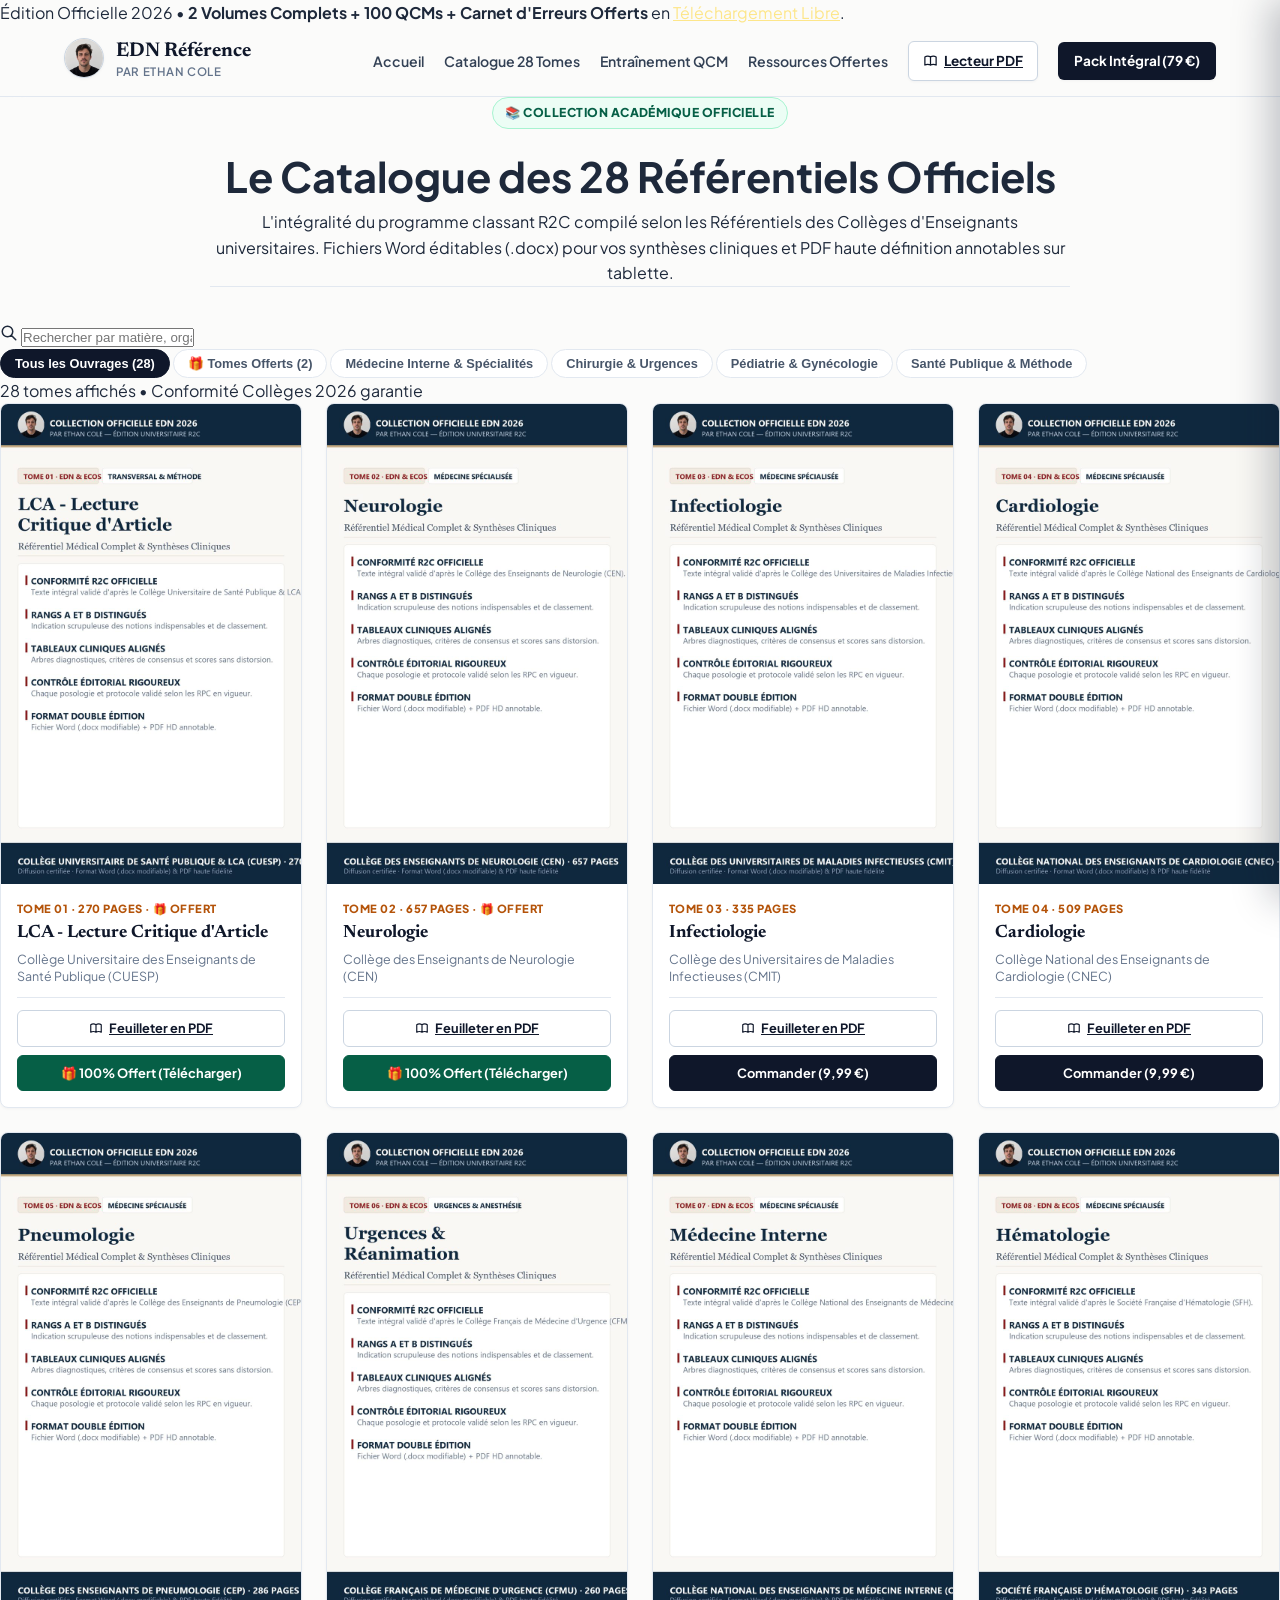
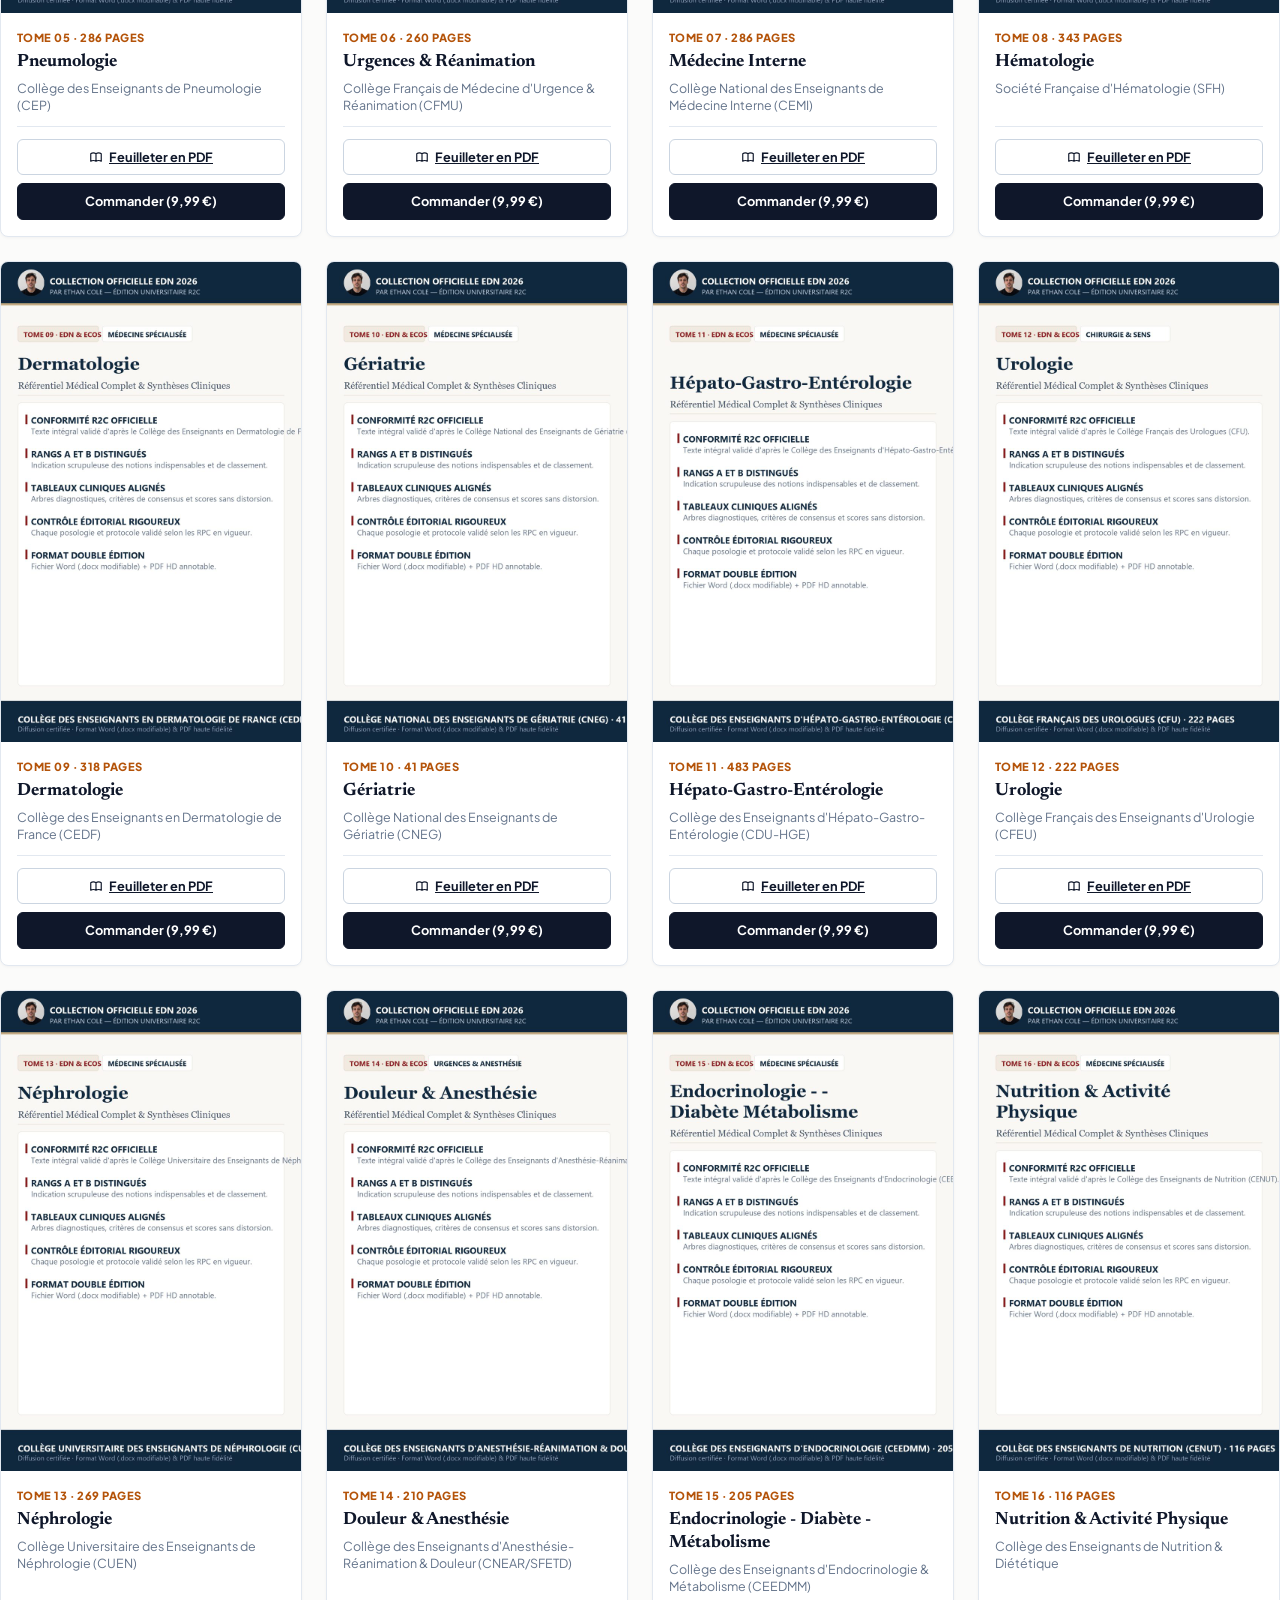
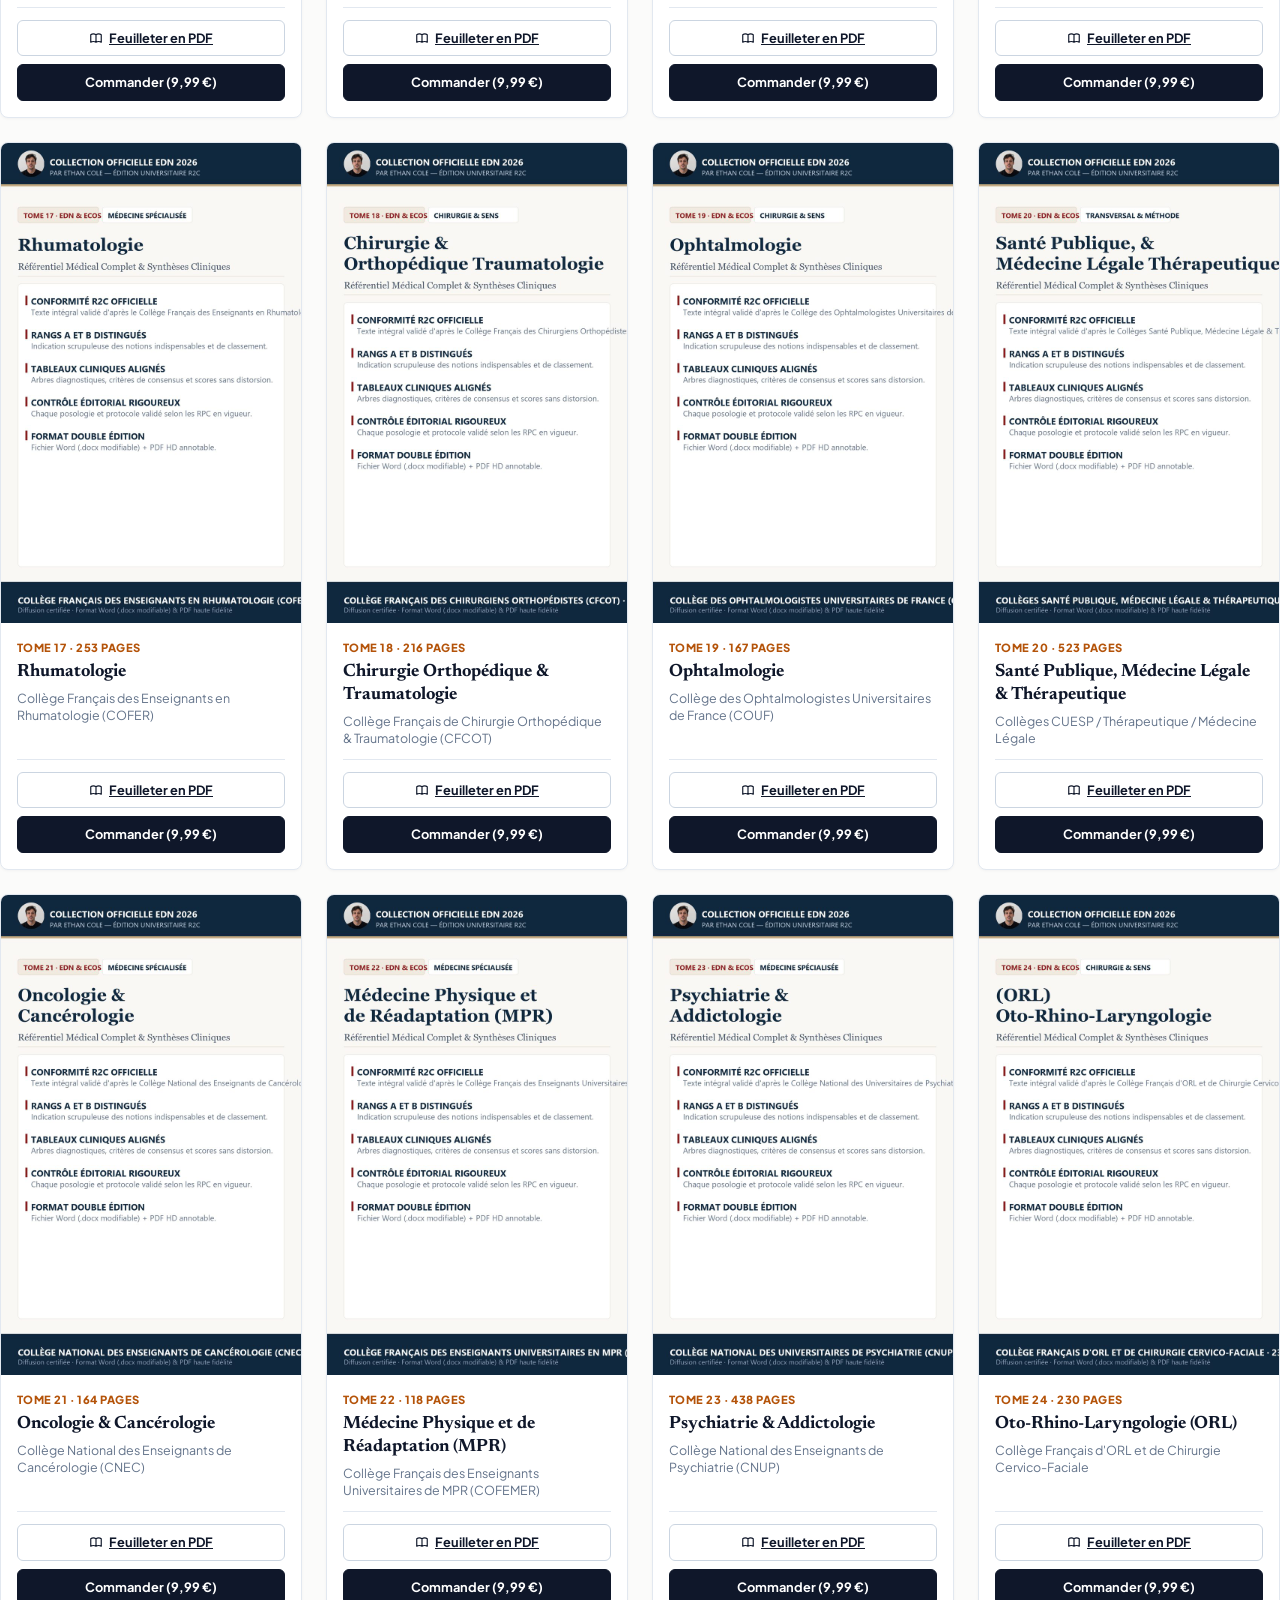
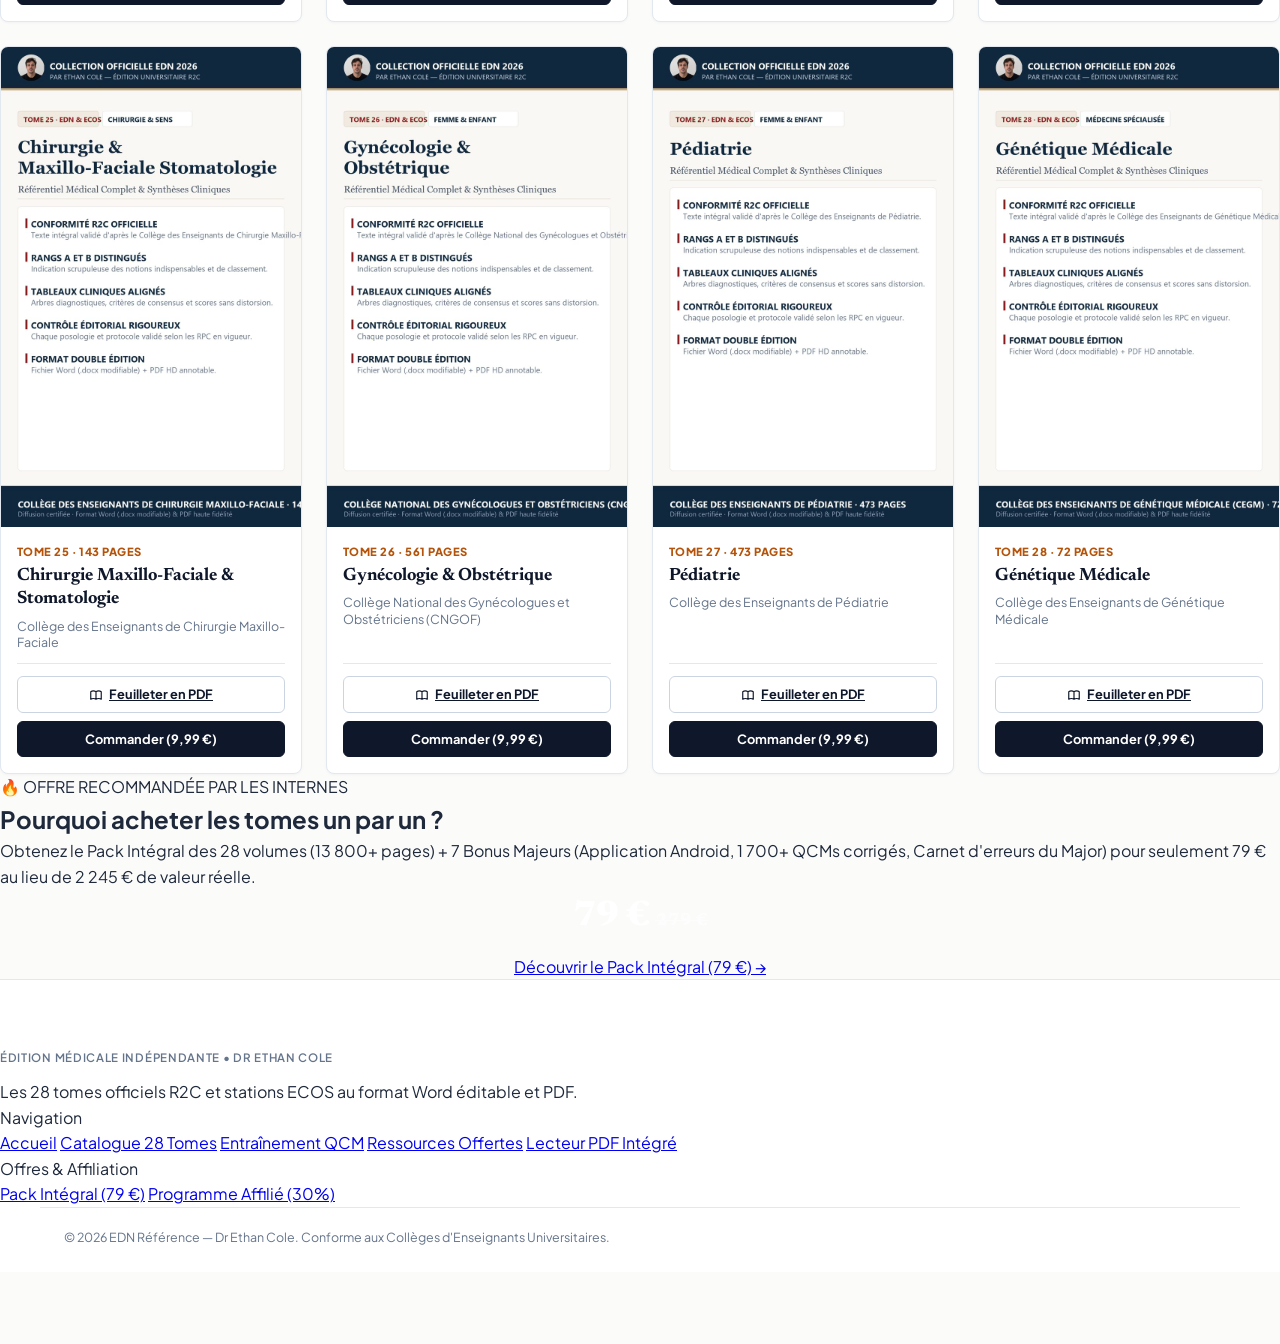
<file: catalogue.html>
<!DOCTYPE html>
<html lang="fr">
<head>
  <meta charset="UTF-8">
  <meta name="viewport" content="width=device-width, initial-scale=1.0">
  <title>Catalogue des 28 Référentiels Médicaux Officiels EDN R2C | Ethan Cole</title>
  <meta name="description" content="Découvrez le catalogue intégral des 28 tomes médicaux officiels pour la préparation des EDN et ECOS. Formats Word (.docx) et PDF HD, conformes aux Collèges d'Enseignants universitaires.">
  <link rel="canonical" href="https://edn-store.vercel.app/catalogue">
  <meta name="robots" content="index, follow">

  <!-- Favicon -->
  <link rel="icon" type="image/x-icon" href="/favicon.ico">

  <!-- Open Graph -->
  <meta property="og:type" content="website">
  <meta property="og:url" content="https://edn-store.vercel.app/catalogue">
  <meta property="og:title" content="Catalogue des 28 Référentiels Médicaux EDN 2026">
  <meta property="og:description" content="Les 28 tomes complets conformes R2C en format Word éditable et PDF. Feuilleter en ligne ou télécharger les tomes offerts.">
  <meta property="og:image" content="https://edn-store.vercel.app/logo.jpg">

  <!-- Fonts -->
  <link rel="preconnect" href="https://fonts.googleapis.com">
  <link rel="preconnect" href="https://fonts.gstatic.com" crossorigin>
  <link href="https://fonts.googleapis.com/css2?family=Newsreader:ital,opsz,wght@0,6..72,400;0,6..72,600;0,6..72,700;1,6..72,400&family=Plus+Jakarta+Sans:wght@400;500;600;700;800&display=swap" rel="stylesheet">

  <link rel="stylesheet" href="style.css">
</head>
<body>

  <!-- Top Notification Bar -->
  <aside class="top-announcement-bar" role="region" aria-label="Annonce officielle">
    <div class="announcement-content">
      <span class="announcement-pulse"></span>
      <span>Édition Officielle 2026 • <strong>2 Volumes Complets + 100 QCMs + Carnet d'Erreurs Offerts</strong> en <a href="gratuit.html" style="color: #FDE68A; text-decoration: underline;">Téléchargement Libre</a>.</span>
    </div>
  </aside>

  <!-- Sticky Header -->
  <header class="site-header" role="banner">
    <div class="header-container">
      <a href="index.html" class="brand-link" aria-label="Retour à l'accueil EDN Référence">
        <div class="brand-avatar-wrap">
          <img src="logo.jpg" alt="Dr Ethan Cole" class="brand-avatar">
          <span class="brand-status-dot" title="Édition vérifiée 2026"></span>
        </div>
        <div class="brand-meta">
          <span class="brand-name">EDN Référence</span>
          <span class="brand-sub">Par Ethan Cole</span>
        </div>
      </a>

      <!-- Desktop Navigation -->
      <nav class="nav-desktop" aria-label="Navigation principale">
        <a href="index.html" class="nav-link">Accueil</a>
        <a href="catalogue.html" class="nav-link active">Catalogue 28 Tomes</a>
        <a href="qcm.html" class="nav-link">Entraînement QCM</a>
        <a href="gratuit.html" class="nav-link">Ressources Offertes</a>
        <a href="reader.html?book=01-lca" class="nav-btn-outline">
          <svg width="15" height="15" fill="none" stroke="currentColor" stroke-width="2" viewBox="0 0 24 24"><path stroke-linecap="round" stroke-linejoin="round" d="M12 6.253v13m0-13C10.832 5.477 9.246 5 7.5 5S4.168 5.477 3 6.253v13C4.168 18.477 5.754 18 7.5 18s3.332.477 4.5 1.253m0-13C13.168 5.477 14.754 5 16.5 5c1.747 0 3.332.477 4.5 1.253v13C19.832 18.477 18.247 18 16.5 18c-1.746 0-3.332.477-4.5 1.253"/></svg>
          <span>Lecteur PDF</span>
        </a>
        <a href="pack.html" class="nav-btn-primary">
          Pack Intégral (79 €)
        </a>
      </nav>

      <!-- Mobile Hamburger Button -->
      <button class="mobile-menu-toggle" id="mobileMenuToggle" aria-label="Ouvrir le menu de navigation" aria-expanded="false" onclick="toggleMobileDrawer()">
        <span class="hamburger-line"></span>
        <span class="hamburger-line"></span>
        <span class="hamburger-line"></span>
      </button>
    </div>
  </header>

  <!-- Mobile Drawer -->
  <div class="mobile-drawer-backdrop" id="mobileDrawerBackdrop" onclick="closeMobileDrawer()"></div>
  <aside class="mobile-drawer" id="mobileDrawer" role="dialog" aria-modal="true" aria-label="Menu de navigation mobile">
    <div class="mobile-drawer-header">
      <div class="brand-meta">
        <span class="brand-name">EDN Référence</span>
        <span class="brand-sub">Par Ethan Cole</span>
      </div>
      <button class="mobile-drawer-close" onclick="closeMobileDrawer()" aria-label="Fermer le menu">&times;</button>
    </div>
    <nav class="mobile-drawer-links">
      <a href="index.html" class="mobile-nav-link" onclick="closeMobileDrawer()">Accueil</a>
      <a href="catalogue.html" class="mobile-nav-link active" onclick="closeMobileDrawer()">Catalogue 28 Tomes</a>
      <a href="qcm.html" class="mobile-nav-link" onclick="closeMobileDrawer()">Entraînement QCM</a>
      <a href="gratuit.html" class="mobile-nav-link" onclick="closeMobileDrawer()">Ressources Offertes</a>
      <a href="reader.html?book=01-lca" class="mobile-nav-pdf-btn" onclick="closeMobileDrawer()">Lecteur PDF Intégré</a>
    </nav>
    <div class="mobile-drawer-footer">
      <a href="pack.html" class="btn-drawer-bundle">Pack Intégral (79 €)</a>
      <p class="drawer-guarantee-text">28 Tomes Word + PDF • Accès Immédiat</p>
    </div>
  </aside>

  <!-- Main Catalogue Content -->
  <main class="page-container" id="mainContent">
    <header class="section-head" style="text-align: center; max-width: 860px; margin: 0 auto 36px;">
      <div class="arsenal-badge">📚 COLLECTION ACADÉMIQUE OFFICIELLE</div>
      <h1 class="section-title" style="font-size: 2.6rem;">Le Catalogue des 28 Référentiels Officiels</h1>
      <p class="section-subtitle">
        L'intégralité du programme classant R2C compilé selon les Référentiels des Collèges d'Enseignants universitaires. Fichiers Word éditables (.docx) pour vos synthèses cliniques et PDF haute définition annotables sur tablette.
      </p>
    </header>

    <!-- Search & Filter Controls -->
    <div class="catalog-controls-card">
      <div class="search-box">
        <svg class="search-icon" width="18" height="18" fill="none" stroke="currentColor" stroke-width="2" viewBox="0 0 24 24"><path stroke-linecap="round" stroke-linejoin="round" d="M21 21l-6-6m2-5a7 7 0 11-14 0 7 7 0 0114 0z"/></svg>
        <input type="text" id="catalogSearchInput" class="search-input" placeholder="Rechercher par matière, organe, collège (CEN, CMIT, Cardio, LCA...)" oninput="filterCatalog()" aria-label="Rechercher dans le catalogue">
      </div>

      <div class="category-filters-row">
        <button class="filter-btn active" onclick="setCategoryFilter('all', this)">Tous les Ouvrages (28)</button>
        <button class="filter-btn" onclick="setCategoryFilter('free', this)">🎁 Tomes Offerts (2)</button>
        <button class="filter-btn" onclick="setCategoryFilter('interne', this)">Médecine Interne & Spécialités</button>
        <button class="filter-btn" onclick="setCategoryFilter('chirurgie', this)">Chirurgie & Urgences</button>
        <button class="filter-btn" onclick="setCategoryFilter('pediatrie', this)">Pédiatrie & Gynécologie</button>
        <button class="filter-btn" onclick="setCategoryFilter('transversales', this)">Santé Publique & Méthode</button>
      </div>

      <div class="catalog-meta-info" id="catalogResultsCount">
        28 tomes affichés • Conformité Collèges 2026 garantie
      </div>
    </div>

    <!-- Books Dynamic Grid -->
    <div class="books-grid" id="catalogGrid">
      <!-- Injected by app.js -->
    </div>

    <!-- Grand Slam Value Banner -->
    <section class="bundle-cta-banner">
      <div class="bundle-cta-inner">
        <div>
          <span class="bundle-cta-tag">🔥 OFFRE RECOMMANDÉE PAR LES INTERNES</span>
          <h2 class="bundle-cta-title">Pourquoi acheter les tomes un par un ?</h2>
          <p class="bundle-cta-desc">
            Obtenez le Pack Intégral des 28 volumes (13 800+ pages) + 7 Bonus Majeurs (Application Android, 1 700+ QCMs corrigés, Carnet d'erreurs du Major) pour seulement 79 € au lieu de 2 245 € de valeur réelle.
          </p>
        </div>
        <div style="text-align: center;">
          <div style="font-size: 2.2rem; font-weight: 800; color: #FFFFFF; font-family: var(--font-serif); margin-bottom: 8px;">
            79 € <span style="font-size: 1.1rem; text-decoration: line-through; opacity: 0.7;">279 €</span>
          </div>
          <a href="pack.html" class="btn-bundle-banner-cta">
            Découvrir le Pack Intégral (79 €) →
          </a>
        </div>
      </div>
    </section>
  </main>

  <!-- Site Footer -->
  <footer class="site-footer">
    <div class="footer-container">
      <div class="footer-brand">
        <div class="brand-meta" style="margin-bottom: 12px;">
          <span class="brand-name" style="color: #FFFFFF; font-size: 1.1rem;">EDN Référence</span>
          <span class="brand-sub">Édition Médicale Indépendante • Dr Ethan Cole</span>
        </div>
        <p class="footer-desc">
          Les 28 tomes officiels R2C et stations ECOS au format Word éditable et PDF.
        </p>
      </div>
      <div class="footer-links-col">
        <div class="footer-col-title">Navigation</div>
        <a href="index.html" class="footer-link">Accueil</a>
        <a href="catalogue.html" class="footer-link">Catalogue 28 Tomes</a>
        <a href="qcm.html" class="footer-link">Entraînement QCM</a>
        <a href="gratuit.html" class="footer-link">Ressources Offertes</a>
        <a href="reader.html?book=01-lca" class="footer-link">Lecteur PDF Intégré</a>
      </div>
      <div class="footer-links-col">
        <div class="footer-col-title">Offres & Affiliation</div>
        <a href="pack.html" class="footer-link">Pack Intégral (79 €)</a>
        <a href="https://edgettrading.gumroad.com/affiliates" target="_blank" rel="noopener noreferrer" class="footer-link">Programme Affilié (30%)</a>
      </div>
    </div>
    <div class="footer-bottom">
      <div>© 2026 EDN Référence — Dr Ethan Cole. Conforme aux Collèges d'Enseignants Universitaires.</div>
    </div>
  </footer>

  <script src="app.js"></script>
</body>
</html>
</file>
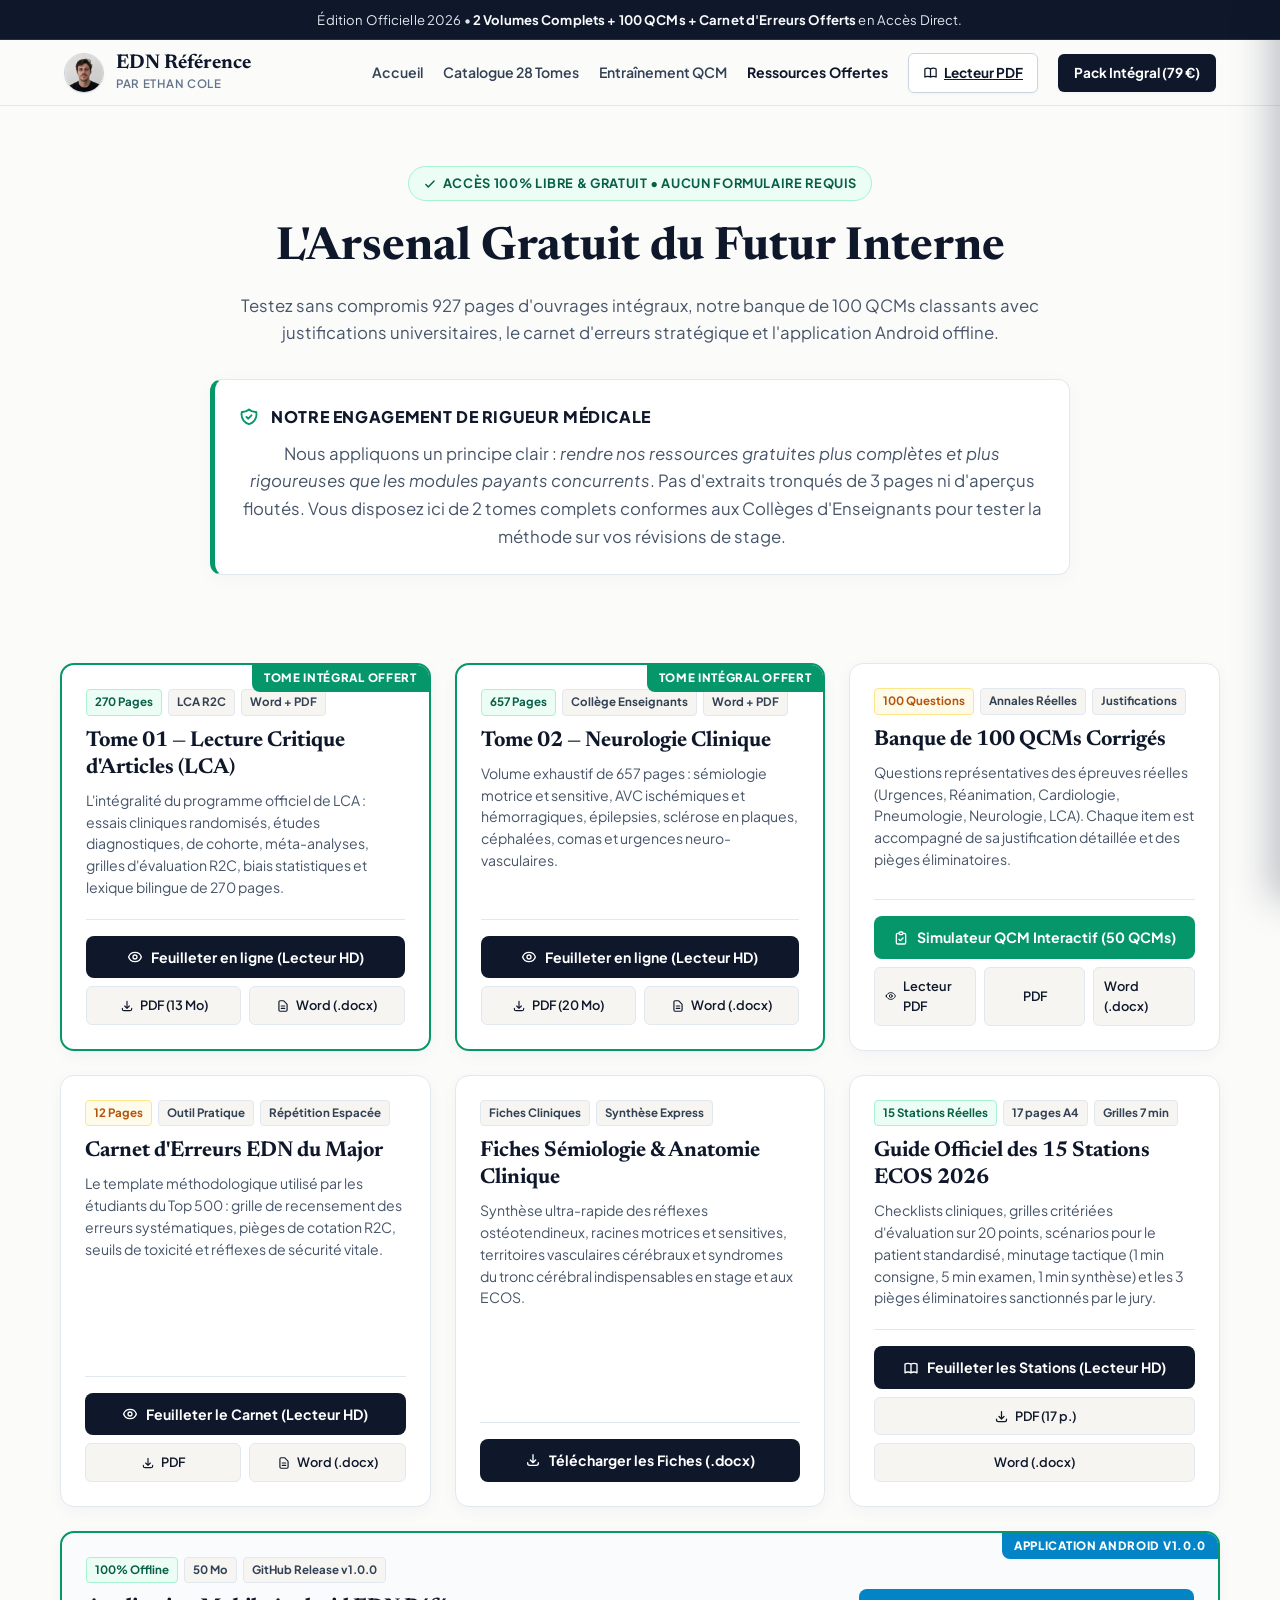
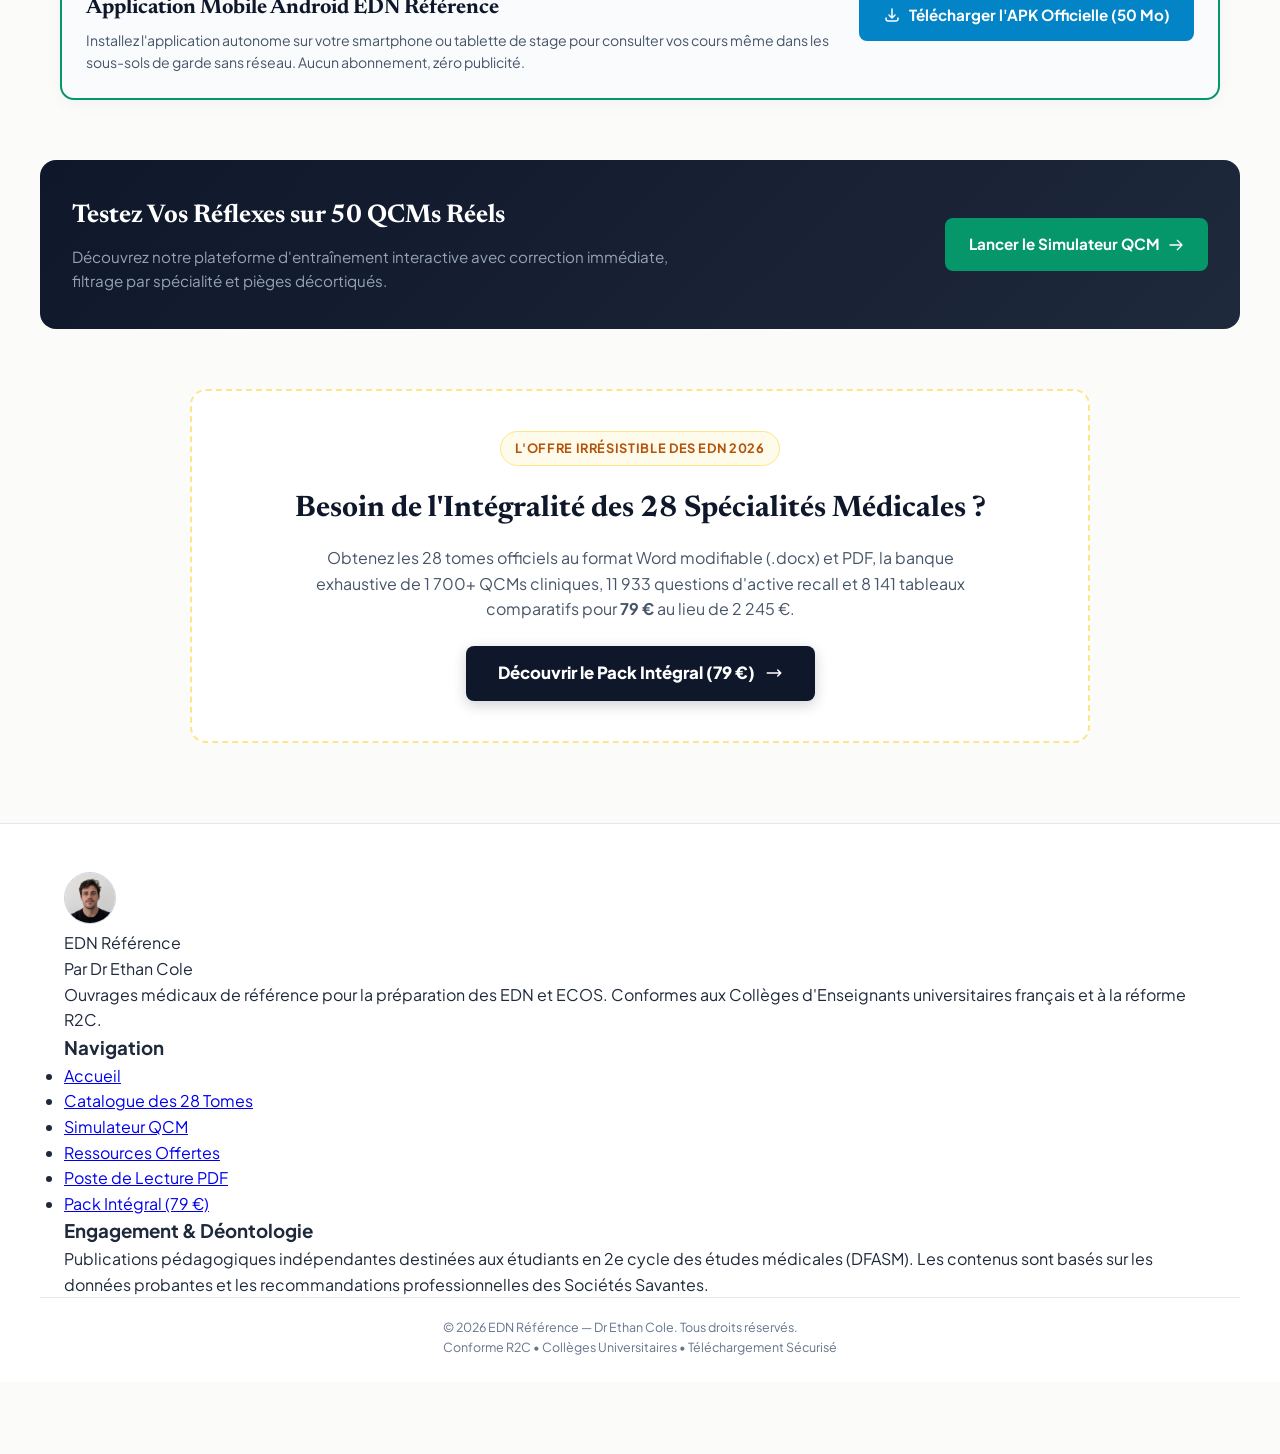
<file: gratuit.html>
<!DOCTYPE html>
<html lang="fr">
<head>
  <meta charset="UTF-8">
  <meta name="viewport" content="width=device-width, initial-scale=1.0">
  <title>Ressources Médicales Gratuites EDN & ECOS 2026 | Ethan Cole</title>
  <meta name="description" content="Téléchargez gratuitement 2 tomes intégraux (Tome 1 LCA 270p, Tome 2 Neurologie 657p), la banque de 100 QCMs corrigés, le carnet d'erreurs et l'APK Android hors-ligne.">
  <link rel="canonical" href="https://edn-store.vercel.app/gratuit">
  <meta name="robots" content="index, follow">

  <!-- Favicon -->
  <link rel="icon" type="image/x-icon" href="/favicon.ico">

  <!-- Open Graph -->
  <meta property="og:type" content="website">
  <meta property="og:url" content="https://edn-store.vercel.app/gratuit">
  <meta property="og:title" content="Ressources Médicales Gratuites EDN & ECOS 2026 — 2 Tomes Offerts">
  <meta property="og:description" content="2 volumes intégraux conformes aux Collèges (LCA 270p + Neuro 657p), 100 QCMs classants et Carnet d'Erreurs en téléchargement libre.">
  <meta property="og:image" content="https://edn-store.vercel.app/logo.jpg">

  <!-- Fonts -->
  <link rel="preconnect" href="https://fonts.googleapis.com">
  <link rel="preconnect" href="https://fonts.gstatic.com" crossorigin>
  <link href="https://fonts.googleapis.com/css2?family=Newsreader:ital,opsz,wght@0,6..72,400;0,6..72,600;0,6..72,700;1,6..72,400&family=Plus+Jakarta+Sans:wght@400;500;600;700;800&display=swap" rel="stylesheet">

  <link rel="stylesheet" href="style.css">

  <style>
    .free-hero {
      text-align: center;
      padding: 60px 20px 40px;
      max-width: 900px;
      margin: 0 auto;
    }
    .free-badge-pill {
      display: inline-flex;
      align-items: center;
      gap: 6px;
      background: var(--emerald-light);
      color: var(--emerald-dark);
      border: 1px solid var(--emerald-border);
      padding: 6px 14px;
      border-radius: 20px;
      font-size: 0.8rem;
      font-weight: 700;
      text-transform: uppercase;
      letter-spacing: 0.05em;
      margin-bottom: 20px;
    }
    .free-hero h1 {
      font-family: var(--font-serif);
      font-size: clamp(2rem, 4vw, 2.85rem);
      color: var(--navy);
      font-weight: 700;
      line-height: 1.2;
      margin-bottom: 16px;
    }
    .free-hero p {
      font-size: 1.05rem;
      color: var(--ink-muted);
      line-height: 1.65;
    }

    .hormozi-callout {
      background: #FFFFFF;
      border: 1.5px solid var(--border);
      border-left: 5px solid var(--emerald);
      border-radius: 12px;
      padding: 24px;
      margin: 32px auto 48px;
      max-width: 960px;
      box-shadow: 0 4px 20px rgba(0,0,0,0.03);
    }
    .hormozi-callout-header {
      display: flex;
      align-items: center;
      gap: 12px;
      margin-bottom: 10px;
    }
    .hormozi-callout-title {
      font-weight: 800;
      color: var(--navy);
      font-size: 1rem;
      text-transform: uppercase;
      letter-spacing: 0.04em;
    }
    .hormozi-callout-text {
      color: var(--ink-muted);
      font-size: 0.92rem;
      line-height: 1.6;
    }

    .free-grid {
      display: grid;
      grid-template-columns: repeat(auto-fill, minmax(320px, 1fr));
      gap: 24px;
      max-width: 1200px;
      margin: 0 auto 60px;
      padding: 0 20px;
    }

    .free-card {
      background: var(--bg-card);
      border: 1px solid var(--border);
      border-radius: 14px;
      overflow: hidden;
      display: flex;
      flex-direction: column;
      box-shadow: 0 4px 16px rgba(15, 23, 42, 0.04);
      transition: transform 0.2s ease, box-shadow 0.2s ease, border-color 0.2s ease;
    }
    .free-card:hover {
      transform: translateY(-3px);
      box-shadow: 0 10px 28px rgba(15, 23, 42, 0.08);
      border-color: var(--border-dark);
    }
    .free-card.featured-card {
      border: 2px solid var(--emerald);
      position: relative;
    }
    .featured-badge-top {
      background: var(--emerald);
      color: #FFFFFF;
      font-size: 0.72rem;
      font-weight: 800;
      text-transform: uppercase;
      letter-spacing: 0.06em;
      padding: 4px 12px;
      position: absolute;
      top: 0;
      right: 0;
      border-bottom-left-radius: 8px;
    }

    .free-card-body {
      padding: 24px;
      display: flex;
      flex-direction: column;
      flex: 1;
    }
    .free-card-tags {
      display: flex;
      flex-wrap: wrap;
      gap: 6px;
      margin-bottom: 12px;
    }
    .free-tag {
      font-size: 0.72rem;
      font-weight: 700;
      padding: 3px 8px;
      border-radius: 4px;
      background: var(--bg-subtle);
      color: var(--navy-muted);
      border: 1px solid var(--border);
    }
    .free-tag.tag-emerald {
      background: var(--emerald-light);
      color: var(--emerald-dark);
      border-color: var(--emerald-border);
    }
    .free-tag.tag-gold {
      background: var(--gold-light);
      color: var(--gold);
      border-color: var(--gold-border);
    }

    .free-card-title {
      font-family: var(--font-serif);
      font-size: 1.35rem;
      font-weight: 700;
      color: var(--navy);
      line-height: 1.25;
      margin-bottom: 8px;
    }
    .free-card-desc {
      font-size: 0.88rem;
      color: var(--ink-muted);
      line-height: 1.55;
      margin-bottom: 20px;
      flex: 1;
    }

    .free-card-actions {
      display: flex;
      flex-direction: column;
      gap: 8px;
      border-top: 1px solid var(--border);
      padding-top: 16px;
    }
    .btn-free-read {
      display: inline-flex;
      align-items: center;
      justify-content: center;
      gap: 8px;
      background: var(--navy);
      color: #FFFFFF;
      font-weight: 700;
      font-size: 0.88rem;
      padding: 10px 16px;
      border-radius: 8px;
      text-decoration: none;
      transition: background 0.15s ease;
    }
    .btn-free-read:hover {
      background: var(--navy-light);
      color: #FFFFFF;
    }
    .btn-free-download-row {
      display: flex;
      gap: 8px;
    }
    .btn-free-dl {
      flex: 1;
      display: inline-flex;
      align-items: center;
      justify-content: center;
      gap: 6px;
      background: var(--bg-subtle);
      border: 1px solid var(--border);
      color: var(--navy);
      font-weight: 600;
      font-size: 0.8rem;
      padding: 8px 10px;
      border-radius: 6px;
      text-decoration: none;
      transition: all 0.15s ease;
    }
    .btn-free-dl:hover {
      background: #FFFFFF;
      border-color: var(--border-dark);
      color: var(--navy);
    }

    .banner-qcm-bridge {
      background: linear-gradient(135deg, #0F172A 0%, #1E293B 100%);
      color: #FFFFFF;
      border-radius: 16px;
      padding: 36px 32px;
      margin: 0 auto 60px;
      max-width: 1200px;
      display: flex;
      align-items: center;
      justify-content: space-between;
      gap: 24px;
      flex-wrap: wrap;
    }
    .banner-qcm-bridge h2 {
      font-family: var(--font-serif);
      font-size: 1.6rem;
      margin-bottom: 8px;
      color: #FFFFFF;
    }
    .banner-qcm-bridge p {
      color: #94A3B8;
      font-size: 0.95rem;
      max-width: 600px;
    }
    .btn-bridge-action {
      background: var(--emerald);
      color: #FFFFFF;
      font-weight: 700;
      font-size: 0.95rem;
      padding: 14px 24px;
      border-radius: 8px;
      text-decoration: none;
      display: inline-flex;
      align-items: center;
      gap: 8px;
      transition: background 0.15s ease;
    }
    .btn-bridge-action:hover {
      background: var(--emerald-dark);
      color: #FFFFFF;
    }

    .bridge-to-pack {
      background: #FFFFFF;
      border: 2px dashed var(--gold-border);
      border-radius: 16px;
      padding: 40px 28px;
      text-align: center;
      max-width: 900px;
      margin: 0 auto 80px;
    }
    .bridge-to-pack h2 {
      font-family: var(--font-serif);
      font-size: 1.85rem;
      color: var(--navy);
      margin-bottom: 12px;
    }
    .bridge-to-pack p {
      color: var(--ink-muted);
      font-size: 1rem;
      max-width: 680px;
      margin: 0 auto 24px;
      line-height: 1.6;
    }
    .btn-pack-highlight {
      display: inline-flex;
      align-items: center;
      gap: 10px;
      background: var(--navy);
      color: #FFFFFF;
      font-size: 1.05rem;
      font-weight: 800;
      padding: 14px 32px;
      border-radius: 8px;
      text-decoration: none;
      box-shadow: 0 4px 14px rgba(15, 23, 42, 0.2);
      transition: all 0.15s ease;
    }
    .btn-pack-highlight:hover {
      background: var(--navy-light);
      transform: translateY(-2px);
      box-shadow: 0 6px 20px rgba(15, 23, 42, 0.25);
    }
  </style>
</head>
<body>

  <!-- Top Announcement Bar -->
  <div class="top-announcement">
    Édition Officielle 2026 • <strong>2 Volumes Complets + 100 QCMs + Carnet d'Erreurs Offerts</strong> en Accès Direct.
  </div>

  <!-- Header -->
  <header>
    <div class="header-inner">
      <a href="index.html" class="brand-link">
        <img src="logo.jpg" alt="Ethan Cole" class="brand-avatar">
        <div class="brand-meta">
          <span class="brand-name">EDN Référence</span>
          <span class="brand-sub">Par Ethan Cole</span>
        </div>
      </a>
      <nav class="header-nav">
        <a href="index.html" class="nav-link">Accueil</a>
        <a href="catalogue.html" class="nav-link">Catalogue 28 Tomes</a>
        <a href="qcm.html" class="nav-link">Entraînement QCM</a>
        <a href="gratuit.html" class="nav-link active" style="color: var(--navy); font-weight: 700;">Ressources Offertes</a>
        <a href="reader.html?doc=EDN-Tome-01-LCA-Offert.pdf" class="btn-header-pdf">
          <svg width="15" height="15" fill="none" stroke="currentColor" stroke-width="2" viewBox="0 0 24 24"><path stroke-linecap="round" stroke-linejoin="round" d="M12 6.253v13m0-13C10.832 5.477 9.246 5 7.5 5S4.168 5.477 3 6.253v13C4.168 18.477 5.754 18 7.5 18s3.332.477 4.5 1.253m0-13C13.168 5.477 14.754 5 16.5 5c1.747 0 3.332.477 4.5 1.253v13C19.832 18.477 18.247 18 16.5 18c-1.746 0-3.332.477-4.5 1.253"/></svg>
          Lecteur PDF
        </a>
        <a href="pack.html" class="btn-header-bundle">
          Pack Intégral (79 €)
        </a>
      </nav>
      <button class="mobile-menu-toggle" id="mobileMenuToggle" aria-label="Ouvrir le menu de navigation" aria-expanded="false" onclick="toggleMobileDrawer()">
        <span class="hamburger-line"></span>
        <span class="hamburger-line"></span>
        <span class="hamburger-line"></span>
      </button>
    </div>
  </header>

  <!-- Mobile Drawer Backdrop -->
  <div class="mobile-drawer-backdrop" id="mobileDrawerBackdrop" onclick="closeMobileDrawer()"></div>
  <aside class="mobile-drawer" id="mobileDrawer" role="dialog" aria-modal="true" aria-label="Menu de navigation mobile">
    <div class="mobile-drawer-header">
      <div class="brand-meta">
        <span class="brand-name">EDN Référence</span>
        <span class="brand-sub">Par Ethan Cole</span>
      </div>
      <button class="mobile-drawer-close" onclick="closeMobileDrawer()" aria-label="Fermer le menu">&times;</button>
    </div>
    <nav class="mobile-drawer-links">
      <a href="index.html" class="mobile-nav-link" onclick="closeMobileDrawer()">Accueil</a>
      <a href="catalogue.html" class="mobile-nav-link" onclick="closeMobileDrawer()">Catalogue 28 Tomes</a>
      <a href="qcm.html" class="mobile-nav-link" onclick="closeMobileDrawer()">Entraînement QCM</a>
      <a href="gratuit.html" class="mobile-nav-link active" onclick="closeMobileDrawer()">Ressources Offertes</a>
      <a href="reader.html?doc=EDN-Tome-01-LCA-Offert.pdf" class="mobile-nav-pdf-btn" onclick="closeMobileDrawer()">Lecteur PDF Intégré</a>
    </nav>
    <div style="padding: 20px 18px; border-top: 1px solid var(--border);">
      <a href="pack.html" class="btn-header-bundle" style="width: 100%; justify-content: center; padding: 12px;">Pack Intégral (79 €)</a>
      <p style="font-size: 0.75rem; color: var(--ink-faint); text-align: center; margin-top: 10px;">Accès Immédiat • 28 Tomes Word + PDF</p>
    </div>
  </aside>

  <!-- Hero Section -->
  <section class="free-hero">
    <div class="free-badge-pill">
      <svg width="14" height="14" fill="none" stroke="currentColor" stroke-width="2.5" viewBox="0 0 24 24"><path stroke-linecap="round" stroke-linejoin="round" d="M5 13l4 4L19 7"/></svg>
      Accès 100% Libre & Gratuit • Aucun Formulaire Requis
    </div>
    <h1>L'Arsenal Gratuit du Futur Interne</h1>
    <p>
      Testez sans compromis 927 pages d'ouvrages intégraux, notre banque de 100 QCMs classants avec justifications universitaires, le carnet d'erreurs stratégique et l'application Android offline.
    </p>

    <!-- Hormozi Value Principle -->
    <div class="hormozi-callout">
      <div class="hormozi-callout-header">
        <svg width="20" height="20" fill="none" stroke="var(--emerald)" stroke-width="2.2" viewBox="0 0 24 24"><path stroke-linecap="round" stroke-linejoin="round" d="M9 12l2 2 4-4m5.618-4.016A11.955 11.955 0 0112 2.944a11.955 11.955 0 01-8.618 3.04A12.02 12.02 0 003 9c0 5.591 3.824 10.29 9 11.622 5.176-1.332 9-6.03 9-11.622 0-1.042-.133-2.052-.382-3.016z"/></svg>
        <span class="hormozi-callout-title">Notre Engagement de Rigueur Médicale</span>
      </div>
      <p class="hormozi-callout-text">
        Nous appliquons un principe clair : <em>rendre nos ressources gratuites plus complètes et plus rigoureuses que les modules payants concurrents</em>. Pas d'extraits tronqués de 3 pages ni d'aperçus floutés. Vous disposez ici de 2 tomes complets conformes aux Collèges d'Enseignants pour tester la méthode sur vos révisions de stage.
      </p>
    </div>
  </section>

  <!-- Free Resources Grid -->
  <main class="free-grid" id="freeGrid">

    <!-- Card 1: Tome 1 LCA -->
    <div class="free-card featured-card">
      <span class="featured-badge-top">Tome Intégral Offert</span>
      <div class="free-card-body">
        <div class="free-card-tags">
          <span class="free-tag tag-emerald">270 Pages</span>
          <span class="free-tag">LCA R2C</span>
          <span class="free-tag">Word + PDF</span>
        </div>
        <h2 class="free-card-title">Tome 01 — Lecture Critique d'Articles (LCA)</h2>
        <p class="free-card-desc">
          L'intégralité du programme officiel de LCA : essais cliniques randomisés, études diagnostiques, de cohorte, méta-analyses, grilles d'évaluation R2C, biais statistiques et lexique bilingue de 270 pages.
        </p>
        <div class="free-card-actions">
          <a href="reader.html?doc=EDN-Tome-01-LCA-Offert.pdf" class="btn-free-read">
            <svg width="16" height="16" fill="none" stroke="currentColor" stroke-width="2" viewBox="0 0 24 24"><path stroke-linecap="round" stroke-linejoin="round" d="M15 12a3 3 0 11-6 0 3 3 0 016 0z"/><path stroke-linecap="round" stroke-linejoin="round" d="M2.458 12C3.732 7.943 7.523 5 12 5c4.478 0 8.268 2.943 9.542 7-1.274 4.057-5.064 7-9.542 7-4.477 0-8.268-2.943-9.542-7z"/></svg>
            Feuilleter en ligne (Lecteur HD)
          </a>
          <div class="btn-free-download-row">
            <a href="EDN-Tome-01-LCA-Offert.pdf" download class="btn-free-dl" title="Télécharger le PDF">
              <svg width="14" height="14" fill="none" stroke="currentColor" stroke-width="2" viewBox="0 0 24 24"><path stroke-linecap="round" stroke-linejoin="round" d="M4 16v1a3 3 0 003 3h10a3 3 0 003-3v-1m-4-4l-4 4m0 0l-4-4m4 4V4"/></svg>
              PDF (13 Mo)
            </a>
            <a href="EDN-Tome-01-LCA-Offert.docx" download class="btn-free-dl" title="Télécharger le Word modifiable">
              <svg width="14" height="14" fill="none" stroke="currentColor" stroke-width="2" viewBox="0 0 24 24"><path stroke-linecap="round" stroke-linejoin="round" d="M9 12h6m-6 4h6m2 5H7a2 2 0 01-2-2V5a2 2 0 012-2h5.586a1 1 0 01.707.293l5.414 5.414a1 1 0 01.293.707V19a2 2 0 01-2 2z"/></svg>
              Word (.docx)
            </a>
          </div>
        </div>
      </div>
    </div>

    <!-- Card 2: Tome 2 Neurologie -->
    <div class="free-card featured-card">
      <span class="featured-badge-top">Tome Intégral Offert</span>
      <div class="free-card-body">
        <div class="free-card-tags">
          <span class="free-tag tag-emerald">657 Pages</span>
          <span class="free-tag">Collège Enseignants</span>
          <span class="free-tag">Word + PDF</span>
        </div>
        <h2 class="free-card-title">Tome 02 — Neurologie Clinique</h2>
        <p class="free-card-desc">
          Volume exhaustif de 657 pages : sémiologie motrice et sensitive, AVC ischémiques et hémorragiques, épilepsies, sclérose en plaques, céphalées, comas et urgences neuro-vasculaires.
        </p>
        <div class="free-card-actions">
          <a href="reader.html?doc=EDN-Tome-02-Neurologie-Offert.pdf" class="btn-free-read">
            <svg width="16" height="16" fill="none" stroke="currentColor" stroke-width="2" viewBox="0 0 24 24"><path stroke-linecap="round" stroke-linejoin="round" d="M15 12a3 3 0 11-6 0 3 3 0 016 0z"/><path stroke-linecap="round" stroke-linejoin="round" d="M2.458 12C3.732 7.943 7.523 5 12 5c4.478 0 8.268 2.943 9.542 7-1.274 4.057-5.064 7-9.542 7-4.477 0-8.268-2.943-9.542-7z"/></svg>
            Feuilleter en ligne (Lecteur HD)
          </a>
          <div class="btn-free-download-row">
            <a href="EDN-Tome-02-Neurologie-Offert.pdf" download class="btn-free-dl" title="Télécharger le PDF">
              <svg width="14" height="14" fill="none" stroke="currentColor" stroke-width="2" viewBox="0 0 24 24"><path stroke-linecap="round" stroke-linejoin="round" d="M4 16v1a3 3 0 003 3h10a3 3 0 003-3v-1m-4-4l-4 4m0 0l-4-4m4 4V4"/></svg>
              PDF (20 Mo)
            </a>
            <a href="EDN-Tome-02-Neurologie-Offert.docx" download class="btn-free-dl" title="Télécharger le Word modifiable">
              <svg width="14" height="14" fill="none" stroke="currentColor" stroke-width="2" viewBox="0 0 24 24"><path stroke-linecap="round" stroke-linejoin="round" d="M9 12h6m-6 4h6m2 5H7a2 2 0 01-2-2V5a2 2 0 012-2h5.586a1 1 0 01.707.293l5.414 5.414a1 1 0 01.293.707V19a2 2 0 01-2 2z"/></svg>
              Word (.docx)
            </a>
          </div>
        </div>
      </div>
    </div>

    <!-- Card 3: 100 QCMs Corrigés -->
    <div class="free-card">
      <div class="free-card-body">
        <div class="free-card-tags">
          <span class="free-tag tag-gold">100 Questions</span>
          <span class="free-tag">Annales Réelles</span>
          <span class="free-tag">Justifications</span>
        </div>
        <h2 class="free-card-title">Banque de 100 QCMs Corrigés</h2>
        <p class="free-card-desc">
          Questions représentatives des épreuves réelles (Urgences, Réanimation, Cardiologie, Pneumologie, Neurologie, LCA). Chaque item est accompagné de sa justification détaillée et des pièges éliminatoires.
        </p>
        <div class="free-card-actions">
          <a href="qcm.html" class="btn-free-read" style="background: var(--emerald); border-color: var(--emerald);">
            <svg width="16" height="16" fill="none" stroke="currentColor" stroke-width="2" viewBox="0 0 24 24"><path stroke-linecap="round" stroke-linejoin="round" d="M9 5H7a2 2 0 00-2 2v12a2 2 0 002 2h10a2 2 0 002-2V7a2 2 0 00-2-2h-2M9 5a2 2 0 002 2h2a2 2 0 002-2M9 5a2 2 0 012-2h2a2 2 0 012 2m-6 9l2 2 4-4"/></svg>
            Simulateur QCM Interactif (50 QCMs)
          </a>
          <div class="btn-free-download-row">
            <a href="reader.html?doc=Banque-QCM-100-Questions-Corrigees.pdf" class="btn-free-dl" title="Feuilleter en ligne">
              <svg width="14" height="14" fill="none" stroke="currentColor" stroke-width="2" viewBox="0 0 24 24"><path stroke-linecap="round" stroke-linejoin="round" d="M15 12a3 3 0 11-6 0 3 3 0 016 0z"/><path stroke-linecap="round" stroke-linejoin="round" d="M2.458 12C3.732 7.943 7.523 5 12 5c4.478 0 8.268 2.943 9.542 7-1.274 4.057-5.064 7-9.542 7-4.477 0-8.268-2.943-9.542-7z"/></svg>
              Lecteur PDF
            </a>
            <a href="Banque-QCM-100-Questions-Corrigees.pdf" download class="btn-free-dl" title="Télécharger le PDF">
              PDF
            </a>
            <a href="Banque-QCM-100-Questions-Corrigees.docx" download class="btn-free-dl" title="Télécharger le Word">
              Word (.docx)
            </a>
          </div>
        </div>
      </div>
    </div>

    <!-- Card 4: Carnet d'Erreurs du Major -->
    <div class="free-card">
      <div class="free-card-body">
        <div class="free-card-tags">
          <span class="free-tag tag-gold">12 Pages</span>
          <span class="free-tag">Outil Pratique</span>
          <span class="free-tag">Répétition Espacée</span>
        </div>
        <h2 class="free-card-title">Carnet d'Erreurs EDN du Major</h2>
        <p class="free-card-desc">
          Le template méthodologique utilisé par les étudiants du Top 500 : grille de recensement des erreurs systématiques, pièges de cotation R2C, seuils de toxicité et réflexes de sécurité vitale.
        </p>
        <div class="free-card-actions">
          <a href="reader.html?doc=Carnet-d-Erreurs-EDN-Major-2025.pdf" class="btn-free-read">
            <svg width="16" height="16" fill="none" stroke="currentColor" stroke-width="2" viewBox="0 0 24 24"><path stroke-linecap="round" stroke-linejoin="round" d="M15 12a3 3 0 11-6 0 3 3 0 016 0z"/><path stroke-linecap="round" stroke-linejoin="round" d="M2.458 12C3.732 7.943 7.523 5 12 5c4.478 0 8.268 2.943 9.542 7-1.274 4.057-5.064 7-9.542 7-4.477 0-8.268-2.943-9.542-7z"/></svg>
            Feuilleter le Carnet (Lecteur HD)
          </a>
          <div class="btn-free-download-row">
            <a href="Carnet-d-Erreurs-EDN-Major-2025.pdf" download class="btn-free-dl">
              <svg width="14" height="14" fill="none" stroke="currentColor" stroke-width="2" viewBox="0 0 24 24"><path stroke-linecap="round" stroke-linejoin="round" d="M4 16v1a3 3 0 003 3h10a3 3 0 003-3v-1m-4-4l-4 4m0 0l-4-4m4 4V4"/></svg>
              PDF
            </a>
            <a href="Carnet-d-Erreurs-EDN-Major-2025.docx" download class="btn-free-dl">
              <svg width="14" height="14" fill="none" stroke="currentColor" stroke-width="2" viewBox="0 0 24 24"><path stroke-linecap="round" stroke-linejoin="round" d="M9 12h6m-6 4h6m2 5H7a2 2 0 01-2-2V5a2 2 0 012-2h5.586a1 1 0 01.707.293l5.414 5.414a1 1 0 01.293.707V19a2 2 0 01-2 2z"/></svg>
              Word (.docx)
            </a>
          </div>
        </div>
      </div>
    </div>

    <!-- Card 5: Fiches Sémiologie Neuro -->
    <div class="free-card">
      <div class="free-card-body">
        <div class="free-card-tags">
          <span class="free-tag">Fiches Cliniques</span>
          <span class="free-tag">Synthèse Express</span>
        </div>
        <h2 class="free-card-title">Fiches Sémiologie & Anatomie Clinique</h2>
        <p class="free-card-desc">
          Synthèse ultra-rapide des réflexes ostéotendineux, racines motrices et sensitives, territoires vasculaires cérébraux et syndromes du tronc cérébral indispensables en stage et aux ECOS.
        </p>
        <div class="free-card-actions">
          <a href="Fiches-Anatomie-Semiologie-Neurologie.docx" download class="btn-free-read">
            <svg width="16" height="16" fill="none" stroke="currentColor" stroke-width="2" viewBox="0 0 24 24"><path stroke-linecap="round" stroke-linejoin="round" d="M4 16v1a3 3 0 003 3h10a3 3 0 003-3v-1m-4-4l-4 4m0 0l-4-4m4 4V4"/></svg>
            Télécharger les Fiches (.docx)
          </a>
        </div>
      </div>
    </div>

    <!-- Card 6: Guide Officiel 15 Stations ECOS 2026 -->
    <div class="free-card">
      <div class="free-card-body">
        <div class="free-card-tags">
          <span class="free-tag tag-emerald">15 Stations Réelles</span>
          <span class="free-tag">17 pages A4</span>
          <span class="free-tag">Grilles 7 min</span>
        </div>
        <h2 class="free-card-title">Guide Officiel des 15 Stations ECOS 2026</h2>
        <p class="free-card-desc">
          Checklists cliniques, grilles critériées d'évaluation sur 20 points, scénarios pour le patient standardisé, minutage tactique (1 min consigne, 5 min examen, 1 min synthèse) et les 3 pièges éliminatoires sanctionnés par le jury.
        </p>
        <div class="free-card-actions">
          <a href="reader.html?doc=Guide-Officiel-Stations-ECOS-2026.pdf" class="btn-free-read">
            <svg width="16" height="16" fill="none" stroke="currentColor" stroke-width="2" viewBox="0 0 24 24"><path stroke-linecap="round" stroke-linejoin="round" d="M12 6.253v13m0-13C10.832 5.477 9.246 5 7.5 5S4.168 5.477 3 6.253v13C4.168 18.477 5.754 18 7.5 18s3.332.477 4.5 1.253m0-13C13.168 5.477 14.754 5 16.5 5c1.747 0 3.332.477 4.5 1.253v13C19.832 18.477 18.247 18 16.5 18c-1.746 0-3.332.477-4.5 1.253"/></svg>
            Feuilleter les Stations (Lecteur HD)
          </a>
          <a href="Guide-Officiel-Stations-ECOS-2026.pdf" download class="btn-free-dl" title="Télécharger le Guide PDF (17 p.)">
            <svg width="15" height="15" fill="none" stroke="currentColor" stroke-width="2" viewBox="0 0 24 24"><path stroke-linecap="round" stroke-linejoin="round" d="M4 16v1a3 3 0 003 3h10a3 3 0 003-3v-1m-4-4l-4 4m0 0l-4-4m4 4V4"/></svg>
            PDF (17 p.)
          </a>
          <a href="Guide-Methodologique-EDN-ECOS-Offert.docx" download class="btn-free-dl" title="Télécharger le Guide Word modifiable">
            Word (.docx)
          </a>
        </div>
      </div>
    </div>

    <!-- Card 7: Application Android APK -->
    <div class="free-card featured-card" style="grid-column: 1 / -1; background: #FAFBFD;">
      <span class="featured-badge-top" style="background: #0284C7;">Application Android v1.0.0</span>
      <div class="free-card-body" style="display: flex; flex-direction: row; gap: 24px; align-items: center; flex-wrap: wrap;">
        <div style="flex: 1; min-width: 280px;">
          <div class="free-card-tags">
            <span class="free-tag tag-emerald">100% Offline</span>
            <span class="free-tag">50 Mo</span>
            <span class="free-tag">GitHub Release v1.0.0</span>
          </div>
          <h2 class="free-card-title">Application Mobile Android EDN Référence</h2>
          <p class="free-card-desc" style="margin-bottom: 0;">
            Installez l'application autonome sur votre smartphone ou tablette de stage pour consulter vos cours même dans les sous-sols de garde sans réseau. Aucun abonnement, zéro publicité.
          </p>
        </div>
        <div>
          <a href="https://github.com/1khvled/edn-store/releases/download/v1.0.0/EDN-App-Android-Offline.apk" class="btn-free-read" style="background: #0284C7; padding: 14px 24px; font-size: 0.95rem;">
            <svg width="18" height="18" fill="none" stroke="currentColor" stroke-width="2" viewBox="0 0 24 24"><path stroke-linecap="round" stroke-linejoin="round" d="M4 16v1a3 3 0 003 3h10a3 3 0 003-3v-1m-4-4l-4 4m0 0l-4-4m4 4V4"/></svg>
            Télécharger l'APK Officielle (50 Mo)
          </a>
        </div>
      </div>
    </div>

  </main>

  <!-- Interactive QCM Bridge Banner -->
  <section style="padding: 0 20px;">
    <div class="banner-qcm-bridge">
      <div>
        <h2>Testez Vos Réflexes sur 50 QCMs Réels</h2>
        <p>
          Découvrez notre plateforme d'entraînement interactive avec correction immédiate, filtrage par spécialité et pièges décortiqués.
        </p>
      </div>
      <a href="qcm.html" class="btn-bridge-action">
        Lancer le Simulateur QCM
        <svg width="16" height="16" fill="none" stroke="currentColor" stroke-width="2" viewBox="0 0 24 24"><path stroke-linecap="round" stroke-linejoin="round" d="M14 5l7 7m0 0l-7 7m7-7H3"/></svg>
      </a>
    </div>
  </section>

  <!-- Bridge to Complete Pack (Hormozi Conversion) -->
  <section style="padding: 0 20px;">
    <div class="bridge-to-pack">
      <span class="free-badge-pill" style="background: var(--gold-light); color: var(--gold); border-color: var(--gold-border);">
        L'Offre Irrésistible des EDN 2026
      </span>
      <h2>Besoin de l'Intégralité des 28 Spécialités Médicales ?</h2>
      <p>
        Obtenez les 28 tomes officiels au format Word modifiable (.docx) et PDF, la banque exhaustive de 1 700+ QCMs cliniques, 11 933 questions d'active recall et 8 141 tableaux comparatifs pour <strong>79 €</strong> au lieu de 2 245 €.
      </p>
      <a href="pack.html" class="btn-pack-highlight">
        <span>Découvrir le Pack Intégral (79 €)</span>
        <svg width="18" height="18" fill="none" stroke="currentColor" stroke-width="2" viewBox="0 0 24 24"><path stroke-linecap="round" stroke-linejoin="round" d="M17 8l4 4m0 0l-4 4m4-4H3"/></svg>
      </a>
    </div>
  </section>

  <!-- Footer -->
  <footer class="site-footer">
    <div class="container footer-content">
      <div class="footer-col">
        <div class="footer-brand">
          <img src="logo.jpg" alt="Ethan Cole" class="footer-avatar">
          <div>
            <div class="footer-title">EDN Référence</div>
            <div class="footer-sub">Par Dr Ethan Cole</div>
          </div>
        </div>
        <p class="footer-bio">
          Ouvrages médicaux de référence pour la préparation des EDN et ECOS. Conformes aux Collèges d'Enseignants universitaires français et à la réforme R2C.
        </p>
      </div>

      <div class="footer-col">
        <h3 class="footer-heading">Navigation</h3>
        <ul class="footer-links">
          <li><a href="index.html">Accueil</a></li>
          <li><a href="catalogue.html">Catalogue des 28 Tomes</a></li>
          <li><a href="qcm.html">Simulateur QCM</a></li>
          <li><a href="gratuit.html">Ressources Offertes</a></li>
          <li><a href="reader.html?doc=EDN-Tome-01-LCA-Offert.pdf">Poste de Lecture PDF</a></li>
          <li><a href="pack.html">Pack Intégral (79 €)</a></li>
        </ul>
      </div>

      <div class="footer-col">
        <h3 class="footer-heading">Engagement & Déontologie</h3>
        <p class="footer-disclaimer">
          Publications pédagogiques indépendantes destinées aux étudiants en 2e cycle des études médicales (DFASM). Les contenus sont basés sur les données probantes et les recommandations professionnelles des Sociétés Savantes.
        </p>
      </div>
    </div>

    <div class="footer-bottom">
      <div class="container footer-bottom-inner">
        <div>© 2026 EDN Référence — Dr Ethan Cole. Tous droits réservés.</div>
        <div class="footer-trust-badges">
          <span>Conforme R2C</span> • <span>Collèges Universitaires</span> • <span>Téléchargement Sécurisé</span>
        </div>
      </div>
    </div>
  </footer>

  <script>
    function toggleMobileDrawer() {
      const drawer = document.getElementById('mobileDrawer');
      const backdrop = document.getElementById('mobileDrawerBackdrop');
      const toggle = document.getElementById('mobileMenuToggle');
      const isOpen = drawer.classList.contains('active');
      if (isOpen) {
        closeMobileDrawer();
      } else {
        drawer.classList.add('active');
        backdrop.classList.add('active');
        toggle.setAttribute('aria-expanded', 'true');
        document.body.style.overflow = 'hidden';
      }
    }
    function closeMobileDrawer() {
      const drawer = document.getElementById('mobileDrawer');
      const backdrop = document.getElementById('mobileDrawerBackdrop');
      const toggle = document.getElementById('mobileMenuToggle');
      if (drawer) drawer.classList.remove('active');
      if (backdrop) backdrop.classList.remove('active');
      if (toggle) toggle.setAttribute('aria-expanded', 'false');
      document.body.style.overflow = '';
    }
  </script>
</body>
</html>
</file>
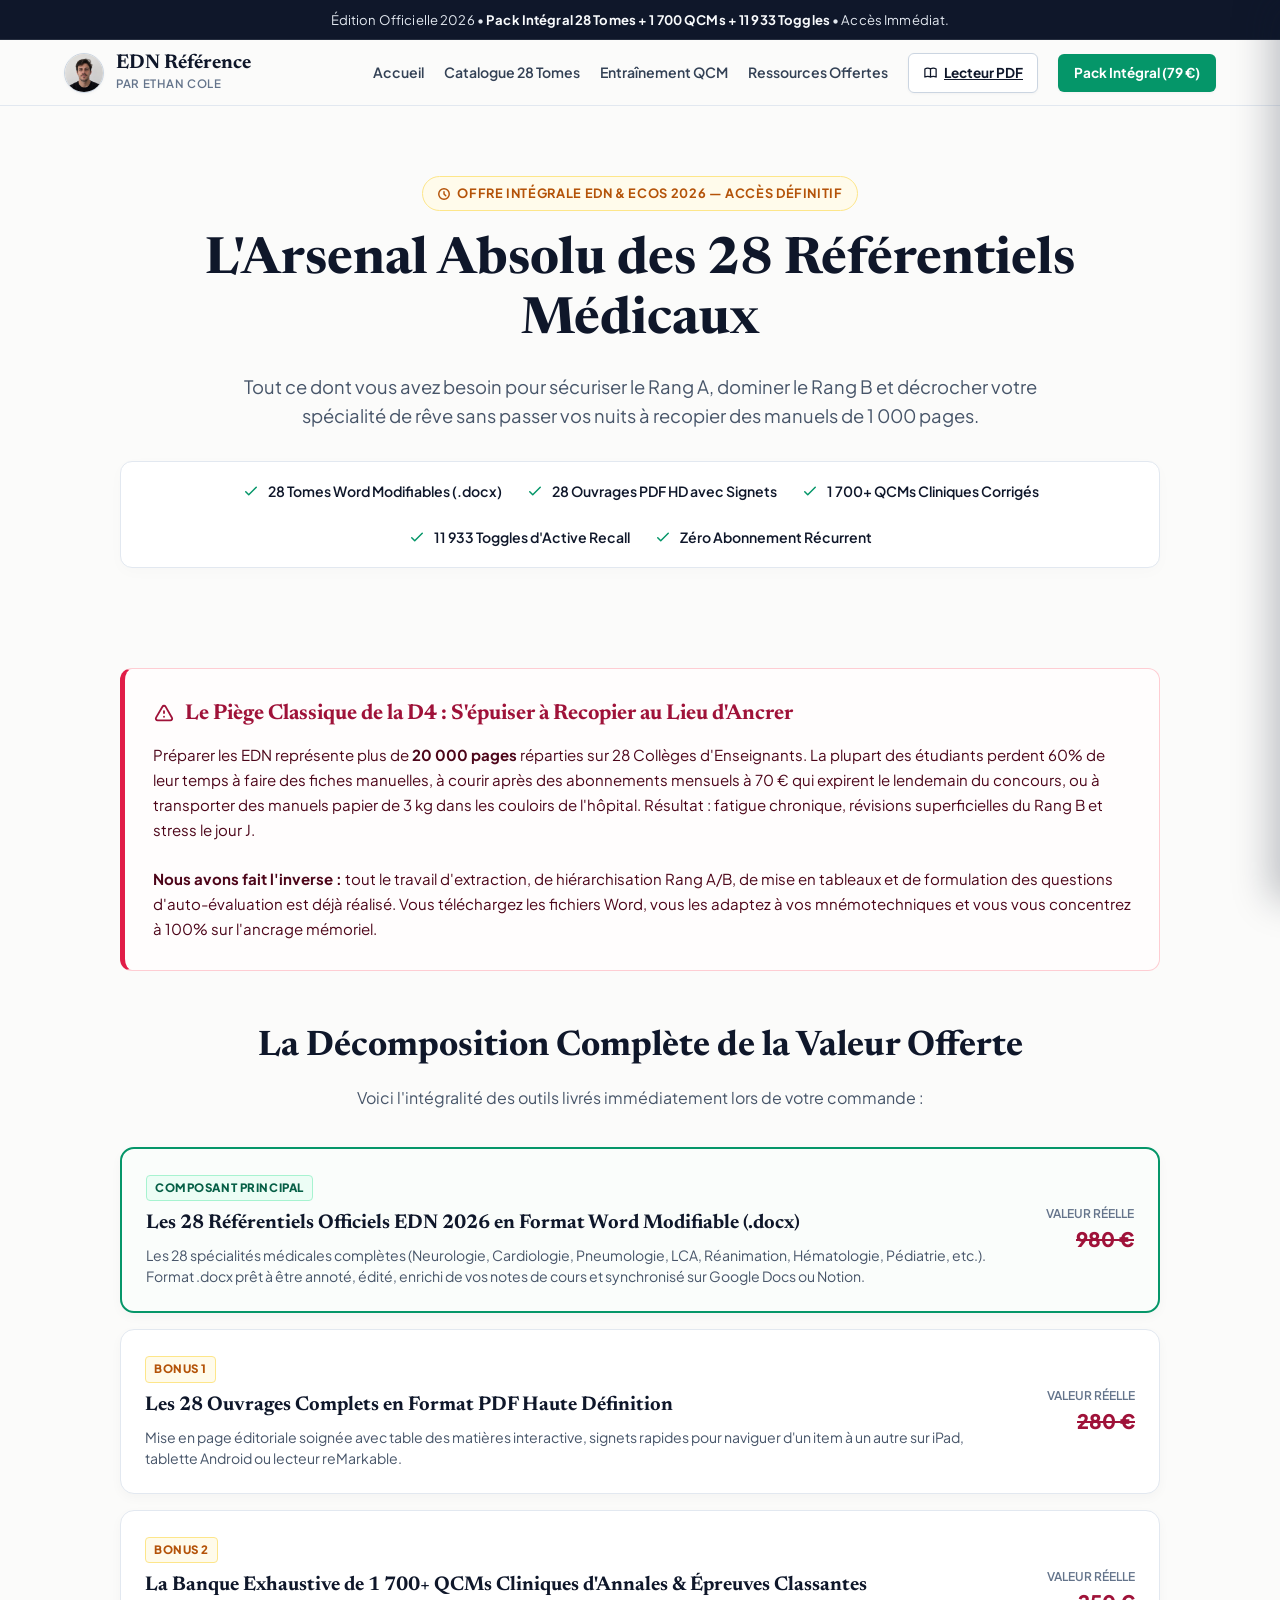
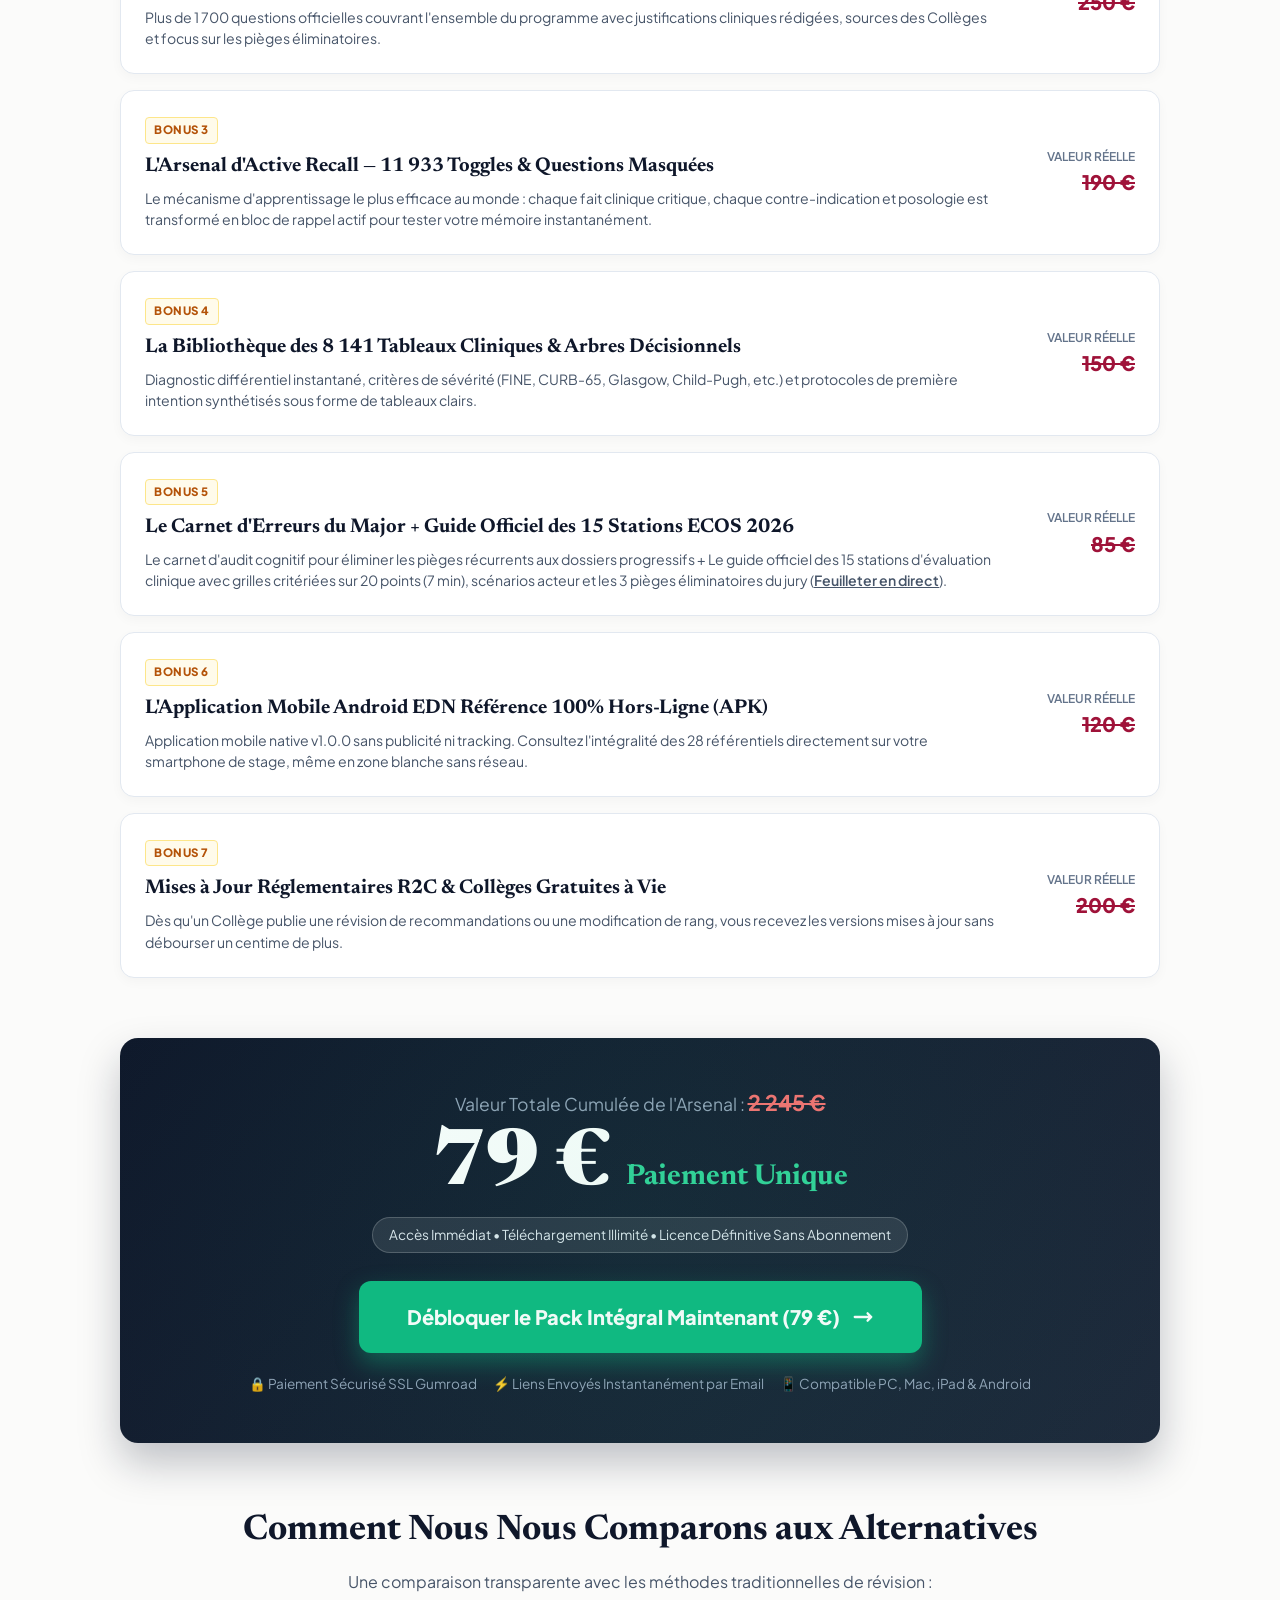
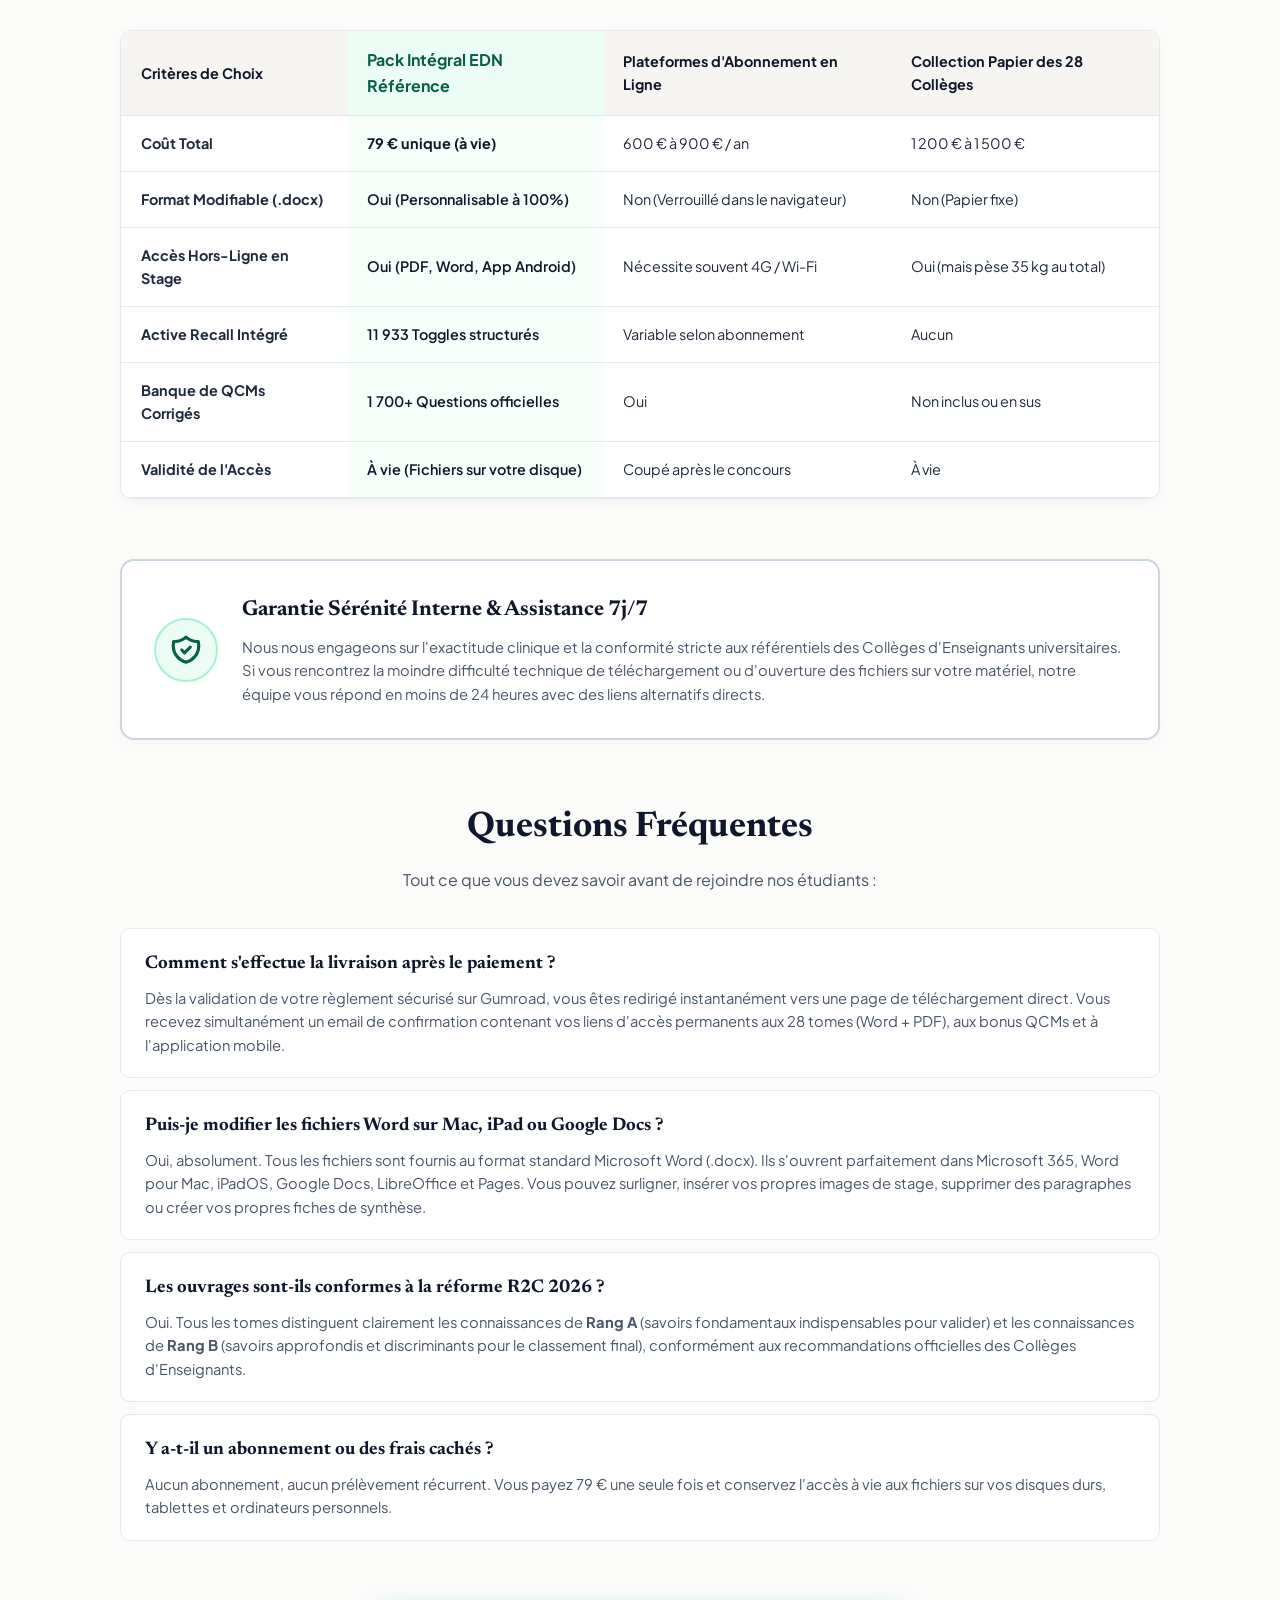
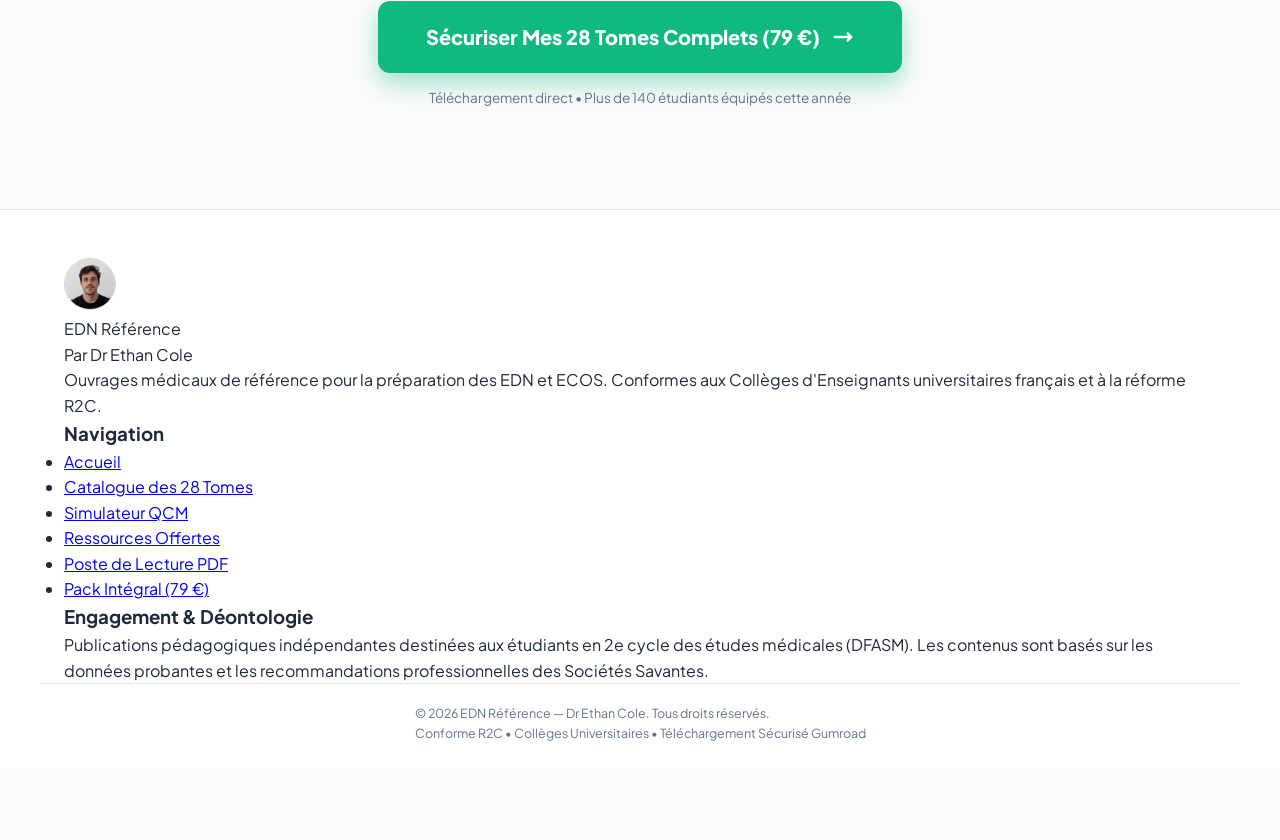
<file: pack.html>
<!DOCTYPE html>
<html lang="fr">
<head>
  <meta charset="UTF-8">
  <meta name="viewport" content="width=device-width, initial-scale=1.0">
  <title>Pack Intégral EDN 2026 — Les 28 Référentiels Médicaux Officiels | Ethan Cole</title>
  <meta name="description" content="Obtenez l'arsenal complet pour réussir vos EDN et ECOS : 28 tomes Word modifiables + PDF HD, 1 700+ QCMs cliniques, 11 933 toggles d'active recall et application Android offline. 79 € accès à vie.">
  <link rel="canonical" href="https://edn-store.vercel.app/pack">
  <meta name="robots" content="index, follow">

  <!-- Favicon -->
  <link rel="icon" type="image/x-icon" href="/favicon.ico">

  <!-- Open Graph -->
  <meta property="og:type" content="product">
  <meta property="og:url" content="https://edn-store.vercel.app/pack">
  <meta property="og:title" content="Pack Intégral EDN 2026 — 28 Référentiels Médicaux Officiels (79 €)">
  <meta property="og:description" content="28 tomes Word modifiables + 28 PDF HD + 1 700+ QCMs corrigés + 11 933 questions active recall. Accès immédiat et à vie.">
  <meta property="og:image" content="https://edn-store.vercel.app/logo.jpg">

  <!-- Fonts -->
  <link rel="preconnect" href="https://fonts.googleapis.com">
  <link rel="preconnect" href="https://fonts.gstatic.com" crossorigin>
  <link href="https://fonts.googleapis.com/css2?family=Newsreader:ital,opsz,wght@0,6..72,400;0,6..72,600;0,6..72,700;1,6..72,400&family=Plus+Jakarta+Sans:wght@400;500;600;700;800&display=swap" rel="stylesheet">

  <link rel="stylesheet" href="style.css">

  <style>
    .pack-page-wrapper {
      max-width: 1080px;
      margin: 0 auto;
      padding: 40px 20px 100px;
    }

    .pack-hero {
      text-align: center;
      padding: 30px 0 50px;
    }
    .pack-hero-badge {
      display: inline-flex;
      align-items: center;
      gap: 6px;
      background: var(--gold-light);
      color: var(--gold);
      border: 1px solid var(--gold-border);
      padding: 6px 14px;
      border-radius: 20px;
      font-size: 0.8rem;
      font-weight: 700;
      text-transform: uppercase;
      letter-spacing: 0.05em;
      margin-bottom: 20px;
    }
    .pack-hero h1 {
      font-family: var(--font-serif);
      font-size: clamp(2.1rem, 4.2vw, 3.2rem);
      color: var(--navy);
      font-weight: 700;
      line-height: 1.18;
      margin-bottom: 20px;
    }
    .pack-hero-sub {
      font-size: 1.15rem;
      color: var(--ink-muted);
      max-width: 820px;
      margin: 0 auto 30px;
      line-height: 1.6;
    }

    /* Proof Points Banner */
    .proof-strip {
      display: flex;
      justify-content: center;
      flex-wrap: wrap;
      gap: 24px;
      padding: 18px 24px;
      background: #FFFFFF;
      border: 1px solid var(--border);
      border-radius: 12px;
      box-shadow: 0 4px 16px rgba(0,0,0,0.02);
      margin-bottom: 50px;
    }
    .proof-item {
      display: flex;
      align-items: center;
      gap: 8px;
      font-size: 0.88rem;
      font-weight: 600;
      color: var(--navy);
    }
    .proof-item svg {
      color: var(--emerald);
      flex-shrink: 0;
    }

    /* Core Problem Agitation */
    .agitation-card {
      background: #FFFDFD;
      border: 1px solid #FECDD3;
      border-left: 5px solid #E11D48;
      border-radius: 12px;
      padding: 28px;
      margin-bottom: 48px;
    }
    .agitation-title {
      font-family: var(--font-serif);
      font-size: 1.35rem;
      color: #9F1239;
      font-weight: 700;
      margin-bottom: 12px;
      display: flex;
      align-items: center;
      gap: 10px;
    }
    .agitation-text {
      color: #4C0519;
      font-size: 0.94rem;
      line-height: 1.65;
    }

    /* The Grand Slam Stack Section */
    .stack-section {
      margin-bottom: 60px;
    }
    .stack-header {
      text-align: center;
      margin-bottom: 36px;
    }
    .stack-header h2 {
      font-family: var(--font-serif);
      font-size: 2.2rem;
      color: var(--navy);
      margin-bottom: 10px;
    }
    .stack-header p {
      color: var(--ink-muted);
      font-size: 1rem;
    }

    .stack-card {
      background: #FFFFFF;
      border: 1.5px solid var(--border);
      border-radius: 14px;
      padding: 24px;
      margin-bottom: 16px;
      display: flex;
      align-items: center;
      justify-content: space-between;
      gap: 20px;
      box-shadow: 0 4px 12px rgba(15, 23, 42, 0.03);
      transition: all 0.2s ease;
    }
    .stack-card:hover {
      border-color: var(--navy);
      box-shadow: 0 8px 24px rgba(15, 23, 42, 0.06);
    }
    .stack-card.core-product {
      border: 2px solid var(--emerald);
      background: #FAFDFB;
    }
    .stack-info {
      flex: 1;
    }
    .stack-tag {
      font-size: 0.72rem;
      font-weight: 800;
      text-transform: uppercase;
      letter-spacing: 0.05em;
      padding: 3px 8px;
      border-radius: 4px;
      display: inline-block;
      margin-bottom: 6px;
    }
    .tag-core {
      background: var(--emerald-light);
      color: var(--emerald-dark);
      border: 1px solid var(--emerald-border);
    }
    .tag-bonus {
      background: var(--gold-light);
      color: var(--gold);
      border: 1px solid var(--gold-border);
    }
    .stack-name {
      font-family: var(--font-serif);
      font-size: 1.25rem;
      font-weight: 700;
      color: var(--navy);
      margin-bottom: 6px;
    }
    .stack-desc {
      font-size: 0.88rem;
      color: var(--ink-muted);
      line-height: 1.5;
    }
    .stack-val {
      text-align: right;
      min-width: 120px;
    }
    .stack-val-label {
      font-size: 0.75rem;
      text-transform: uppercase;
      color: var(--ink-faint);
      font-weight: 600;
      display: block;
    }
    .stack-val-price {
      font-size: 1.25rem;
      font-weight: 800;
      color: var(--navy);
      text-decoration: line-through;
      color: var(--crimson);
    }

    /* Price Anchor Box (Hormozi Closing Box) */
    .closing-box {
      background: linear-gradient(135deg, #0F172A 0%, #1E293B 100%);
      color: #FFFFFF;
      border-radius: 18px;
      padding: 48px 36px;
      text-align: center;
      margin-bottom: 60px;
      box-shadow: 0 20px 40px rgba(15, 23, 42, 0.25);
      position: relative;
      overflow: hidden;
    }
    .closing-box::before {
      content: '';
      position: absolute;
      top: -50%;
      left: -50%;
      width: 200%;
      height: 200%;
      background: radial-gradient(circle, rgba(16, 185, 129, 0.08) 0%, transparent 60%);
      pointer-events: none;
    }
    .closing-value-line {
      font-size: 1.1rem;
      color: #94A3B8;
      margin-bottom: 8px;
    }
    .closing-value-strike {
      text-decoration: line-through;
      color: #F87171;
      font-weight: 700;
      font-size: 1.35rem;
    }
    .closing-price-main {
      font-family: var(--font-serif);
      font-size: clamp(3.5rem, 6vw, 5rem);
      font-weight: 800;
      color: #FFFFFF;
      line-height: 1;
      margin-bottom: 12px;
    }
    .closing-price-main span {
      font-size: 1.8rem;
      color: #34D399;
      font-weight: 700;
    }
    .closing-badge-terms {
      display: inline-block;
      background: rgba(255, 255, 255, 0.1);
      border: 1px solid rgba(255, 255, 255, 0.2);
      padding: 6px 16px;
      border-radius: 20px;
      font-size: 0.85rem;
      color: #E2E8F0;
      margin-bottom: 28px;
    }
    .btn-buy-huge {
      display: inline-flex;
      align-items: center;
      justify-content: center;
      gap: 12px;
      background: #10B981;
      color: #FFFFFF;
      font-size: 1.25rem;
      font-weight: 800;
      padding: 20px 48px;
      border-radius: 12px;
      text-decoration: none;
      box-shadow: 0 10px 25px rgba(16, 185, 129, 0.4);
      transition: all 0.2s ease;
      max-width: 100%;
    }
    .btn-buy-huge:hover {
      background: #059669;
      transform: translateY(-2px);
      box-shadow: 0 14px 30px rgba(16, 185, 129, 0.5);
      color: #FFFFFF;
    }
    .closing-security {
      margin-top: 20px;
      font-size: 0.85rem;
      color: #94A3B8;
      display: flex;
      align-items: center;
      justify-content: center;
      gap: 16px;
      flex-wrap: wrap;
    }

    /* Comparison Table */
    .compare-section {
      margin-bottom: 60px;
    }
    .compare-table-wrap {
      overflow-x: auto;
      border-radius: 12px;
      border: 1px solid var(--border);
      background: #FFFFFF;
      box-shadow: 0 4px 16px rgba(0,0,0,0.03);
    }
    .compare-table {
      width: 100%;
      border-collapse: collapse;
      text-align: left;
      font-size: 0.9rem;
    }
    .compare-table th, .compare-table td {
      padding: 16px 20px;
      border-bottom: 1px solid var(--border);
    }
    .compare-table th {
      background: var(--bg-subtle);
      font-weight: 700;
      color: var(--navy);
    }
    .compare-table th.col-highlight {
      background: var(--emerald-light);
      color: var(--emerald-dark);
      font-size: 1rem;
    }
    .compare-table td.col-highlight {
      background: #F8FEFA;
      font-weight: 600;
      color: var(--navy);
    }

    /* Guarantee Box */
    .guarantee-card {
      background: #FFFFFF;
      border: 2px solid var(--border-dark);
      border-radius: 14px;
      padding: 32px;
      display: flex;
      align-items: center;
      gap: 24px;
      margin-bottom: 60px;
      box-shadow: 0 4px 16px rgba(0,0,0,0.02);
    }
    .guarantee-icon {
      flex-shrink: 0;
      width: 64px;
      height: 64px;
      border-radius: 50%;
      background: var(--emerald-light);
      border: 2px solid var(--emerald-border);
      display: flex;
      align-items: center;
      justify-content: center;
      color: var(--emerald-dark);
    }
    .guarantee-text h3 {
      font-family: var(--font-serif);
      font-size: 1.35rem;
      color: var(--navy);
      margin-bottom: 8px;
    }
    .guarantee-text p {
      font-size: 0.92rem;
      color: var(--ink-muted);
      line-height: 1.6;
    }

    /* FAQ Section */
    .faq-section {
      margin-bottom: 60px;
    }
    .faq-item {
      background: #FFFFFF;
      border: 1px solid var(--border);
      border-radius: 10px;
      padding: 20px 24px;
      margin-bottom: 12px;
    }
    .faq-q {
      font-family: var(--font-serif);
      font-size: 1.15rem;
      font-weight: 700;
      color: var(--navy);
      margin-bottom: 8px;
    }
    .faq-a {
      font-size: 0.92rem;
      color: var(--ink-muted);
      line-height: 1.6;
    }

    @media (max-width: 768px) {
      .stack-card {
        flex-direction: column;
        align-items: flex-start;
      }
      .stack-val {
        text-align: left;
        border-top: 1px solid var(--border);
        padding-top: 10px;
        width: 100%;
        display: flex;
        justify-content: space-between;
        align-items: center;
      }
      .guarantee-card {
        flex-direction: column;
        text-align: center;
      }
    }
  </style>
</head>
<body>

  <!-- Top Announcement Bar -->
  <div class="top-announcement">
    Édition Officielle 2026 • <strong>Pack Intégral 28 Tomes + 1 700 QCMs + 11 933 Toggles</strong> • Accès Immédiat.
  </div>

  <!-- Header -->
  <header>
    <div class="header-inner">
      <a href="index.html" class="brand-link">
        <img src="logo.jpg" alt="Ethan Cole" class="brand-avatar">
        <div class="brand-meta">
          <span class="brand-name">EDN Référence</span>
          <span class="brand-sub">Par Ethan Cole</span>
        </div>
      </a>
      <nav class="header-nav">
        <a href="index.html" class="nav-link">Accueil</a>
        <a href="catalogue.html" class="nav-link">Catalogue 28 Tomes</a>
        <a href="qcm.html" class="nav-link">Entraînement QCM</a>
        <a href="gratuit.html" class="nav-link">Ressources Offertes</a>
        <a href="reader.html?book=01-lca" class="btn-header-pdf">
          <svg width="15" height="15" fill="none" stroke="currentColor" stroke-width="2" viewBox="0 0 24 24"><path stroke-linecap="round" stroke-linejoin="round" d="M12 6.253v13m0-13C10.832 5.477 9.246 5 7.5 5S4.168 5.477 3 6.253v13C4.168 18.477 5.754 18 7.5 18s3.332.477 4.5 1.253m0-13C13.168 5.477 14.754 5 16.5 5c1.747 0 3.332.477 4.5 1.253v13C19.832 18.477 18.247 18 16.5 18c-1.746 0-3.332.477-4.5 1.253"/></svg>
          Lecteur PDF
        </a>
        <a href="pack.html" class="btn-header-bundle" style="background: var(--emerald); border-color: var(--emerald);">
          Pack Intégral (79 €)
        </a>
      </nav>
      <button class="mobile-menu-toggle" id="mobileMenuToggle" aria-label="Ouvrir le menu de navigation" aria-expanded="false" onclick="toggleMobileDrawer()">
        <span class="hamburger-line"></span>
        <span class="hamburger-line"></span>
        <span class="hamburger-line"></span>
      </button>
    </div>
  </header>

  <!-- Mobile Drawer Backdrop -->
  <div class="mobile-drawer-backdrop" id="mobileDrawerBackdrop" onclick="closeMobileDrawer()"></div>
  <aside class="mobile-drawer" id="mobileDrawer" role="dialog" aria-modal="true" aria-label="Menu de navigation mobile">
    <div class="mobile-drawer-header">
      <div class="brand-meta">
        <span class="brand-name">EDN Référence</span>
        <span class="brand-sub">Par Ethan Cole</span>
      </div>
      <button class="mobile-drawer-close" onclick="closeMobileDrawer()" aria-label="Fermer le menu">&times;</button>
    </div>
    <nav class="mobile-drawer-links">
      <a href="index.html" class="mobile-nav-link" onclick="closeMobileDrawer()">Accueil</a>
      <a href="catalogue.html" class="mobile-nav-link" onclick="closeMobileDrawer()">Catalogue 28 Tomes</a>
      <a href="qcm.html" class="mobile-nav-link" onclick="closeMobileDrawer()">Entraînement QCM</a>
      <a href="gratuit.html" class="mobile-nav-link" onclick="closeMobileDrawer()">Ressources Offertes</a>
      <a href="reader.html?book=01-lca" class="mobile-nav-pdf-btn" onclick="closeMobileDrawer()">Lecteur PDF Intégré</a>
    </nav>
    <div style="padding: 20px 18px; border-top: 1px solid var(--border);">
      <a href="https://edgettrading.gumroad.com/l/ycfkfa" target="_blank" rel="noopener noreferrer" class="btn-header-bundle" style="width: 100%; justify-content: center; padding: 12px; background: var(--emerald);">Commander le Pack (79 €)</a>
      <p style="font-size: 0.75rem; color: var(--ink-faint); text-align: center; margin-top: 10px;">Accès Immédiat • Téléchargement Direct</p>
    </div>
  </aside>

  <!-- Pack Content -->
  <main class="pack-page-wrapper">

    <!-- Hero Section -->
    <section class="pack-hero">
      <div class="pack-hero-badge">
        <svg width="14" height="14" fill="none" stroke="currentColor" stroke-width="2.5" viewBox="0 0 24 24"><path stroke-linecap="round" stroke-linejoin="round" d="M12 8v4l3 3m6-3a9 9 0 11-18 0 9 9 0 0118 0z"/></svg>
        Offre Intégrale EDN & ECOS 2026 — Accès Définitif
      </div>
      <h1>L'Arsenal Absolu des 28 Référentiels Médicaux</h1>
      <p class="pack-hero-sub">
        Tout ce dont vous avez besoin pour sécuriser le Rang A, dominer le Rang B et décrocher votre spécialité de rêve sans passer vos nuits à recopier des manuels de 1 000 pages.
      </p>

      <!-- Proof Strip -->
      <div class="proof-strip">
        <div class="proof-item">
          <svg width="18" height="18" fill="none" stroke="currentColor" stroke-width="2" viewBox="0 0 24 24"><path stroke-linecap="round" stroke-linejoin="round" d="M5 13l4 4L19 7"/></svg>
          28 Tomes Word Modifiables (.docx)
        </div>
        <div class="proof-item">
          <svg width="18" height="18" fill="none" stroke="currentColor" stroke-width="2" viewBox="0 0 24 24"><path stroke-linecap="round" stroke-linejoin="round" d="M5 13l4 4L19 7"/></svg>
          28 Ouvrages PDF HD avec Signets
        </div>
        <div class="proof-item">
          <svg width="18" height="18" fill="none" stroke="currentColor" stroke-width="2" viewBox="0 0 24 24"><path stroke-linecap="round" stroke-linejoin="round" d="M5 13l4 4L19 7"/></svg>
          1 700+ QCMs Cliniques Corrigés
        </div>
        <div class="proof-item">
          <svg width="18" height="18" fill="none" stroke="currentColor" stroke-width="2" viewBox="0 0 24 24"><path stroke-linecap="round" stroke-linejoin="round" d="M5 13l4 4L19 7"/></svg>
          11 933 Toggles d'Active Recall
        </div>
        <div class="proof-item">
          <svg width="18" height="18" fill="none" stroke="currentColor" stroke-width="2" viewBox="0 0 24 24"><path stroke-linecap="round" stroke-linejoin="round" d="M5 13l4 4L19 7"/></svg>
          Zéro Abonnement Récurrent
        </div>
      </div>
    </section>

    <!-- The Problem Agitation (Hormozi Effort & Sacrifice reduction) -->
    <section class="agitation-card">
      <div class="agitation-title">
        <svg width="22" height="22" fill="none" stroke="currentColor" stroke-width="2" viewBox="0 0 24 24"><path stroke-linecap="round" stroke-linejoin="round" d="M12 9v2m0 4h.01m-6.938 4h13.856c1.54 0 2.502-1.667 1.732-3L13.732 4c-.77-1.333-2.694-1.333-3.464 0L3.34 16c-.77 1.333.192 3 1.732 3z"/></svg>
        Le Piège Classique de la D4 : S'épuiser à Recopier au Lieu d'Ancrer
      </div>
      <p class="agitation-text">
        Préparer les EDN représente plus de <strong>20 000 pages</strong> réparties sur 28 Collèges d'Enseignants. La plupart des étudiants perdent 60% de leur temps à faire des fiches manuelles, à courir après des abonnements mensuels à 70 € qui expirent le lendemain du concours, ou à transporter des manuels papier de 3 kg dans les couloirs de l'hôpital. Résultat : fatigue chronique, révisions superficielles du Rang B et stress le jour J.<br><br>
        <strong>Nous avons fait l'inverse :</strong> tout le travail d'extraction, de hiérarchisation Rang A/B, de mise en tableaux et de formulation des questions d'auto-évaluation est déjà réalisé. Vous téléchargez les fichiers Word, vous les adaptez à vos mnémotechniques et vous vous concentrez à 100% sur l'ancrage mémoriel.
      </p>
    </section>

    <!-- The Grand Slam Stack Section -->
    <section class="stack-section">
      <div class="stack-header">
        <h2>La Décomposition Complète de la Valeur Offerte</h2>
        <p>Voici l'intégralité des outils livrés immédiatement lors de votre commande :</p>
      </div>

      <!-- Core Product -->
      <div class="stack-card core-product">
        <div class="stack-info">
          <span class="stack-tag tag-core">Composant Principal</span>
          <h3 class="stack-name">Les 28 Référentiels Officiels EDN 2026 en Format Word Modifiable (.docx)</h3>
          <p class="stack-desc">
            Les 28 spécialités médicales complètes (Neurologie, Cardiologie, Pneumologie, LCA, Réanimation, Hématologie, Pédiatrie, etc.). Format .docx prêt à être annoté, édité, enrichi de vos notes de cours et synchronisé sur Google Docs ou Notion.
          </p>
        </div>
        <div class="stack-val">
          <span class="stack-val-label">Valeur Réelle</span>
          <span class="stack-val-price">980 €</span>
        </div>
      </div>

      <!-- Bonus 1: 28 PDF HD -->
      <div class="stack-card">
        <div class="stack-info">
          <span class="stack-tag tag-bonus">Bonus 1</span>
          <h3 class="stack-name">Les 28 Ouvrages Complets en Format PDF Haute Définition</h3>
          <p class="stack-desc">
            Mise en page éditoriale soignée avec table des matières interactive, signets rapides pour naviguer d'un item à un autre sur iPad, tablette Android ou lecteur reMarkable.
          </p>
        </div>
        <div class="stack-val">
          <span class="stack-val-label">Valeur Réelle</span>
          <span class="stack-val-price">280 €</span>
        </div>
      </div>

      <!-- Bonus 2: 1700+ QCM Bank -->
      <div class="stack-card">
        <div class="stack-info">
          <span class="stack-tag tag-bonus">Bonus 2</span>
          <h3 class="stack-name">La Banque Exhaustive de 1 700+ QCMs Cliniques d'Annales & Épreuves Classantes</h3>
          <p class="stack-desc">
            Plus de 1 700 questions officielles couvrant l'ensemble du programme avec justifications cliniques rédigées, sources des Collèges et focus sur les pièges éliminatoires.
          </p>
        </div>
        <div class="stack-val">
          <span class="stack-val-label">Valeur Réelle</span>
          <span class="stack-val-price">250 €</span>
        </div>
      </div>

      <!-- Bonus 3: Active Recall Toggles -->
      <div class="stack-card">
        <div class="stack-info">
          <span class="stack-tag tag-bonus">Bonus 3</span>
          <h3 class="stack-name">L'Arsenal d'Active Recall — 11 933 Toggles & Questions Masquées</h3>
          <p class="stack-desc">
            Le mécanisme d'apprentissage le plus efficace au monde : chaque fait clinique critique, chaque contre-indication et posologie est transformé en bloc de rappel actif pour tester votre mémoire instantanément.
          </p>
        </div>
        <div class="stack-val">
          <span class="stack-val-label">Valeur Réelle</span>
          <span class="stack-val-price">190 €</span>
        </div>
      </div>

      <!-- Bonus 4: Clinical Tables -->
      <div class="stack-card">
        <div class="stack-info">
          <span class="stack-tag tag-bonus">Bonus 4</span>
          <h3 class="stack-name">La Bibliothèque des 8 141 Tableaux Cliniques & Arbres Décisionnels</h3>
          <p class="stack-desc">
            Diagnostic différentiel instantané, critères de sévérité (FINE, CURB-65, Glasgow, Child-Pugh, etc.) et protocoles de première intention synthétisés sous forme de tableaux clairs.
          </p>
        </div>
        <div class="stack-val">
          <span class="stack-val-label">Valeur Réelle</span>
          <span class="stack-val-price">150 €</span>
        </div>
      </div>

      <!-- Bonus 5: Carnet d'Erreurs & ECOS -->
      <div class="stack-card">
        <div class="stack-info">
          <span class="stack-tag tag-bonus">Bonus 5</span>
          <h3 class="stack-name">Le Carnet d'Erreurs du Major + Guide Officiel des 15 Stations ECOS 2026</h3>
          <p class="stack-desc">
            Le carnet d'audit cognitif pour éliminer les pièges récurrents aux dossiers progressifs + Le guide officiel des 15 stations d'évaluation clinique avec grilles critériées sur 20 points (7 min), scénarios acteur et les 3 pièges éliminatoires du jury (<a href="reader.html?doc=Guide-Officiel-Stations-ECOS-2026.pdf" target="_blank" style="color: var(--teal-accent); font-weight: 600; text-decoration: underline;">Feuilleter en direct</a>).
          </p>
        </div>
        <div class="stack-val">
          <span class="stack-val-label">Valeur Réelle</span>
          <span class="stack-val-price">85 €</span>
        </div>
      </div>

      <!-- Bonus 6: Android App -->
      <div class="stack-card">
        <div class="stack-info">
          <span class="stack-tag tag-bonus">Bonus 6</span>
          <h3 class="stack-name">L'Application Mobile Android EDN Référence 100% Hors-Ligne (APK)</h3>
          <p class="stack-desc">
            Application mobile native v1.0.0 sans publicité ni tracking. Consultez l'intégralité des 28 référentiels directement sur votre smartphone de stage, même en zone blanche sans réseau.
          </p>
        </div>
        <div class="stack-val">
          <span class="stack-val-label">Valeur Réelle</span>
          <span class="stack-val-price">120 €</span>
        </div>
      </div>

      <!-- Bonus 7: Lifetime Updates -->
      <div class="stack-card">
        <div class="stack-info">
          <span class="stack-tag tag-bonus">Bonus 7</span>
          <h3 class="stack-name">Mises à Jour Réglementaires R2C & Collèges Gratuites à Vie</h3>
          <p class="stack-desc">
            Dès qu'un Collège publie une révision de recommandations ou une modification de rang, vous recevez les versions mises à jour sans débourser un centime de plus.
          </p>
        </div>
        <div class="stack-val">
          <span class="stack-val-label">Valeur Réelle</span>
          <span class="stack-val-price">200 €</span>
        </div>
      </div>
    </section>

    <!-- The Grand Slam Closing Box (Hormozi Anchor) -->
    <section class="closing-box" id="commander">
      <div class="closing-value-line">
        Valeur Totale Cumulée de l'Arsenal : <span class="closing-value-strike">2 245 €</span>
      </div>
      <div class="closing-price-main">
        79 € <span>Paiement Unique</span>
      </div>
      <div class="closing-badge-terms">
        Accès Immédiat • Téléchargement Illimité • Licence Définitive Sans Abonnement
      </div>

      <div>
        <a href="https://edgettrading.gumroad.com/l/ycfkfa" target="_blank" rel="noopener noreferrer" class="btn-buy-huge">
          <span>Débloquer le Pack Intégral Maintenant (79 €)</span>
          <svg width="22" height="22" fill="none" stroke="currentColor" stroke-width="2.5" viewBox="0 0 24 24"><path stroke-linecap="round" stroke-linejoin="round" d="M17 8l4 4m0 0l-4 4m4-4H3"/></svg>
        </a>
      </div>

      <div class="closing-security">
        <span>🔒 Paiement Sécurisé SSL Gumroad</span>
        <span>⚡ Liens Envoyés Instantanément par Email</span>
        <span>📱 Compatible PC, Mac, iPad & Android</span>
      </div>
    </section>

    <!-- Comparison Table -->
    <section class="compare-section">
      <div class="stack-header">
        <h2>Comment Nous Nous Comparons aux Alternatives</h2>
        <p>Une comparaison transparente avec les méthodes traditionnelles de révision :</p>
      </div>

      <div class="compare-table-wrap">
        <table class="compare-table">
          <thead>
            <tr>
              <th>Critères de Choix</th>
              <th class="col-highlight">Pack Intégral EDN Référence</th>
              <th>Plateformes d'Abonnement en Ligne</th>
              <th>Collection Papier des 28 Collèges</th>
            </tr>
          </thead>
          <tbody>
            <tr>
              <td><strong>Coût Total</strong></td>
              <td class="col-highlight"><strong>79 € unique (à vie)</strong></td>
              <td>600 € à 900 € / an</td>
              <td>1 200 € à 1 500 €</td>
            </tr>
            <tr>
              <td><strong>Format Modifiable (.docx)</strong></td>
              <td class="col-highlight">Oui (Personnalisable à 100%)</td>
              <td>Non (Verrouillé dans le navigateur)</td>
              <td>Non (Papier fixe)</td>
            </tr>
            <tr>
              <td><strong>Accès Hors-Ligne en Stage</strong></td>
              <td class="col-highlight">Oui (PDF, Word, App Android)</td>
              <td>Nécessite souvent 4G / Wi-Fi</td>
              <td>Oui (mais pèse 35 kg au total)</td>
            </tr>
            <tr>
              <td><strong>Active Recall Intégré</strong></td>
              <td class="col-highlight">11 933 Toggles structurés</td>
              <td>Variable selon abonnement</td>
              <td>Aucun</td>
            </tr>
            <tr>
              <td><strong>Banque de QCMs Corrigés</strong></td>
              <td class="col-highlight">1 700+ Questions officielles</td>
              <td>Oui</td>
              <td>Non inclus ou en sus</td>
            </tr>
            <tr>
              <td><strong>Validité de l'Accès</strong></td>
              <td class="col-highlight">À vie (Fichiers sur votre disque)</td>
              <td>Coupé après le concours</td>
              <td>À vie</td>
            </tr>
          </tbody>
        </table>
      </div>
    </section>

    <!-- Guarantee Box (Risk Reversal) -->
    <section class="guarantee-card">
      <div class="guarantee-icon">
        <svg width="34" height="34" fill="none" stroke="currentColor" stroke-width="2.2" viewBox="0 0 24 24"><path stroke-linecap="round" stroke-linejoin="round" d="M9 12l2 2 4-4m5.618-4.016A11.955 11.955 0 0112 2.944a11.955 11.955 0 01-8.618 3.04A12.02 12.02 0 003 9c0 5.591 3.824 10.29 9 11.622 5.176-1.332 9-6.03 9-11.622 0-1.042-.133-2.052-.382-3.016z"/></svg>
      </div>
      <div class="guarantee-text">
        <h3>Garantie Sérénité Interne & Assistance 7j/7</h3>
        <p>
          Nous nous engageons sur l'exactitude clinique et la conformité stricte aux référentiels des Collèges d'Enseignants universitaires. Si vous rencontrez la moindre difficulté technique de téléchargement ou d'ouverture des fichiers sur votre matériel, notre équipe vous répond en moins de 24 heures avec des liens alternatifs directs.
        </p>
      </div>
    </section>

    <!-- FAQ -->
    <section class="faq-section">
      <div class="stack-header">
        <h2>Questions Fréquentes</h2>
        <p>Tout ce que vous devez savoir avant de rejoindre nos étudiants :</p>
      </div>

      <div class="faq-item">
        <div class="faq-q">Comment s'effectue la livraison après le paiement ?</div>
        <div class="faq-a">
          Dès la validation de votre règlement sécurisé sur Gumroad, vous êtes redirigé instantanément vers une page de téléchargement direct. Vous recevez simultanément un email de confirmation contenant vos liens d'accès permanents aux 28 tomes (Word + PDF), aux bonus QCMs et à l'application mobile.
        </div>
      </div>

      <div class="faq-item">
        <div class="faq-q">Puis-je modifier les fichiers Word sur Mac, iPad ou Google Docs ?</div>
        <div class="faq-a">
          Oui, absolument. Tous les fichiers sont fournis au format standard Microsoft Word (.docx). Ils s'ouvrent parfaitement dans Microsoft 365, Word pour Mac, iPadOS, Google Docs, LibreOffice et Pages. Vous pouvez surligner, insérer vos propres images de stage, supprimer des paragraphes ou créer vos propres fiches de synthèse.
        </div>
      </div>

      <div class="faq-item">
        <div class="faq-q">Les ouvrages sont-ils conformes à la réforme R2C 2026 ?</div>
        <div class="faq-a">
          Oui. Tous les tomes distinguent clairement les connaissances de <strong>Rang A</strong> (savoirs fondamentaux indispensables pour valider) et les connaissances de <strong>Rang B</strong> (savoirs approfondis et discriminants pour le classement final), conformément aux recommandations officielles des Collèges d'Enseignants.
        </div>
      </div>

      <div class="faq-item">
        <div class="faq-q">Y a-t-il un abonnement ou des frais cachés ?</div>
        <div class="faq-a">
          Aucun abonnement, aucun prélèvement récurrent. Vous payez 79 € une seule fois et conservez l'accès à vie aux fichiers sur vos disques durs, tablettes et ordinateurs personnels.
        </div>
      </div>
    </section>

    <!-- Final Call to Action -->
    <div style="text-align: center; margin-top: 40px;">
      <a href="https://edgettrading.gumroad.com/l/ycfkfa" target="_blank" rel="noopener noreferrer" class="btn-buy-huge">
        <span>Sécuriser Mes 28 Tomes Complets (79 €)</span>
        <svg width="22" height="22" fill="none" stroke="currentColor" stroke-width="2.5" viewBox="0 0 24 24"><path stroke-linecap="round" stroke-linejoin="round" d="M17 8l4 4m0 0l-4 4m4-4H3"/></svg>
      </a>
      <p style="margin-top: 14px; font-size: 0.85rem; color: var(--ink-faint);">Téléchargement direct • Plus de 140 étudiants équipés cette année</p>
    </div>

  </main>

  <!-- Footer -->
  <footer class="site-footer">
    <div class="container footer-content">
      <div class="footer-col">
        <div class="footer-brand">
          <img src="logo.jpg" alt="Ethan Cole" class="footer-avatar">
          <div>
            <div class="footer-title">EDN Référence</div>
            <div class="footer-sub">Par Dr Ethan Cole</div>
          </div>
        </div>
        <p class="footer-bio">
          Ouvrages médicaux de référence pour la préparation des EDN et ECOS. Conformes aux Collèges d'Enseignants universitaires français et à la réforme R2C.
        </p>
      </div>

      <div class="footer-col">
        <h3 class="footer-heading">Navigation</h3>
        <ul class="footer-links">
          <li><a href="index.html">Accueil</a></li>
          <li><a href="catalogue.html">Catalogue des 28 Tomes</a></li>
          <li><a href="qcm.html">Simulateur QCM</a></li>
          <li><a href="gratuit.html">Ressources Offertes</a></li>
          <li><a href="reader.html?book=01-lca">Poste de Lecture PDF</a></li>
          <li><a href="pack.html">Pack Intégral (79 €)</a></li>
        </ul>
      </div>

      <div class="footer-col">
        <h3 class="footer-heading">Engagement & Déontologie</h3>
        <p class="footer-disclaimer">
          Publications pédagogiques indépendantes destinées aux étudiants en 2e cycle des études médicales (DFASM). Les contenus sont basés sur les données probantes et les recommandations professionnelles des Sociétés Savantes.
        </p>
      </div>
    </div>

    <div class="footer-bottom">
      <div class="container footer-bottom-inner">
        <div>© 2026 EDN Référence — Dr Ethan Cole. Tous droits réservés.</div>
        <div class="footer-trust-badges">
          <span>Conforme R2C</span> • <span>Collèges Universitaires</span> • <span>Téléchargement Sécurisé Gumroad</span>
        </div>
      </div>
    </div>
  </footer>

  <script>
    function toggleMobileDrawer() {
      const drawer = document.getElementById('mobileDrawer');
      const backdrop = document.getElementById('mobileDrawerBackdrop');
      const toggle = document.getElementById('mobileMenuToggle');
      const isOpen = drawer.classList.contains('active');
      if (isOpen) {
        closeMobileDrawer();
      } else {
        drawer.classList.add('active');
        backdrop.classList.add('active');
        toggle.setAttribute('aria-expanded', 'true');
        document.body.style.overflow = 'hidden';
      }
    }
    function closeMobileDrawer() {
      const drawer = document.getElementById('mobileDrawer');
      const backdrop = document.getElementById('mobileDrawerBackdrop');
      const toggle = document.getElementById('mobileMenuToggle');
      if (drawer) drawer.classList.remove('active');
      if (backdrop) backdrop.classList.remove('active');
      if (toggle) toggle.setAttribute('aria-expanded', 'false');
      document.body.style.overflow = '';
    }
  </script>
</body>
</html>
</file>
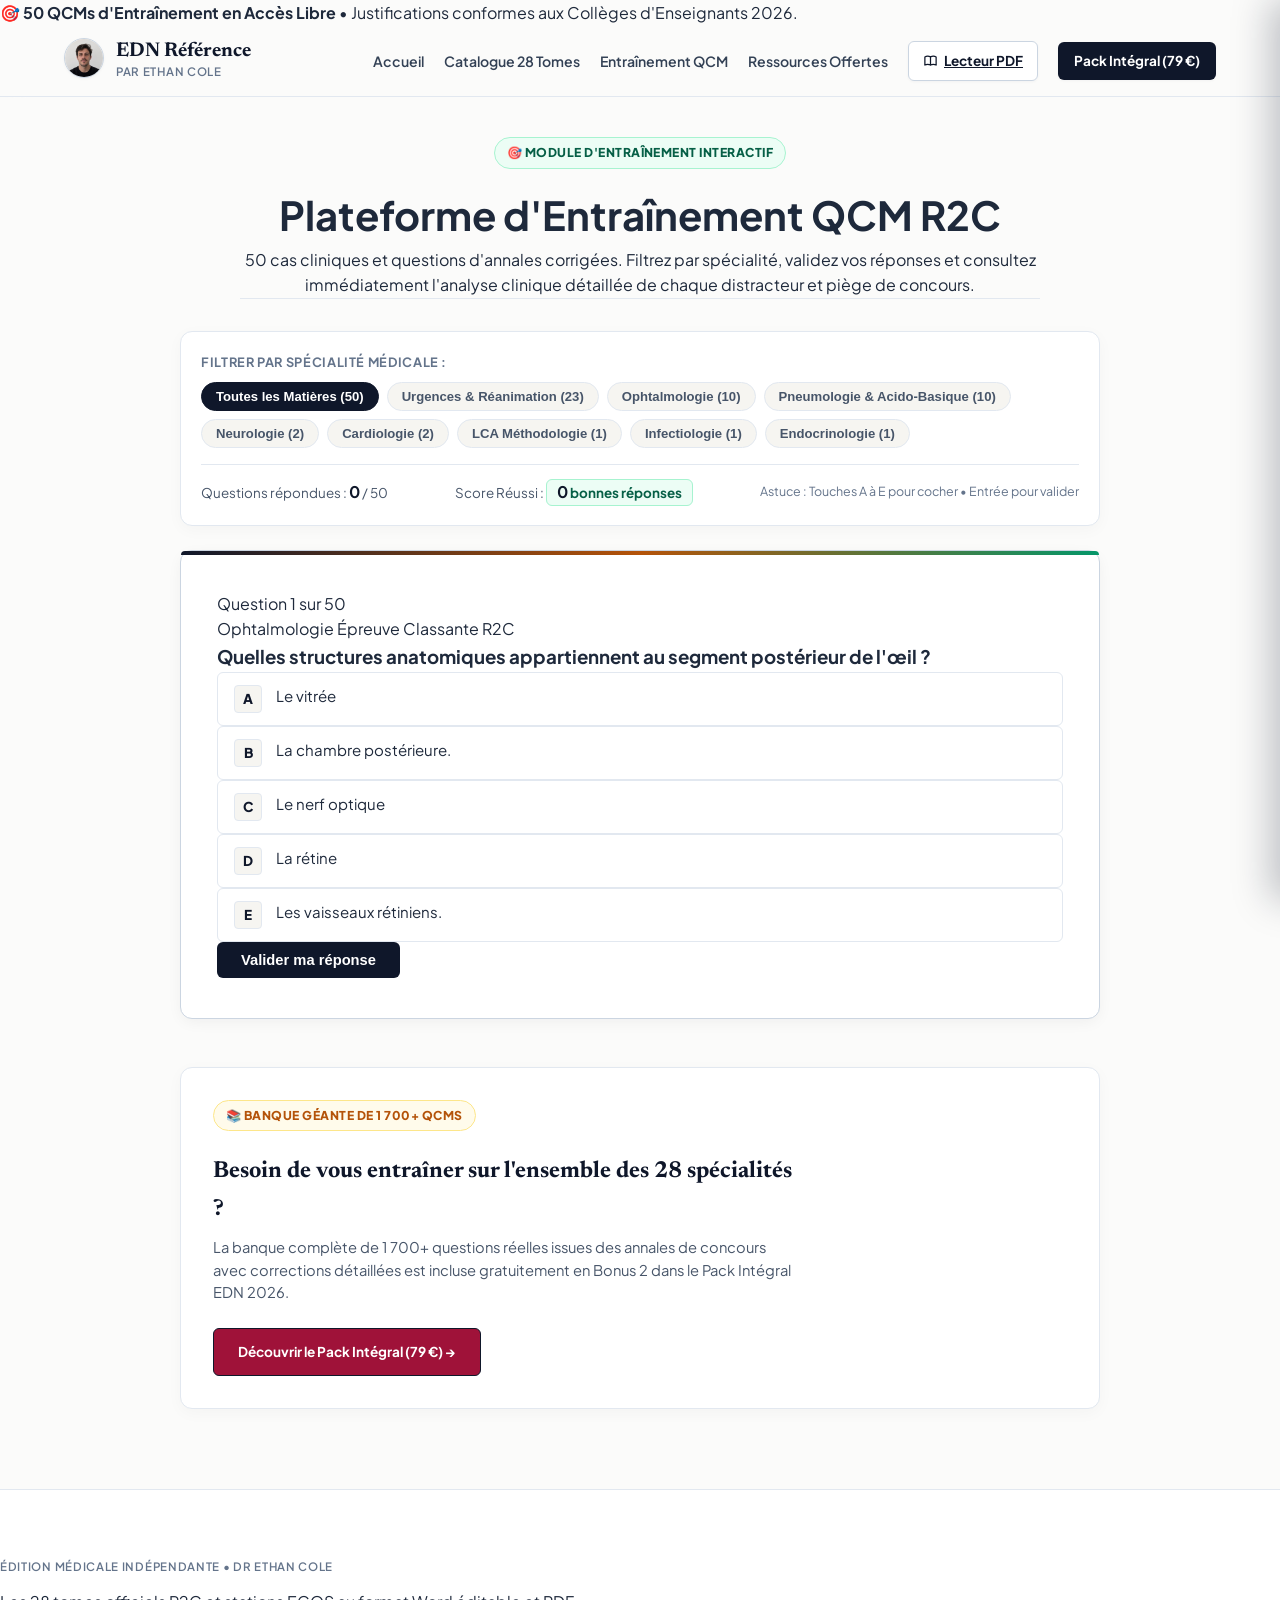
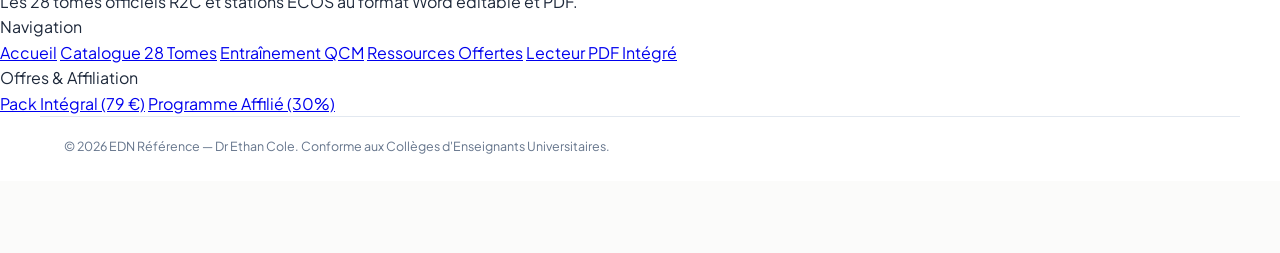
<file: qcm.html>
<!DOCTYPE html>
<html lang="fr">
<head>
  <meta charset="UTF-8">
  <meta name="viewport" content="width=device-width, initial-scale=1.0">
  <title>Simulateur Interactif de QCMs R2C & Annales EDN | Ethan Cole</title>
  <meta name="description" content="Entraînez-vous sur 50 QCMs et cas cliniques réels issus des annales classantes EDN. Correction instantanée, justifications officielles des Collèges et pièges décortiqués.">
  <link rel="canonical" href="https://edn-store.vercel.app/qcm">
  <meta name="robots" content="index, follow">

  <!-- Favicon -->
  <link rel="icon" type="image/x-icon" href="/favicon.ico">

  <!-- Open Graph -->
  <meta property="og:type" content="website">
  <meta property="og:url" content="https://edn-store.vercel.app/qcm">
  <meta property="og:title" content="Simulateur Interactif de QCMs R2C & Annales EDN 2026">
  <meta property="og:description" content="Testez vos réflexes sur des questions d'annales classantes réelles. 50 QCMs interactifs avec corrections officielles.">
  <meta property="og:image" content="https://edn-store.vercel.app/logo.jpg">

  <!-- Fonts -->
  <link rel="preconnect" href="https://fonts.googleapis.com">
  <link rel="preconnect" href="https://fonts.gstatic.com" crossorigin>
  <link href="https://fonts.googleapis.com/css2?family=Newsreader:ital,opsz,wght@0,6..72,400;0,6..72,600;0,6..72,700;1,6..72,400&family=Plus+Jakarta+Sans:wght@400;500;600;700;800&display=swap" rel="stylesheet">

  <link rel="stylesheet" href="style.css">

  <style>
    .qcm-standalone-container {
      max-width: 960px;
      margin: 0 auto;
      padding: 40px 20px 80px;
    }
    .qcm-toolbar-card {
      background: var(--bg-card);
      border: 1px solid var(--border);
      border-radius: 12px;
      padding: 20px;
      margin-bottom: 24px;
      box-shadow: 0 4px 16px rgba(0,0,0,0.03);
    }
    .qcm-filters-flex {
      display: flex;
      flex-wrap: wrap;
      gap: 8px;
      margin-bottom: 16px;
    }
    .qcm-filter-pill {
      background: var(--bg-subtle);
      border: 1px solid var(--border);
      color: var(--ink-muted);
      padding: 6px 14px;
      border-radius: 20px;
      font-size: 0.82rem;
      font-weight: 600;
      cursor: pointer;
      transition: all 0.15s ease;
    }
    .qcm-filter-pill:hover {
      background: var(--bg-accent);
      color: var(--navy);
    }
    .qcm-filter-pill.active {
      background: var(--navy);
      color: #FFFFFF;
      border-color: var(--navy);
    }
    .qcm-stats-bar {
      display: flex;
      align-items: center;
      justify-content: space-between;
      border-top: 1px solid var(--border);
      padding-top: 14px;
      font-size: 0.84rem;
      color: var(--ink-muted);
    }
    .qcm-stat-item strong {
      color: var(--navy);
      font-size: 1rem;
    }
    .qcm-score-badge-live {
      background: var(--emerald-light);
      color: var(--emerald-dark);
      border: 1px solid var(--emerald-border);
      padding: 4px 10px;
      border-radius: 6px;
      font-weight: 700;
    }
  </style>
</head>
<body>

  <!-- Top Announcement -->
  <aside class="top-announcement-bar" role="region" aria-label="Annonce">
    <div class="announcement-content">
      <span>🎯 <strong>50 QCMs d'Entraînement en Accès Libre</strong> • Justifications conformes aux Collèges d'Enseignants 2026.</span>
    </div>
  </aside>

  <!-- Sticky Header -->
  <header class="site-header" role="banner">
    <div class="header-container">
      <a href="index.html" class="brand-link" aria-label="Retour à l'accueil EDN Référence">
        <div class="brand-avatar-wrap">
          <img src="logo.jpg" alt="Dr Ethan Cole" class="brand-avatar">
          <span class="brand-status-dot" title="Édition vérifiée 2026"></span>
        </div>
        <div class="brand-meta">
          <span class="brand-name">EDN Référence</span>
          <span class="brand-sub">Par Ethan Cole</span>
        </div>
      </a>

      <!-- Desktop Navigation -->
      <nav class="nav-desktop" aria-label="Navigation principale">
        <a href="index.html" class="nav-link">Accueil</a>
        <a href="catalogue.html" class="nav-link">Catalogue 28 Tomes</a>
        <a href="qcm.html" class="nav-link active">Entraînement QCM</a>
        <a href="gratuit.html" class="nav-link">Ressources Offertes</a>
        <a href="reader.html?book=01-lca" class="nav-btn-outline">
          <svg width="15" height="15" fill="none" stroke="currentColor" stroke-width="2" viewBox="0 0 24 24"><path stroke-linecap="round" stroke-linejoin="round" d="M12 6.253v13m0-13C10.832 5.477 9.246 5 7.5 5S4.168 5.477 3 6.253v13C4.168 18.477 5.754 18 7.5 18s3.332.477 4.5 1.253m0-13C13.168 5.477 14.754 5 16.5 5c1.747 0 3.332.477 4.5 1.253v13C19.832 18.477 18.247 18 16.5 18c-1.746 0-3.332.477-4.5 1.253"/></svg>
          <span>Lecteur PDF</span>
        </a>
        <a href="pack.html" class="nav-btn-primary">
          Pack Intégral (79 €)
        </a>
      </nav>

      <!-- Mobile Hamburger Button -->
      <button class="mobile-menu-toggle" id="mobileMenuToggle" aria-label="Ouvrir le menu de navigation" aria-expanded="false" onclick="toggleMobileDrawer()">
        <span class="hamburger-line"></span>
        <span class="hamburger-line"></span>
        <span class="hamburger-line"></span>
      </button>
    </div>
  </header>

  <!-- Mobile Drawer -->
  <div class="mobile-drawer-backdrop" id="mobileDrawerBackdrop" onclick="closeMobileDrawer()"></div>
  <aside class="mobile-drawer" id="mobileDrawer" role="dialog" aria-modal="true" aria-label="Menu de navigation mobile">
    <div class="mobile-drawer-header">
      <div class="brand-meta">
        <span class="brand-name">EDN Référence</span>
        <span class="brand-sub">Par Ethan Cole</span>
      </div>
      <button class="mobile-drawer-close" onclick="closeMobileDrawer()" aria-label="Fermer le menu">&times;</button>
    </div>
    <nav class="mobile-drawer-links">
      <a href="index.html" class="mobile-nav-link" onclick="closeMobileDrawer()">Accueil</a>
      <a href="catalogue.html" class="mobile-nav-link" onclick="closeMobileDrawer()">Catalogue 28 Tomes</a>
      <a href="qcm.html" class="mobile-nav-link active" onclick="closeMobileDrawer()">Entraînement QCM</a>
      <a href="gratuit.html" class="mobile-nav-link" onclick="closeMobileDrawer()">Ressources Offertes</a>
      <a href="reader.html?book=01-lca" class="mobile-nav-pdf-btn" onclick="closeMobileDrawer()">Lecteur PDF Intégré</a>
    </nav>
    <div class="mobile-drawer-footer">
      <a href="pack.html" class="btn-drawer-bundle">Pack Intégral (79 €)</a>
      <p class="drawer-guarantee-text">28 Tomes Word + PDF • Accès Immédiat</p>
    </div>
  </aside>

  <!-- Main QCM Training Section -->
  <main class="qcm-standalone-container" id="mainContent">
    <header class="section-head" style="text-align: center; max-width: 800px; margin: 0 auto 32px;">
      <div class="arsenal-badge">🎯 MODULE D'ENTRAÎNEMENT INTERACTIF</div>
      <h1 class="section-title" style="font-size: 2.5rem;">Plateforme d'Entraînement QCM R2C</h1>
      <p class="section-subtitle">
        50 cas cliniques et questions d'annales corrigées. Filtrez par spécialité, validez vos réponses et consultez immédiatement l'analyse clinique détaillée de chaque distracteur et piège de concours.
      </p>
    </header>

    <!-- Toolbar Filters & Live Stats -->
    <div class="qcm-toolbar-card">
      <div style="font-size: 0.8rem; font-weight: 700; text-transform: uppercase; letter-spacing: 0.05em; color: var(--ink-faint); margin-bottom: 10px;">
        Filtrer par Spécialité Médicale :
      </div>
      <div class="qcm-filters-flex" id="qcmSpecialtyFilters">
        <button class="qcm-filter-pill active" onclick="filterQcmBySpecialty('all', this)">Toutes les Matières (50)</button>
        <button class="qcm-filter-pill" onclick="filterQcmBySpecialty('Urgence', this)">Urgences & Réanimation (23)</button>
        <button class="qcm-filter-pill" onclick="filterQcmBySpecialty('Ophtalmologie', this)">Ophtalmologie (10)</button>
        <button class="qcm-filter-pill" onclick="filterQcmBySpecialty('Pneumologie', this)">Pneumologie & Acido-Basique (10)</button>
        <button class="qcm-filter-pill" onclick="filterQcmBySpecialty('Neurologie', this)">Neurologie (2)</button>
        <button class="qcm-filter-pill" onclick="filterQcmBySpecialty('Cardiologie', this)">Cardiologie (2)</button>
        <button class="qcm-filter-pill" onclick="filterQcmBySpecialty('LCA', this)">LCA Méthodologie (1)</button>
        <button class="qcm-filter-pill" onclick="filterQcmBySpecialty('Infectiologie', this)">Infectiologie (1)</button>
        <button class="qcm-filter-pill" onclick="filterQcmBySpecialty('Endocrinologie', this)">Endocrinologie (1)</button>
      </div>

      <div class="qcm-stats-bar">
        <div class="qcm-stat-item">
          Questions répondues : <strong id="qcmAnsweredDisplay">0</strong> / <span id="qcmTotalDisplay">50</span>
        </div>
        <div class="qcm-stat-item">
          Score Réussi : <span class="qcm-score-badge-live"><strong id="qcmScoreDisplay">0</strong> bonnes réponses</span>
        </div>
        <div class="qcm-stat-item" style="color: var(--ink-faint); font-size: 0.78rem;">
          Astuce : Touches A à E pour cocher • Entrée pour valider
        </div>
      </div>
    </div>

    <!-- Interactive Simulator Box -->
    <div class="qcm-box" id="qcmSimulator">
      <div id="qcmCardInner">
        <div class="qcm-question-header">
          <div class="qcm-counter-badge" id="qcmCounter">Question 1 sur 50</div>
          <span class="qcm-specialty-badge" id="qcmSpecialtyBadge">Urgences & Réanimation</span>
          <span class="qcm-classement-tag">Épreuve Classante R2C</span>
        </div>

        <h3 class="qcm-question-text" id="qcmQuestionText">
          Chargement de la question...
        </h3>

        <!-- Choices List -->
        <div class="qcm-choices-list" id="qcmChoicesList" role="group" aria-label="Propositions de réponse">
          <!-- Dynamically populated -->
        </div>

        <!-- Explanation & Feedback Box -->
        <div class="qcm-explanation-box" id="qcmExplanationBox" style="display: none;" role="region" aria-live="polite">
          <div class="qcm-exp-key" id="qcmExpKey"></div>
          <div class="qcm-exp-text" id="qcmExpText"></div>
        </div>

        <!-- Action Buttons -->
        <div class="qcm-footer-actions">
          <button id="btnValidateQcm" class="btn-qcm-val" onclick="validateCurrentQcm()">
            Valider ma réponse
          </button>
          <button id="btnNextQcm" class="btn-qcm-next" onclick="nextQcmQuestion()" style="display: none;">
            Question Suivante →
          </button>
        </div>
      </div>
    </div>

    <!-- Hormozi Offer Banner for the 1,700 QCM Pack -->
    <div style="margin-top: 48px; background: #FFFFFF; border: 1px solid var(--border); border-radius: 12px; padding: 32px; box-shadow: 0 4px 16px rgba(0,0,0,0.03); display: flex; flex-wrap: wrap; align-items: center; justify-content: space-between; gap: 24px;">
      <div style="max-width: 580px;">
        <span class="arsenal-badge" style="background: var(--gold-light); color: var(--gold); border-color: var(--gold-border);">📚 BANQUE GÉANTE DE 1 700+ QCMS</span>
        <h3 style="font-family: var(--font-serif); font-size: 1.45rem; color: var(--navy); margin: 8px 0;">Besoin de vous entraîner sur l'ensemble des 28 spécialités ?</h3>
        <p style="font-size: 0.92rem; color: var(--ink-muted); margin: 0; line-height: 1.55;">
          La banque complète de 1 700+ questions réelles issues des annales de concours avec corrections détaillées est incluse gratuitement en Bonus 2 dans le Pack Intégral EDN 2026.
        </p>
      </div>
      <div>
        <a href="pack.html" class="btn-card-primary" style="background: var(--crimson); color: #FFFFFF; text-decoration: none; padding: 12px 24px;">
          Découvrir le Pack Intégral (79 €) →
        </a>
      </div>
    </div>
  </main>

  <!-- Site Footer -->
  <footer class="site-footer">
    <div class="footer-container">
      <div class="footer-brand">
        <div class="brand-meta" style="margin-bottom: 12px;">
          <span class="brand-name" style="color: #FFFFFF; font-size: 1.1rem;">EDN Référence</span>
          <span class="brand-sub">Édition Médicale Indépendante • Dr Ethan Cole</span>
        </div>
        <p class="footer-desc">
          Les 28 tomes officiels R2C et stations ECOS au format Word éditable et PDF.
        </p>
      </div>
      <div class="footer-links-col">
        <div class="footer-col-title">Navigation</div>
        <a href="index.html" class="footer-link">Accueil</a>
        <a href="catalogue.html" class="footer-link">Catalogue 28 Tomes</a>
        <a href="qcm.html" class="footer-link">Entraînement QCM</a>
        <a href="gratuit.html" class="footer-link">Ressources Offertes</a>
        <a href="reader.html?book=01-lca" class="footer-link">Lecteur PDF Intégré</a>
      </div>
      <div class="footer-links-col">
        <div class="footer-col-title">Offres & Affiliation</div>
        <a href="pack.html" class="footer-link">Pack Intégral (79 €)</a>
        <a href="https://edgettrading.gumroad.com/affiliates" target="_blank" rel="noopener noreferrer" class="footer-link">Programme Affilié (30%)</a>
      </div>
    </div>
    <div class="footer-bottom">
      <div>© 2026 EDN Référence — Dr Ethan Cole. Conforme aux Collèges d'Enseignants Universitaires.</div>
    </div>
  </footer>

  <script src="app.js"></script>
  <script>
    // Specialty Filtering Extension for standalone QCM platform
    let activeSpecialtyFilter = 'all';

    function filterQcmBySpecialty(spec, btn) {
      activeSpecialtyFilter = spec;
      document.querySelectorAll('.qcm-filter-pill').forEach(b => b.classList.remove('active'));
      btn.classList.add('active');

      if (!window.qcmsDemoList) return;

      if (spec === 'all') {
        currentQcmFilteredList = [...window.qcmsDemoList];
      } else {
        currentQcmFilteredList = window.qcmsDemoList.filter(q => q.specialty.toLowerCase().includes(spec.toLowerCase()));
      }

      currentQcmIndex = 0;
      qcmScore = 0;
      qcmAnsweredCount = 0;
      document.getElementById('qcmScoreDisplay').innerText = '0';
      document.getElementById('qcmAnsweredDisplay').innerText = '0';
      document.getElementById('qcmTotalDisplay').innerText = currentQcmFilteredList.length;

      renderCurrentQcm();
    }
  </script>
</body>
</html>
</file>
<file: style.css>
/* ==========================================================================
       DESIGN SYSTEM: EDITORIAL LUXURY MEDICAL PUBLISHING (ETHAN COLE)
       ========================================================================== */
    :root {
      --bg-page: #FBFBFA;
      --bg-card: #FFFFFF;
      --bg-subtle: #F6F5F1;
      --bg-accent: #F1EFEA;
      
      --navy: #0F172A;
      --navy-light: #1E293B;
      --navy-muted: #334155;
      
      --ink: #1E293B;
      --ink-muted: #475569;
      --ink-faint: #64748B;
      
      --border: #E2E8F0;
      --border-dark: #CBD5E1;
      
      --gold: #B45309;
      --gold-light: #FFFBEB;
      --gold-border: #FDE68A;
      
      --emerald: #059669;
      --emerald-dark: #065F46;
      --emerald-light: #ECFDF5;
      --emerald-border: #A7F3D0;
      
      --crimson: #9F1239;
      --crimson-hover: #881337;
      
      --font-serif: 'Newsreader', Georgia, serif;
      --font-sans: 'Plus Jakarta Sans', -apple-system, BlinkMacSystemFont, 'Segoe UI', Roboto, sans-serif;
      
      --shadow-sm: 0 1px 3px rgba(15, 23, 42, 0.04);
      --shadow-md: 0 4px 16px -2px rgba(15, 23, 42, 0.06);
      --shadow-lg: 0 12px 32px -4px rgba(15, 23, 42, 0.08);
    }

    *, *::before, *::after {
      box-sizing: border-box;
      margin: 0;
      padding: 0;
    }

    html {
      scroll-behavior: smooth;
      -webkit-font-smoothing: antialiased;
      -moz-osx-font-smoothing: grayscale;
    }

    body {
      font-family: var(--font-sans);
      background-color: var(--bg-page);
      color: var(--ink);
      line-height: 1.6;
      overflow-x: hidden;
      padding-bottom: 72px;
    }

    /* --- Announcement Topbar --- */
    .top-announcement {
      background: var(--navy);
      color: #E2E8F0;
      font-size: 0.82rem;
      padding: 9px 16px;
      text-align: center;
      border-bottom: 1px solid rgba(255, 255, 255, 0.1);
      letter-spacing: 0.01em;
    }
    .top-announcement strong {
      color: #F8FAFC;
      font-weight: 700;
    }
    .top-announcement a {
      color: #38BDF8;
      text-decoration: underline;
      font-weight: 600;
      margin-left: 6px;
    }

    /* --- Header --- */
    header, .site-header {
      position: sticky;
      top: 0;
      z-index: 1000;
      background: rgba(251, 251, 250, 0.94);
      backdrop-filter: blur(12px);
      -webkit-backdrop-filter: blur(12px);
      border-bottom: 1px solid var(--border);
    }
    .header-inner, .header-container {
      max-width: 1200px;
      margin: 0 auto;
      padding: 12px 24px;
      display: flex;
      align-items: center;
      justify-content: space-between;
      gap: 16px;
    }
    .brand-link {
      display: flex;
      align-items: center;
      gap: 12px;
      text-decoration: none;
      color: inherit;
    }
    .brand-avatar {
      width: 40px;
      height: 40px;
      border-radius: 50%;
      object-fit: cover;
      border: 1.5px solid var(--border-dark);
      box-shadow: var(--shadow-sm);
    }
    .brand-meta {
      display: flex;
      flex-direction: column;
    }
    .brand-name {
      font-family: var(--font-serif);
      font-size: 1.25rem;
      font-weight: 700;
      color: var(--navy);
      line-height: 1.15;
    }
    .brand-sub {
      font-size: 0.72rem;
      color: var(--ink-faint);
      font-weight: 600;
      text-transform: uppercase;
      letter-spacing: 0.06em;
    }
    .header-nav, .nav-desktop {
      display: flex;
      align-items: center;
      gap: 20px;
    }
    .nav-link {
      font-size: 0.88rem;
      font-weight: 600;
      color: var(--navy-muted);
      text-decoration: none;
      transition: color 0.15s ease;
    }
    .nav-link:hover {
      color: var(--navy);
    }
    .btn-header-pdf, .nav-btn-outline {
      display: inline-flex;
      align-items: center;
      gap: 6px;
      background: #FFFFFF;
      border: 1px solid var(--border-dark);
      color: var(--navy);
      font-size: 0.85rem;
      font-weight: 700;
      padding: 8px 14px;
      border-radius: 6px;
      cursor: pointer;
      transition: all 0.15s ease;
      box-shadow: var(--shadow-sm);
    }
    .btn-header-pdf:hover, .nav-btn-outline:hover {
      background: var(--bg-subtle);
      border-color: var(--navy);
    }
    .btn-header-bundle, .nav-btn-primary {
      display: inline-flex;
      align-items: center;
      gap: 6px;
      background: var(--navy);
      color: #FFFFFF;
      font-size: 0.85rem;
      font-weight: 700;
      padding: 8px 16px;
      border-radius: 6px;
      text-decoration: none;
      transition: all 0.15s ease;
      box-shadow: var(--shadow-sm);
    }
    .btn-header-bundle:hover, .nav-btn-primary:hover {
      background: var(--navy-light);
      transform: translateY(-1px);
    }

    /* --- Container --- */
    .container {
      max-width: 1200px;
      margin: 0 auto;
      padding: 0 24px;
    }

    /* --- Hero Section --- */
    .hero-section {
      padding: 64px 0 40px;
      text-align: center;
    }
    .hero-pill {
      display: inline-flex;
      align-items: center;
      gap: 8px;
      background: var(--bg-card);
      border: 1px solid var(--border);
      border-radius: 20px;
      padding: 5px 14px;
      font-size: 0.78rem;
      font-weight: 700;
      color: var(--navy);
      text-transform: uppercase;
      letter-spacing: 0.05em;
      margin-bottom: 20px;
      box-shadow: var(--shadow-sm);
    }
    .hero-pill-dot {
      width: 7px;
      height: 7px;
      border-radius: 50%;
      background: var(--emerald);
    }
    .hero-title {
      font-family: var(--font-serif);
      font-size: 3.1rem;
      line-height: 1.15;
      color: var(--navy);
      font-weight: 700;
      max-width: 900px;
      margin: 0 auto 20px;
      letter-spacing: -0.01em;
    }
    .hero-desc {
      font-size: 1.12rem;
      color: var(--ink-muted);
      max-width: 760px;
      margin: 0 auto 36px;
      line-height: 1.6;
    }

    /* Stats Banner */
    .stats-strip {
      display: grid;
      grid-template-columns: repeat(4, 1fr);
      gap: 16px;
      max-width: 860px;
      margin: 0 auto 48px;
    }
    .stat-card {
      background: var(--bg-card);
      border: 1px solid var(--border);
      border-radius: 8px;
      padding: 16px 12px;
      text-align: center;
      box-shadow: var(--shadow-sm);
    }
    .stat-num {
      font-family: var(--font-serif);
      font-size: 1.7rem;
      font-weight: 700;
      color: var(--navy);
      line-height: 1.1;
      margin-bottom: 4px;
    }
    .stat-label {
      font-size: 0.74rem;
      color: var(--ink-faint);
      font-weight: 700;
      text-transform: uppercase;
      letter-spacing: 0.04em;
    }

    /* --- Free Arsenal Section (3x2 Unified Grid) --- */
    .section-lead-magnets {
      margin-bottom: 64px;
    }
    .arsenal-box {
      background: #FFFFFF;
      border: 1px solid var(--border-dark);
      border-radius: 12px;
      padding: 40px 36px;
      box-shadow: var(--shadow-md);
      position: relative;
    }
    .arsenal-badge {
      display: inline-flex;
      align-items: center;
      gap: 6px;
      background: var(--emerald-light);
      border: 1px solid var(--emerald-border);
      color: var(--emerald-dark);
      font-size: 0.76rem;
      font-weight: 800;
      padding: 5px 12px;
      border-radius: 20px;
      text-transform: uppercase;
      letter-spacing: 0.04em;
      margin-bottom: 14px;
    }
    .arsenal-header-title {
      font-family: var(--font-serif);
      font-size: 2rem;
      color: var(--navy);
      font-weight: 700;
      margin-bottom: 10px;
      line-height: 1.25;
    }
    .arsenal-header-desc {
      font-size: 1rem;
      color: var(--ink-muted);
      max-width: 760px;
      margin-bottom: 32px;
      line-height: 1.55;
    }

    .arsenal-grid {
      display: grid;
      grid-template-columns: repeat(3, 1fr);
      gap: 20px;
    }
    .arsenal-card {
      background: var(--bg-subtle);
      border: 1px solid var(--border);
      border-radius: 8px;
      padding: 24px 20px;
      display: flex;
      flex-direction: column;
      justify-content: space-between;
      transition: all 0.2s ease;
    }
    .arsenal-card:hover {
      transform: translateY(-2px);
      border-color: var(--navy);
      box-shadow: var(--shadow-md);
      background: #FFFFFF;
    }
    .card-top {
      margin-bottom: 18px;
    }
    .card-tag {
      display: inline-block;
      font-size: 0.72rem;
      font-weight: 800;
      padding: 2px 8px;
      border-radius: 4px;
      text-transform: uppercase;
      letter-spacing: 0.03em;
      margin-bottom: 10px;
      background: var(--bg-card);
      border: 1px solid var(--border);
      color: var(--navy);
    }
    .card-tag.tag-gift {
      background: var(--emerald-light);
      color: var(--emerald-dark);
      border-color: var(--emerald-border);
    }
    .card-title {
      font-family: var(--font-serif);
      font-size: 1.25rem;
      font-weight: 700;
      color: var(--navy);
      line-height: 1.3;
      margin-bottom: 8px;
    }
    .card-desc {
      font-size: 0.88rem;
      color: var(--ink-muted);
      line-height: 1.5;
    }
    
    .card-actions {
      display: flex;
      flex-direction: column;
      gap: 8px;
      border-top: 1px solid var(--border);
      padding-top: 16px;
    }
    .btn-card-primary {
      background: var(--navy);
      color: #FFFFFF;
      border: 1px solid var(--navy);
      font-size: 0.85rem;
      font-weight: 700;
      padding: 9px 14px;
      border-radius: 6px;
      cursor: pointer;
      display: inline-flex;
      align-items: center;
      justify-content: center;
      gap: 6px;
      text-decoration: none;
      transition: all 0.15s ease;
      width: 100%;
    }
    .btn-card-primary:hover {
      background: var(--navy-light);
    }
    .btn-card-secondary-row {
      display: flex;
      gap: 6px;
      flex-wrap: wrap;
    }
    .btn-card-pill {
      flex: 1;
      min-width: 65px;
      background: #FFFFFF;
      border: 1px solid var(--border);
      color: var(--ink-muted);
      font-size: 0.75rem;
      font-weight: 700;
      padding: 6px 8px;
      border-radius: 4px;
      text-align: center;
      text-decoration: none;
      transition: all 0.15s ease;
      display: flex;
      align-items: center;
      justify-content: center;
    }
    .btn-card-pill:hover {
      background: var(--navy);
      color: #FFFFFF;
      border-color: var(--navy);
    }

    /* --- Interactive QCM Simulator Section --- */
    .section-qcm {
      margin-bottom: 64px;
    }
    .qcm-box {
      background: #FFFFFF;
      border: 1px solid var(--border-dark);
      border-radius: 12px;
      padding: 40px 36px;
      box-shadow: var(--shadow-md);
      position: relative;
    }
    .qcm-box::before {
      content: "";
      position: absolute;
      top: 0;
      left: 0;
      right: 0;
      height: 4px;
      background: linear-gradient(90deg, #0F172A, #B45309, #059669);
      border-radius: 12px 12px 0 0;
    }
    .qcm-head-flex {
      display: flex;
      align-items: flex-start;
      justify-content: space-between;
      gap: 16px;
      margin-bottom: 24px;
      flex-wrap: wrap;
    }
    .qcm-title {
      font-family: var(--font-serif);
      font-size: 1.9rem;
      color: var(--navy);
      font-weight: 700;
      margin-top: 6px;
      margin-bottom: 6px;
    }
    .qcm-subtitle {
      font-size: 0.95rem;
      color: var(--ink-muted);
      max-width: 680px;
      line-height: 1.5;
    }
    .qcm-score-pill {
      background: var(--emerald-light);
      border: 1px solid var(--emerald-border);
      color: var(--emerald-dark);
      font-size: 0.88rem;
      font-weight: 800;
      padding: 6px 16px;
      border-radius: 20px;
      white-space: nowrap;
    }

    /* QCM Card */
    .qcm-interactive-card {
      background: var(--bg-subtle);
      border: 1px solid var(--border);
      border-radius: 8px;
      padding: 24px;
      margin-top: 12px;
    }
    .qcm-card-meta {
      display: flex;
      align-items: center;
      justify-content: space-between;
      border-bottom: 1px solid var(--border);
      padding-bottom: 12px;
      margin-bottom: 18px;
    }
    .qcm-meta-left {
      display: flex;
      align-items: center;
      gap: 10px;
    }
    .qcm-num-badge {
      font-size: 0.82rem;
      font-weight: 800;
      color: var(--navy);
      text-transform: uppercase;
      letter-spacing: 0.04em;
    }
    .qcm-spec-pill {
      background: #E2E8F0;
      color: var(--navy);
      font-size: 0.75rem;
      font-weight: 700;
      padding: 2px 8px;
      border-radius: 4px;
    }
    .qcm-source-label {
      font-size: 0.75rem;
      color: var(--ink-faint);
      font-weight: 600;
    }

    .qcm-prompt-text {
      font-family: var(--font-serif);
      font-size: 1.2rem;
      color: var(--navy);
      font-weight: 600;
      line-height: 1.45;
      margin-bottom: 22px;
    }

    .qcm-choices-grid {
      display: flex;
      flex-direction: column;
      gap: 10px;
      margin-bottom: 22px;
    }
    .qcm-choice {
      display: flex;
      align-items: flex-start;
      gap: 14px;
      background: #FFFFFF;
      border: 1px solid var(--border);
      border-radius: 6px;
      padding: 12px 16px;
      cursor: pointer;
      transition: all 0.15s ease;
      user-select: none;
    }
    .qcm-choice:hover {
      border-color: var(--navy-light);
      background: #FAFAFA;
    }
    .qcm-choice.selected {
      border-color: var(--navy);
      background: #F1F5F9;
    }
    .choice-badge {
      width: 28px;
      height: 28px;
      border-radius: 4px;
      background: var(--bg-subtle);
      border: 1px solid var(--border);
      color: var(--navy);
      font-weight: 800;
      font-size: 0.85rem;
      display: flex;
      align-items: center;
      justify-content: center;
      flex-shrink: 0;
      transition: all 0.15s ease;
    }
    .qcm-choice.selected .choice-badge {
      background: var(--navy);
      color: #FFFFFF;
      border-color: var(--navy);
    }
    .choice-text-wrap {
      font-size: 0.94rem;
      color: var(--ink);
      line-height: 1.45;
      flex: 1;
    }

    /* Choice feedback states */
    .qcm-choice.correct {
      border-color: var(--emerald) !important;
      background: var(--emerald-light) !important;
    }
    .qcm-choice.correct .choice-badge {
      background: var(--emerald) !important;
      color: #fff !important;
      border-color: var(--emerald) !important;
    }
    .qcm-choice.incorrect {
      border-color: #EF4444 !important;
      background: #FEF2F2 !important;
    }
    .qcm-choice.incorrect .choice-badge {
      background: #EF4444 !important;
      color: #fff !important;
      border-color: #EF4444 !important;
    }
    .qcm-choice.missed {
      border-color: #F59E0B !important;
      background: #FFFBEB !important;
    }

    /* Explanation Box */
    .qcm-exp-panel {
      background: #FFFFFF;
      border: 1px solid var(--border-dark);
      border-radius: 6px;
      padding: 18px 20px;
      margin-bottom: 22px;
      animation: fadeIn 0.25s ease;
    }
    .exp-key-badge {
      font-size: 0.95rem;
      font-weight: 800;
      margin-bottom: 10px;
    }
    .exp-content {
      font-size: 0.9rem;
      color: var(--ink-muted);
      line-height: 1.6;
      white-space: pre-line;
    }

    .qcm-footer-actions {
      display: flex;
      align-items: center;
      justify-content: space-between;
      gap: 12px;
      flex-wrap: wrap;
    }
    .btn-qcm-val {
      background: var(--navy);
      color: #FFFFFF;
      border: none;
      padding: 10px 24px;
      font-size: 0.92rem;
      font-weight: 700;
      border-radius: 6px;
      cursor: pointer;
      transition: background 0.15s ease;
    }
    .btn-qcm-val:hover {
      background: var(--navy-light);
    }
    .btn-qcm-next {
      background: var(--emerald);
      color: #FFFFFF;
      border: none;
      padding: 10px 24px;
      font-size: 0.92rem;
      font-weight: 700;
      border-radius: 6px;
      cursor: pointer;
      transition: background 0.15s ease;
      display: inline-flex;
      align-items: center;
      gap: 6px;
    }
    .btn-qcm-next:hover {
      background: var(--emerald-dark);
    }

    /* --- Grand Slam 79 € Bundle Section --- */
    .section-bundle {
      margin-bottom: 64px;
    }
    .bundle-wrapper {
      background: #FFFFFF;
      border: 1px solid var(--border-dark);
      border-radius: 12px;
      padding: 44px 40px;
      box-shadow: var(--shadow-lg);
      display: grid;
      grid-template-columns: 1.25fr 0.75fr;
      gap: 40px;
      align-items: center;
    }
    .bundle-title {
      font-family: var(--font-serif);
      font-size: 2.1rem;
      color: var(--navy);
      font-weight: 700;
      line-height: 1.2;
      margin-bottom: 12px;
    }
    .bundle-desc {
      font-size: 1rem;
      color: var(--ink-muted);
      margin-bottom: 24px;
      line-height: 1.55;
    }
    .bundle-list {
      list-style: none;
      display: flex;
      flex-direction: column;
      gap: 12px;
    }
    .bundle-list-item {
      display: flex;
      align-items: flex-start;
      gap: 10px;
      font-size: 0.92rem;
      color: var(--navy);
      line-height: 1.45;
    }
    .bundle-check {
      color: var(--emerald);
      flex-shrink: 0;
      margin-top: 2px;
    }
    .bonus-tag {
      display: inline-block;
      background: var(--gold-light);
      border: 1px solid var(--gold-border);
      color: var(--gold);
      font-size: 0.72rem;
      font-weight: 800;
      padding: 1px 6px;
      border-radius: 4px;
      margin-left: 6px;
      text-transform: uppercase;
    }

    /* Pricing Card Right */
    .bundle-pricing-card {
      background: var(--bg-subtle);
      border: 1px solid var(--border);
      border-radius: 10px;
      padding: 32px 28px;
      text-align: center;
    }
    .pricing-anchor {
      font-size: 0.85rem;
      color: var(--ink-faint);
      font-weight: 700;
      text-transform: uppercase;
      letter-spacing: 0.05em;
      margin-bottom: 8px;
    }
    .pricing-main-price {
      display: flex;
      align-items: baseline;
      justify-content: center;
      gap: 12px;
      margin-bottom: 10px;
    }
    .curr-price {
      font-family: var(--font-serif);
      font-size: 3.5rem;
      font-weight: 700;
      color: var(--navy);
      line-height: 1;
    }
    .old-price {
      font-size: 1.6rem;
      color: var(--ink-faint);
      text-decoration: line-through;
    }
    .discount-pill {
      display: inline-block;
      background: var(--emerald-light);
      border: 1px solid var(--emerald-border);
      color: var(--emerald-dark);
      font-size: 0.8rem;
      font-weight: 800;
      padding: 4px 12px;
      border-radius: 20px;
      margin-bottom: 24px;
    }
    .btn-buy-grand-slam {
      background: var(--crimson);
      color: #FFFFFF;
      font-size: 1.05rem;
      font-weight: 800;
      padding: 14px 28px;
      border-radius: 8px;
      text-decoration: none;
      display: block;
      width: 100%;
      text-align: center;
      transition: all 0.15s ease;
      box-shadow: 0 4px 14px rgba(159, 18, 57, 0.25);
    }
    .btn-buy-grand-slam:hover {
      background: var(--crimson-hover);
      transform: translateY(-2px);
    }
    .guarantee-box {
      margin-top: 18px;
      font-size: 0.78rem;
      color: var(--ink-muted);
      line-height: 1.4;
      display: flex;
      align-items: center;
      justify-content: center;
      gap: 6px;
    }

    /* --- Catalog Section (28 Books) --- */
    .section-catalog {
      margin-bottom: 64px;
    }
    .catalog-header {
      display: flex;
      align-items: flex-end;
      justify-content: space-between;
      gap: 20px;
      margin-bottom: 28px;
      flex-wrap: wrap;
    }
    .catalog-title {
      font-family: var(--font-serif);
      font-size: 2rem;
      color: var(--navy);
      font-weight: 700;
      margin-bottom: 6px;
    }
    .catalog-sub {
      font-size: 0.95rem;
      color: var(--ink-muted);
    }

    /* Controls */
    .catalog-controls {
      display: flex;
      align-items: center;
      gap: 12px;
      flex-wrap: wrap;
      margin-bottom: 24px;
    }
    .catalog-search-input {
      flex: 1;
      min-width: 240px;
      background: #FFFFFF;
      border: 1px solid var(--border);
      border-radius: 6px;
      padding: 9px 14px;
      font-size: 0.88rem;
      color: var(--ink);
      outline: none;
      transition: border-color 0.15s ease;
    }
    .catalog-search-input:focus {
      border-color: var(--navy);
    }
    .filter-pills-wrap {
      display: flex;
      gap: 8px;
      flex-wrap: wrap;
    }
    .filter-btn {
      background: #FFFFFF;
      border: 1px solid var(--border);
      border-radius: 20px;
      padding: 6px 14px;
      font-size: 0.8rem;
      font-weight: 700;
      color: var(--ink-muted);
      cursor: pointer;
      transition: all 0.15s ease;
    }
    .filter-btn:hover {
      background: var(--bg-subtle);
      color: var(--navy);
    }
    .filter-btn.active {
      background: var(--navy);
      color: #FFFFFF;
      border-color: var(--navy);
    }

    /* Catalog Grid */
    .books-grid {
      display: grid;
      grid-template-columns: repeat(4, 1fr);
      gap: 24px;
    }
    .book-card {
      background: #FFFFFF;
      border: 1px solid var(--border);
      border-radius: 8px;
      overflow: hidden;
      display: flex;
      flex-direction: column;
      box-shadow: var(--shadow-sm);
      transition: all 0.2s ease;
    }
    .book-card:hover {
      transform: translateY(-3px);
      box-shadow: var(--shadow-md);
      border-color: var(--navy-muted);
    }
    .book-cover-wrap {
      width: 100%;
      aspect-ratio: 1600 / 2560;
      background: #E2E8F0;
      position: relative;
      overflow: hidden;
      cursor: pointer;
    }
    .book-cover-img {
      width: 100%;
      height: 100%;
      object-fit: cover;
      display: block;
      transition: transform 0.25s ease;
    }
    .book-card:hover .book-cover-img {
      transform: scale(1.02);
    }
    .book-info {
      padding: 16px;
      display: flex;
      flex-direction: column;
      flex: 1;
      justify-content: space-between;
    }
    .book-tome-badge {
      font-size: 0.7rem;
      font-weight: 800;
      color: var(--gold);
      text-transform: uppercase;
      letter-spacing: 0.04em;
      margin-bottom: 4px;
    }
    .book-title {
      font-family: var(--font-serif);
      font-size: 1.12rem;
      color: var(--navy);
      font-weight: 700;
      line-height: 1.3;
      margin-bottom: 6px;
    }
    .book-college {
      font-size: 0.78rem;
      color: var(--ink-faint);
      margin-bottom: 12px;
      line-height: 1.35;
    }
    .book-footer-actions {
      display: flex;
      flex-direction: column;
      gap: 8px;
      border-top: 1px solid var(--border);
      padding-top: 12px;
      margin-top: auto;
    }
    .btn-book-preview {
      background: #FFFFFF;
      border: 1px solid var(--border-dark);
      color: var(--navy);
      font-size: 0.8rem;
      font-weight: 700;
      padding: 7px 10px;
      border-radius: 6px;
      cursor: pointer;
      display: flex;
      align-items: center;
      justify-content: center;
      gap: 6px;
      transition: all 0.15s ease;
      width: 100%;
    }
    .btn-book-preview:hover {
      background: var(--navy);
      color: #FFFFFF;
      border-color: var(--navy);
    }
    .btn-book-buy {
      background: var(--navy);
      color: #FFFFFF;
      border: 1px solid var(--navy);
      font-size: 0.8rem;
      font-weight: 700;
      padding: 7px 10px;
      border-radius: 6px;
      text-decoration: none;
      display: flex;
      align-items: center;
      justify-content: center;
      gap: 6px;
      transition: all 0.15s ease;
      width: 100%;
    }
    .btn-book-buy:hover {
      background: var(--navy-light);
    }
    .btn-book-buy.gift-free {
      background: var(--emerald-dark);
      border-color: var(--emerald-dark);
    }

    /* --- Methodology Consensus Strip --- */
    .section-method {
      margin-bottom: 64px;
      display: grid;
      grid-template-columns: repeat(3, 1fr);
      gap: 20px;
    }
    .method-card {
      background: #FFFFFF;
      border: 1px solid var(--border);
      border-radius: 8px;
      padding: 24px;
      box-shadow: var(--shadow-sm);
    }
    .method-card-title {
      font-family: var(--font-serif);
      font-size: 1.15rem;
      font-weight: 700;
      color: var(--navy);
      margin-bottom: 8px;
    }
    .method-card-desc {
      font-size: 0.88rem;
      color: var(--ink-muted);
      line-height: 1.55;
    }

    /* --- FAQ Section --- */
    .section-faq {
      max-width: 860px;
      margin: 0 auto 64px;
    }
    .faq-title {
      font-family: var(--font-serif);
      font-size: 2rem;
      color: var(--navy);
      text-align: center;
      font-weight: 700;
      margin-bottom: 24px;
    }
    .faq-list {
      display: flex;
      flex-direction: column;
      gap: 12px;
    }
    .faq-item {
      background: #FFFFFF;
      border: 1px solid var(--border);
      border-radius: 8px;
      overflow: hidden;
    }
    .faq-question {
      padding: 16px 20px;
      display: flex;
      align-items: center;
      justify-content: space-between;
      cursor: pointer;
      font-weight: 700;
      font-size: 0.95rem;
      color: var(--navy);
      user-select: none;
    }
    .faq-answer {
      padding: 0 20px 16px;
      font-size: 0.9rem;
      color: var(--ink-muted);
      line-height: 1.6;
      display: none;
    }
    .faq-item.active .faq-answer {
      display: block;
    }

    /* --- Footer --- */
    footer {
      background: #FFFFFF;
      border-top: 1px solid var(--border);
      padding: 48px 0 24px;
    }
    .footer-inner {
      max-width: 1200px;
      margin: 0 auto;
      padding: 0 24px;
      display: grid;
      grid-template-columns: 1.2fr 0.8fr;
      gap: 40px;
      margin-bottom: 40px;
    }
    .footer-bio {
      display: flex;
      align-items: flex-start;
      gap: 16px;
    }
    .footer-avatar {
      width: 52px;
      height: 52px;
      border-radius: 50%;
      border: 1.5px solid var(--border-dark);
      flex-shrink: 0;
    }
    .footer-bio-h {
      font-family: var(--font-serif);
      font-size: 1.2rem;
      font-weight: 700;
      color: var(--navy);
      margin-bottom: 6px;
    }
    .footer-bio-p {
      font-size: 0.88rem;
      color: var(--ink-muted);
      line-height: 1.55;
    }
    .footer-bottom {
      max-width: 1200px;
      margin: 0 auto;
      padding: 20px 24px 0;
      border-top: 1px solid var(--border);
      display: flex;
      align-items: center;
      justify-content: space-between;
      font-size: 0.78rem;
      color: var(--ink-faint);
    }

    /* --- Dismissible Slim Sticky Bar --- */
    .sticky-bar {
      position: fixed;
      bottom: 0;
      left: 0;
      right: 0;
      height: 52px;
      background: rgba(15, 23, 42, 0.97);
      backdrop-filter: blur(10px);
      -webkit-backdrop-filter: blur(10px);
      border-top: 1px solid rgba(255, 255, 255, 0.15);
      z-index: 999;
      display: none;
      align-items: center;
      justify-content: space-between;
      padding: 0 24px;
      color: #FFFFFF;
      animation: slideUp 0.25s ease;
    }
    .sticky-bar.visible {
      display: flex;
    }
    .sticky-info {
      display: flex;
      align-items: center;
      gap: 12px;
      font-size: 0.88rem;
    }
    .sticky-price {
      font-family: var(--font-serif);
      font-size: 1.25rem;
      font-weight: 700;
      color: #38BDF8;
    }
    .sticky-actions {
      display: flex;
      align-items: center;
      gap: 10px;
    }
    .btn-sticky-buy {
      background: var(--crimson);
      color: #FFFFFF;
      font-size: 0.82rem;
      font-weight: 800;
      padding: 7px 16px;
      border-radius: 6px;
      text-decoration: none;
      transition: background 0.15s ease;
    }
    .btn-sticky-buy:hover {
      background: var(--crimson-hover);
    }
    .btn-sticky-close {
      background: transparent;
      border: none;
      color: #94A3B8;
      font-size: 1.3rem;
      cursor: pointer;
      line-height: 1;
      padding: 4px;
    }
    .btn-sticky-close:hover {
      color: #FFFFFF;
    }

    /* ==========================================================================
       REAL MOZILLA PDF.JS READER WORKSTATION
       ========================================================================== */
    .pdf-reader-modal {
      display: none;
      position: fixed;
      inset: 0;
      z-index: 99999;
      background: rgba(11, 15, 25, 0.96);
      backdrop-filter: blur(8px);
      -webkit-backdrop-filter: blur(8px);
      flex-direction: column;
      height: 100vh;
      width: 100vw;
      overflow: hidden;
      animation: fadeIn 0.2s ease;
    }
    .pdf-reader-modal.active {
      display: flex;
    }
    .pdf-topbar {
      height: 56px;
      background: #0F172A;
      border-bottom: 1px solid #334155;
      display: flex;
      align-items: center;
      justify-content: space-between;
      padding: 0 16px;
      color: #F8FAFC;
      flex-shrink: 0;
      gap: 12px;
      user-select: none;
    }
    .pdf-topbar-left {
      display: flex;
      align-items: center;
      gap: 12px;
      min-width: 0;
      flex: 1;
    }
    .pdf-doc-meta {
      min-width: 0;
    }
    .pdf-doc-title {
      font-family: var(--font-serif);
      font-size: 1.05rem;
      font-weight: 700;
      color: #F8FAFC;
      white-space: nowrap;
      overflow: hidden;
      text-overflow: ellipsis;
      margin: 0;
      line-height: 1.2;
    }
    .pdf-doc-sub {
      font-size: 0.74rem;
      color: #94A3B8;
      display: flex;
      align-items: center;
      gap: 8px;
      white-space: nowrap;
    }
    .pdf-doc-badge {
      display: inline-block;
      background: #065F46;
      color: #6EE7B7;
      font-size: 0.68rem;
      font-weight: 800;
      padding: 1px 6px;
      border-radius: 4px;
      text-transform: uppercase;
      letter-spacing: 0.03em;
    }
    .pdf-topbar-center {
      display: flex;
      align-items: center;
      gap: 8px;
      background: #1E293B;
      padding: 4px 10px;
      border-radius: 6px;
      border: 1px solid #334155;
      flex-shrink: 0;
    }
    .pdf-btn-nav {
      background: transparent;
      border: none;
      color: #CBD5E1;
      width: 28px;
      height: 28px;
      display: flex;
      align-items: center;
      justify-content: center;
      cursor: pointer;
      border-radius: 4px;
      transition: all 0.15s ease;
    }
    .pdf-btn-nav:hover:not(:disabled) {
      background: #334155;
      color: #FFFFFF;
    }
    .pdf-btn-nav:disabled {
      opacity: 0.35;
      cursor: not-allowed;
    }
    .pdf-page-indicator {
      display: flex;
      align-items: center;
      gap: 6px;
      font-size: 0.82rem;
      color: #CBD5E1;
      font-weight: 600;
    }
    .pdf-page-input {
      width: 44px;
      background: #0F172A;
      border: 1px solid #475569;
      color: #F8FAFC;
      font-size: 0.82rem;
      font-weight: 700;
      text-align: center;
      padding: 3px 0;
      border-radius: 4px;
      outline: none;
    }
    .pdf-page-input:focus {
      border-color: #38BDF8;
    }
    .pdf-topbar-right {
      display: flex;
      align-items: center;
      gap: 8px;
      flex-shrink: 0;
    }
    .pdf-btn-tool {
      background: #1E293B;
      border: 1px solid #334155;
      color: #CBD5E1;
      width: 32px;
      height: 32px;
      display: flex;
      align-items: center;
      justify-content: center;
      border-radius: 6px;
      cursor: pointer;
      transition: all 0.15s ease;
    }
    .pdf-btn-tool:hover {
      background: #334155;
      color: #FFFFFF;
    }
    .pdf-zoom-badge {
      font-size: 0.78rem;
      font-weight: 700;
      color: #CBD5E1;
      min-width: 44px;
      text-align: center;
    }
    .pdf-btn-download-top {
      display: inline-flex;
      align-items: center;
      gap: 6px;
      background: #0284C7;
      color: #FFFFFF;
      font-size: 0.8rem;
      font-weight: 700;
      padding: 6px 12px;
      border-radius: 6px;
      text-decoration: none;
      transition: background 0.15s ease;
    }
    .pdf-btn-download-top:hover {
      background: #0369A1;
    }
    .pdf-btn-buy-top {
      display: inline-flex;
      align-items: center;
      gap: 6px;
      background: var(--crimson);
      color: #FFFFFF;
      font-size: 0.8rem;
      font-weight: 700;
      padding: 6px 12px;
      border-radius: 6px;
      text-decoration: none;
      transition: background 0.15s ease;
    }
    .pdf-btn-buy-top:hover {
      background: var(--crimson-hover);
    }
    .pdf-btn-close-reader {
      background: transparent;
      border: none;
      color: #94A3B8;
      font-size: 1.7rem;
      line-height: 1;
      width: 34px;
      height: 34px;
      display: flex;
      align-items: center;
      justify-content: center;
      cursor: pointer;
      border-radius: 6px;
      transition: all 0.15s ease;
    }
    .pdf-btn-close-reader:hover {
      background: #EF4444;
      color: #FFFFFF;
    }

    /* Reader Main Workspace */
    .pdf-workspace {
      display: flex;
      flex: 1;
      overflow: hidden;
      position: relative;
    }
    .pdf-sidebar {
      width: 220px;
      background: #0F172A;
      border-right: 1px solid #1E293B;
      display: flex;
      flex-direction: column;
      flex-shrink: 0;
      transition: margin-left 0.25s ease;
    }
    .pdf-sidebar.collapsed {
      margin-left: -220px;
    }
    .pdf-sidebar-header {
      padding: 12px 14px;
      font-size: 0.75rem;
      font-weight: 800;
      color: #94A3B8;
      text-transform: uppercase;
      letter-spacing: 0.05em;
      border-bottom: 1px solid #1E293B;
      display: flex;
      justify-content: space-between;
      align-items: center;
    }
    .pdf-thumbnails-scroll {
      flex: 1;
      overflow-y: auto;
      padding: 10px;
      display: flex;
      flex-direction: column;
      gap: 8px;
    }
    .pdf-thumb-card {
      background: #1E293B;
      border: 1.5px solid transparent;
      border-radius: 6px;
      padding: 8px 10px;
      cursor: pointer;
      transition: all 0.15s ease;
      display: flex;
      align-items: center;
      justify-content: space-between;
      color: #CBD5E1;
    }
    .pdf-thumb-card:hover {
      background: #334155;
      color: #FFFFFF;
    }
    .pdf-thumb-card.active {
      border-color: #38BDF8;
      background: #0C4A6E;
      color: #FFFFFF;
    }
    .pdf-thumb-num {
      font-weight: 700;
      font-size: 0.8rem;
    }

    .pdf-viewport {
      flex: 1;
      overflow: auto;
      background: #1E293B;
      display: flex;
      justify-content: center;
      align-items: flex-start;
      padding: 24px;
      position: relative;
    }
    .pdf-canvas-container {
      position: relative;
      background: #FFFFFF;
      box-shadow: 0 10px 30px rgba(0, 0, 0, 0.4);
      border-radius: 4px;
      overflow: hidden;
      margin: 0 auto;
    }
    #pdfRenderCanvas {
      display: block;
      margin: 0 auto;
    }
    .pdf-spinner-overlay {
      position: absolute;
      inset: 0;
      background: rgba(15, 23, 42, 0.75);
      display: flex;
      flex-direction: column;
      align-items: center;
      justify-content: center;
      gap: 12px;
      color: #F8FAFC;
      z-index: 10;
      backdrop-filter: blur(4px);
    }
    .pdf-spinner {
      width: 36px;
      height: 36px;
      border: 3px solid rgba(255, 255, 255, 0.2);
      border-top-color: #38BDF8;
      border-radius: 50%;
      animation: spin 0.8s linear infinite;
    }

    /* Animations */
    @keyframes spin {
      to { transform: rotate(360deg); }
    }
    @keyframes fadeIn {
      from { opacity: 0; }
      to { opacity: 1; }
    }
    @keyframes slideUp {
      from { transform: translateY(100%); }
      to { transform: translateY(0); }
    }

    /* Responsive */
    @media (max-width: 1024px) {
      .hero-title { font-size: 2.5rem; }
      .arsenal-grid { grid-template-columns: repeat(2, 1fr); }
      .bundle-wrapper { grid-template-columns: 1fr; }
      .books-grid { grid-template-columns: repeat(3, 1fr); }
    }
    @media (max-width: 768px) {
      .hero-title { font-size: 2rem; }
      .stats-strip { grid-template-columns: repeat(2, 1fr); }
      .arsenal-grid { grid-template-columns: 1fr; }
      .books-grid { grid-template-columns: repeat(2, 1fr); }
      .section-method { grid-template-columns: 1fr; }
      .footer-inner { grid-template-columns: 1fr; }
      .pdf-sidebar { display: none !important; }
      .header-nav .nav-link { display: none; }
      .arsenal-box, .qcm-box, .bundle-wrapper { padding: 24px 18px; }
    }
    @media (max-width: 480px) {
      .books-grid { grid-template-columns: 1fr; }
    }

/* ==========================================================================
   MOBILE NAVIGATION DRAWER (< 768px)
   ========================================================================== */
.mobile-menu-toggle {
  display: none;
  flex-direction: column;
  justify-content: center;
  align-items: center;
  gap: 5px;
  background: transparent;
  border: 1px solid var(--border);
  border-radius: 8px;
  padding: 8px 10px;
  cursor: pointer;
  transition: all 0.2s ease;
}
.mobile-menu-toggle:hover {
  background: var(--bg-subtle);
  border-color: #CBD5E1;
}
.hamburger-line {
  display: block;
  width: 22px;
  height: 2px;
  background: var(--navy);
  border-radius: 2px;
  transition: transform 0.25s ease, opacity 0.2s ease;
}

.mobile-drawer-backdrop {
  position: fixed;
  inset: 0;
  background: rgba(15, 23, 42, 0.65);
  backdrop-filter: blur(4px);
  z-index: 1000;
  opacity: 0;
  visibility: hidden;
  transition: opacity 0.3s ease, visibility 0.3s ease;
}
.mobile-drawer-backdrop.active {
  opacity: 1;
  visibility: visible;
}

.mobile-drawer {
  position: fixed;
  top: 0;
  right: 0;
  bottom: 0;
  width: 320px;
  max-width: 85vw;
  background: #FFFFFF;
  box-shadow: -10px 0 35px rgba(15, 23, 42, 0.25);
  z-index: 1001;
  transform: translateX(100%);
  transition: transform 0.3s cubic-bezier(0.16, 1, 0.3, 1);
  display: flex;
  flex-direction: column;
  overflow-y: auto;
}
.mobile-drawer.active {
  transform: translateX(0);
}
.mobile-drawer-header {
  display: flex;
  align-items: center;
  justify-content: space-between;
  padding: 20px 22px;
  background: var(--navy);
  color: #FFFFFF;
}
.mobile-drawer-header .brand-name {
  font-family: var(--font-serif);
  font-size: 1.15rem;
  font-weight: 700;
  color: #FFFFFF;
}
.mobile-drawer-header .brand-sub {
  font-size: 0.75rem;
  color: #94A3B8;
  display: block;
}
.mobile-drawer-close {
  background: transparent;
  border: none;
  color: #FFFFFF;
  font-size: 1.8rem;
  line-height: 1;
  cursor: pointer;
  padding: 4px 8px;
  opacity: 0.8;
  transition: opacity 0.15s;
}
.mobile-drawer-close:hover {
  opacity: 1;
}
.mobile-drawer-links {
  display: flex;
  flex-direction: column;
  padding: 20px 18px;
  gap: 8px;
  flex: 1;
}
.mobile-nav-link, .mobile-nav-pdf-btn {
  display: flex;
  align-items: center;
  gap: 12px;
  padding: 13px 16px;
  border-radius: 8px;
  color: var(--navy);
  text-decoration: none;
  font-weight: 600;
  font-size: 0.95rem;
  background: var(--bg-card);
  border: 1px solid transparent;
  transition: all 0.2s ease;
  text-align: left;
  width: 100%;
  cursor: pointer;
  font-family: inherit;
}
.mobile-nav-link:hover, .mobile-nav-pdf-btn:hover {
  background: var(--bg-subtle);
  border-color: var(--border);
  color: var(--gold);
}
.mobile-nav-pdf-btn {
  color: #0284C7;
  background: #F0F9FF;
  border-color: #BAE6FD;
}
.mobile-drawer-footer {
  padding: 20px 18px 28px;
  border-top: 1px solid var(--border);
  background: var(--bg-subtle);
}
.btn-drawer-bundle {
  display: block;
  width: 100%;
  text-align: center;
  background: var(--gold);
  color: #FFFFFF;
  font-weight: 700;
  padding: 14px 18px;
  border-radius: 8px;
  text-decoration: none;
  box-shadow: 0 4px 12px rgba(180, 83, 9, 0.25);
  transition: background 0.2s;
}
.btn-drawer-bundle:hover {
  background: var(--gold-hover);
}
.drawer-guarantee-text {
  font-size: 0.75rem;
  color: var(--ink-faint);
  text-align: center;
  margin-top: 8px;
}

/* ==========================================================================
   INLINE EMAIL CAPTURE SECTION (NEWSLETTER CLINIQUE)
   ========================================================================== */
.section-email-capture {
  margin-bottom: 56px;
}
.email-box {
  background: linear-gradient(135deg, #FFFFFF 0%, #F8FAFC 100%);
  border: 1.5px solid var(--border);
  border-top: 3px solid var(--gold);
  border-radius: 14px;
  padding: 42px 36px;
  text-align: center;
  box-shadow: 0 10px 25px -5px rgba(15, 23, 42, 0.04);
  max-width: 860px;
  margin: 0 auto;
  position: relative;
  overflow: hidden;
}
.email-badge {
  display: inline-flex;
  align-items: center;
  gap: 6px;
  font-size: 0.78rem;
  font-weight: 700;
  text-transform: uppercase;
  letter-spacing: 0.05em;
  color: var(--gold);
  background: var(--gold-light);
  border: 1px solid var(--gold-border);
  padding: 4px 12px;
  border-radius: 9999px;
  margin-bottom: 14px;
}
.email-title {
  font-family: var(--font-serif);
  font-size: 1.85rem;
  font-weight: 600;
  color: var(--navy);
  line-height: 1.3;
  margin-bottom: 12px;
}
.email-desc {
  font-size: 0.98rem;
  color: var(--ink);
  line-height: 1.6;
  max-width: 680px;
  margin: 0 auto 24px;
}
.email-form {
  display: flex;
  gap: 10px;
  max-width: 580px;
  margin: 0 auto 12px;
  flex-wrap: wrap;
}
.email-input {
  flex: 1 1 300px;
  padding: 13px 18px;
  border: 1.5px solid var(--border);
  border-radius: 8px;
  font-size: 0.95rem;
  font-family: inherit;
  background: #FFFFFF;
  color: var(--navy);
  outline: none;
  transition: border-color 0.2s, box-shadow 0.2s;
}
.email-input:focus {
  border-color: var(--navy);
  box-shadow: 0 0 0 3px rgba(15, 23, 42, 0.1);
}
.btn-email-submit {
  padding: 13px 24px;
  background: var(--navy);
  color: #FFFFFF;
  border: none;
  border-radius: 8px;
  font-weight: 700;
  font-size: 0.95rem;
  cursor: pointer;
  transition: background 0.2s, transform 0.1s;
  white-space: nowrap;
  display: inline-flex;
  align-items: center;
  justify-content: center;
  gap: 8px;
  font-family: inherit;
}
.btn-email-submit:hover {
  background: var(--navy-light);
  transform: translateY(-1px);
}
.email-guarantee {
  font-size: 0.78rem;
  color: var(--ink-faint);
  margin: 0;
}
.email-success-badge {
  background: #ECFDF5;
  border: 1px solid #A7F3D0;
  color: #065F46;
  padding: 14px 20px;
  border-radius: 8px;
  font-size: 0.95rem;
  font-weight: 600;
  display: inline-flex;
  align-items: center;
  gap: 10px;
  margin-top: 10px;
}

/* ==========================================================================
   EXIT-INTENT MODAL POPUP
   ========================================================================== */
.exit-modal-backdrop {
  position: fixed;
  inset: 0;
  background: rgba(15, 23, 42, 0.72);
  backdrop-filter: blur(5px);
  z-index: 10000;
  display: none;
  align-items: center;
  justify-content: center;
  padding: 20px;
}
.exit-modal-backdrop.active {
  display: flex;
}
.exit-modal {
  background: #FFFFFF;
  border-radius: 16px;
  max-width: 550px;
  width: 100%;
  box-shadow: 0 25px 50px -12px rgba(15, 23, 42, 0.28);
  border: 1px solid var(--border);
  position: relative;
  overflow: hidden;
  animation: modalScaleIn 0.28s cubic-bezier(0.16, 1, 0.3, 1);
}
@keyframes modalScaleIn {
  from { opacity: 0; transform: scale(0.94); }
  to { opacity: 1; transform: scale(1); }
}
.exit-modal-top-accent {
  height: 5px;
  background: linear-gradient(90deg, var(--gold) 0%, #D97706 100%);
}
.exit-modal-content {
  padding: 32px 32px 28px;
  text-align: center;
}
.exit-close-btn {
  position: absolute;
  top: 12px;
  right: 16px;
  background: transparent;
  border: none;
  font-size: 1.7rem;
  line-height: 1;
  color: var(--ink-faint);
  cursor: pointer;
  padding: 4px;
  border-radius: 4px;
  transition: color 0.15s;
}
.exit-close-btn:hover {
  color: var(--navy);
}
.exit-modal-badge {
  display: inline-block;
  padding: 4px 12px;
  background: var(--gold-light);
  color: var(--gold);
  border: 1px solid var(--gold-border);
  border-radius: 9999px;
  font-size: 0.78rem;
  font-weight: 700;
  text-transform: uppercase;
  letter-spacing: 0.04em;
  margin-bottom: 14px;
}
.exit-modal-title {
  font-family: var(--font-serif);
  font-size: 1.65rem;
  color: var(--navy);
  font-weight: 600;
  line-height: 1.3;
  margin-bottom: 12px;
}
.exit-modal-desc {
  font-size: 0.95rem;
  color: var(--ink);
  line-height: 1.55;
  margin-bottom: 20px;
}
.exit-bonus-box {
  background: var(--bg-subtle);
  border: 1px solid var(--border);
  border-radius: 10px;
  padding: 16px;
  text-align: left;
  margin-bottom: 22px;
}
.exit-bonus-item {
  display: flex;
  align-items: center;
  gap: 10px;
  font-size: 0.88rem;
  color: var(--navy);
  font-weight: 600;
  margin-bottom: 8px;
}
.exit-bonus-item:last-child { margin-bottom: 0; }
.exit-bonus-icon {
  color: var(--emerald);
  flex-shrink: 0;
}
.btn-exit-download {
  display: inline-flex;
  align-items: center;
  justify-content: center;
  gap: 10px;
  width: 100%;
  padding: 14px 24px;
  background: var(--gold);
  color: #FFFFFF;
  text-decoration: none;
  font-weight: 700;
  font-size: 0.98rem;
  border-radius: 8px;
  box-shadow: 0 4px 14px rgba(180, 83, 9, 0.25);
  transition: background 0.2s, transform 0.1s;
}
.btn-exit-download:hover {
  background: var(--gold-hover);
  transform: translateY(-1px);
}
.exit-modal-dismiss {
  display: block;
  margin-top: 12px;
  background: transparent;
  border: none;
  color: var(--ink-faint);
  font-size: 0.82rem;
  cursor: pointer;
  text-decoration: underline;
  width: 100%;
}

/* ==========================================================================
   TESTIMONIALS & SOCIAL PROOF SECTION
   ========================================================================== */
.section-testimonials {
  margin-bottom: 56px;
}
.testimonials-header {
  text-align: center;
  max-width: 680px;
  margin: 0 auto 36px;
}
.testimonials-header-title {
  font-family: var(--font-serif);
  font-size: 2.1rem;
  font-weight: 600;
  color: var(--navy);
  margin-bottom: 10px;
}
.testimonials-header-desc {
  font-size: 1rem;
  color: var(--ink-muted);
}
.testimonials-grid {
  display: grid;
  grid-template-columns: repeat(3, 1fr);
  gap: 24px;
}
.testimonial-card {
  background: #FFFFFF;
  border: 1px solid var(--border);
  border-radius: 12px;
  padding: 28px 24px;
  display: flex;
  flex-direction: column;
  justify-content: space-between;
  box-shadow: 0 4px 6px -1px rgba(15, 23, 42, 0.04);
  transition: transform 0.2s, box-shadow 0.2s;
}
.testimonial-card:hover {
  transform: translateY(-3px);
  box-shadow: 0 10px 20px -3px rgba(15, 23, 42, 0.07);
  border-color: #CBD5E1;
}
.testimonial-stars {
  color: #F59E0B;
  font-size: 1.1rem;
  margin-bottom: 14px;
  letter-spacing: 2px;
}
.testimonial-quote {
  font-family: var(--font-serif);
  font-size: 1.05rem;
  line-height: 1.6;
  color: var(--navy);
  font-style: italic;
  margin-bottom: 22px;
  flex: 1;
}
.testimonial-author {
  display: flex;
  align-items: center;
  gap: 12px;
  border-top: 1px solid var(--border);
  padding-top: 16px;
}
.author-avatar {
  width: 44px;
  height: 44px;
  border-radius: 50%;
  background: var(--navy);
  color: #FFFFFF;
  display: flex;
  align-items: center;
  justify-content: center;
  font-weight: 700;
  font-size: 0.95rem;
  flex-shrink: 0;
}
.author-avatar.av-cardio { background: #BE123C; }
.author-avatar.av-dfasm { background: #0369A1; }
.author-avatar.av-interne { background: #047857; }
.author-name {
  font-weight: 700;
  font-size: 0.92rem;
  color: var(--navy);
}
.author-role {
  font-size: 0.78rem;
  color: var(--emerald);
  font-weight: 600;
}
.author-fac {
  font-size: 0.75rem;
  color: var(--ink-faint);
}

/* ==========================================================================
   ABOUT ETHAN COLE & EDITORIAL RIGOR SECTION
   ========================================================================== */
.section-about {
  margin-bottom: 56px;
  background: #FFFFFF;
  border: 1px solid var(--border);
  border-radius: 16px;
  padding: 48px 40px;
  box-shadow: 0 4px 6px -1px rgba(15, 23, 42, 0.03);
}
.about-grid {
  display: grid;
  grid-template-columns: 320px 1fr;
  gap: 48px;
  align-items: center;
}
.about-author-card {
  text-align: center;
  padding: 28px 24px;
  background: var(--bg-subtle);
  border-radius: 12px;
  border: 1px solid var(--border);
}
.about-author-img {
  width: 120px;
  height: 120px;
  border-radius: 50%;
  object-fit: cover;
  margin: 0 auto 16px;
  border: 3px solid var(--gold);
  box-shadow: 0 6px 16px rgba(180, 83, 9, 0.15);
}
.about-author-name {
  font-family: var(--font-serif);
  font-size: 1.4rem;
  font-weight: 700;
  color: var(--navy);
  margin-bottom: 4px;
}
.about-author-title {
  font-size: 0.82rem;
  color: var(--gold);
  font-weight: 700;
  text-transform: uppercase;
  letter-spacing: 0.05em;
  margin-bottom: 12px;
}
.about-author-badge {
  display: inline-block;
  padding: 4px 10px;
  background: rgba(5, 150, 105, 0.1);
  color: var(--emerald);
  border-radius: 6px;
  font-size: 0.75rem;
  font-weight: 600;
}
.about-pillars {
  display: flex;
  flex-direction: column;
  gap: 22px;
}
.about-pillar-title {
  font-family: var(--font-serif);
  font-size: 1.15rem;
  font-weight: 600;
  color: var(--navy);
  margin-bottom: 6px;
  display: flex;
  align-items: center;
  gap: 8px;
}
.about-pillar-desc {
  font-size: 0.92rem;
  color: var(--ink);
  line-height: 1.6;
}

/* ==========================================================================
   GUMROAD AFFILIATE BANNER (30% COMMISSION)
   ========================================================================== */
.section-affiliate {
  margin-bottom: 56px;
}
.affiliate-card {
  background: linear-gradient(135deg, var(--navy) 0%, #1E293B 100%);
  color: #FFFFFF;
  border-radius: 14px;
  padding: 38px 40px;
  display: flex;
  align-items: center;
  justify-content: space-between;
  gap: 32px;
  box-shadow: 0 15px 30px -5px rgba(15, 23, 42, 0.2);
  border: 1px solid rgba(255, 255, 255, 0.1);
}
.affiliate-badge {
  display: inline-block;
  padding: 4px 12px;
  background: rgba(180, 83, 9, 0.35);
  color: #FCD34D;
  border: 1px solid rgba(252, 211, 77, 0.3);
  border-radius: 9999px;
  font-size: 0.78rem;
  font-weight: 700;
  text-transform: uppercase;
  letter-spacing: 0.05em;
  margin-bottom: 12px;
}
.affiliate-title {
  font-family: var(--font-serif);
  font-size: 1.7rem;
  color: #FFFFFF;
  font-weight: 600;
  line-height: 1.3;
  margin-bottom: 8px;
}
.affiliate-desc {
  font-size: 0.95rem;
  color: #CBD5E1;
  line-height: 1.6;
  max-width: 620px;
}
.affiliate-cta-col {
  text-align: center;
  flex-shrink: 0;
}
.btn-affiliate {
  display: inline-flex;
  align-items: center;
  gap: 8px;
  background: var(--gold);
  color: #FFFFFF;
  font-weight: 700;
  font-size: 0.95rem;
  padding: 14px 24px;
  border-radius: 8px;
  text-decoration: none;
  box-shadow: 0 4px 14px rgba(0, 0, 0, 0.25);
  transition: background 0.2s, transform 0.1s;
  white-space: nowrap;
}
.btn-affiliate:hover {
  background: var(--gold-hover);
  transform: translateY(-1px);
}
.affiliate-note {
  display: block;
  font-size: 0.75rem;
  color: #94A3B8;
  margin-top: 8px;
}

/* ==========================================================================
   RESPONSIVE ENHANCEMENTS
   ========================================================================== */
@media (max-width: 1024px) {
  .testimonials-grid { grid-template-columns: 1fr; }
  .about-grid { grid-template-columns: 1fr; gap: 32px; }
  .affiliate-card { flex-direction: column; text-align: center; align-items: stretch; }
  .affiliate-desc { margin: 0 auto; }
}
@media (max-width: 768px) {
  .header-nav, .nav-desktop { display: none !important; }
  .mobile-menu-toggle { display: flex; }
  .section-about { padding: 32px 20px; }
  .affiliate-card { padding: 28px 20px; }
  .email-box { padding: 32px 20px; }
  .email-form { flex-direction: column; }
  .btn-email-submit { width: 100%; }
  .exit-modal-content { padding: 24px 18px; }
}
</file>
